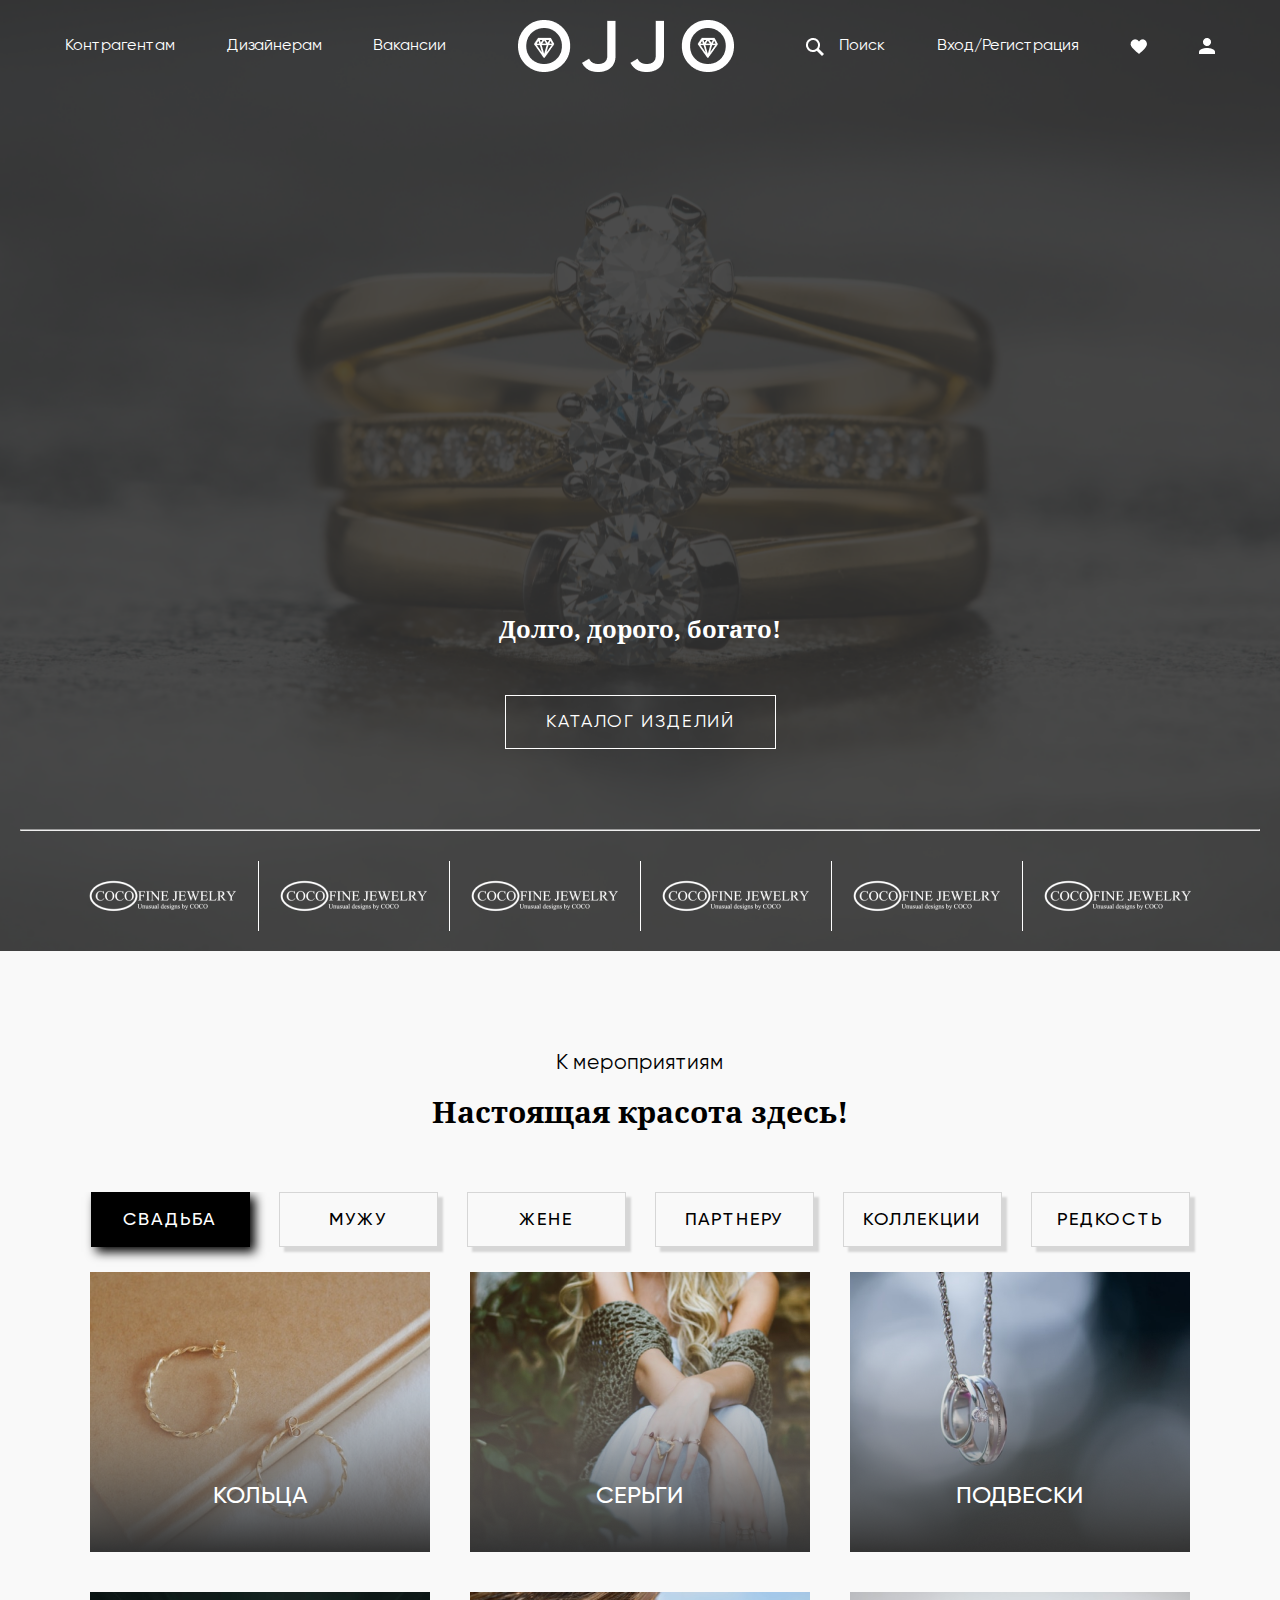
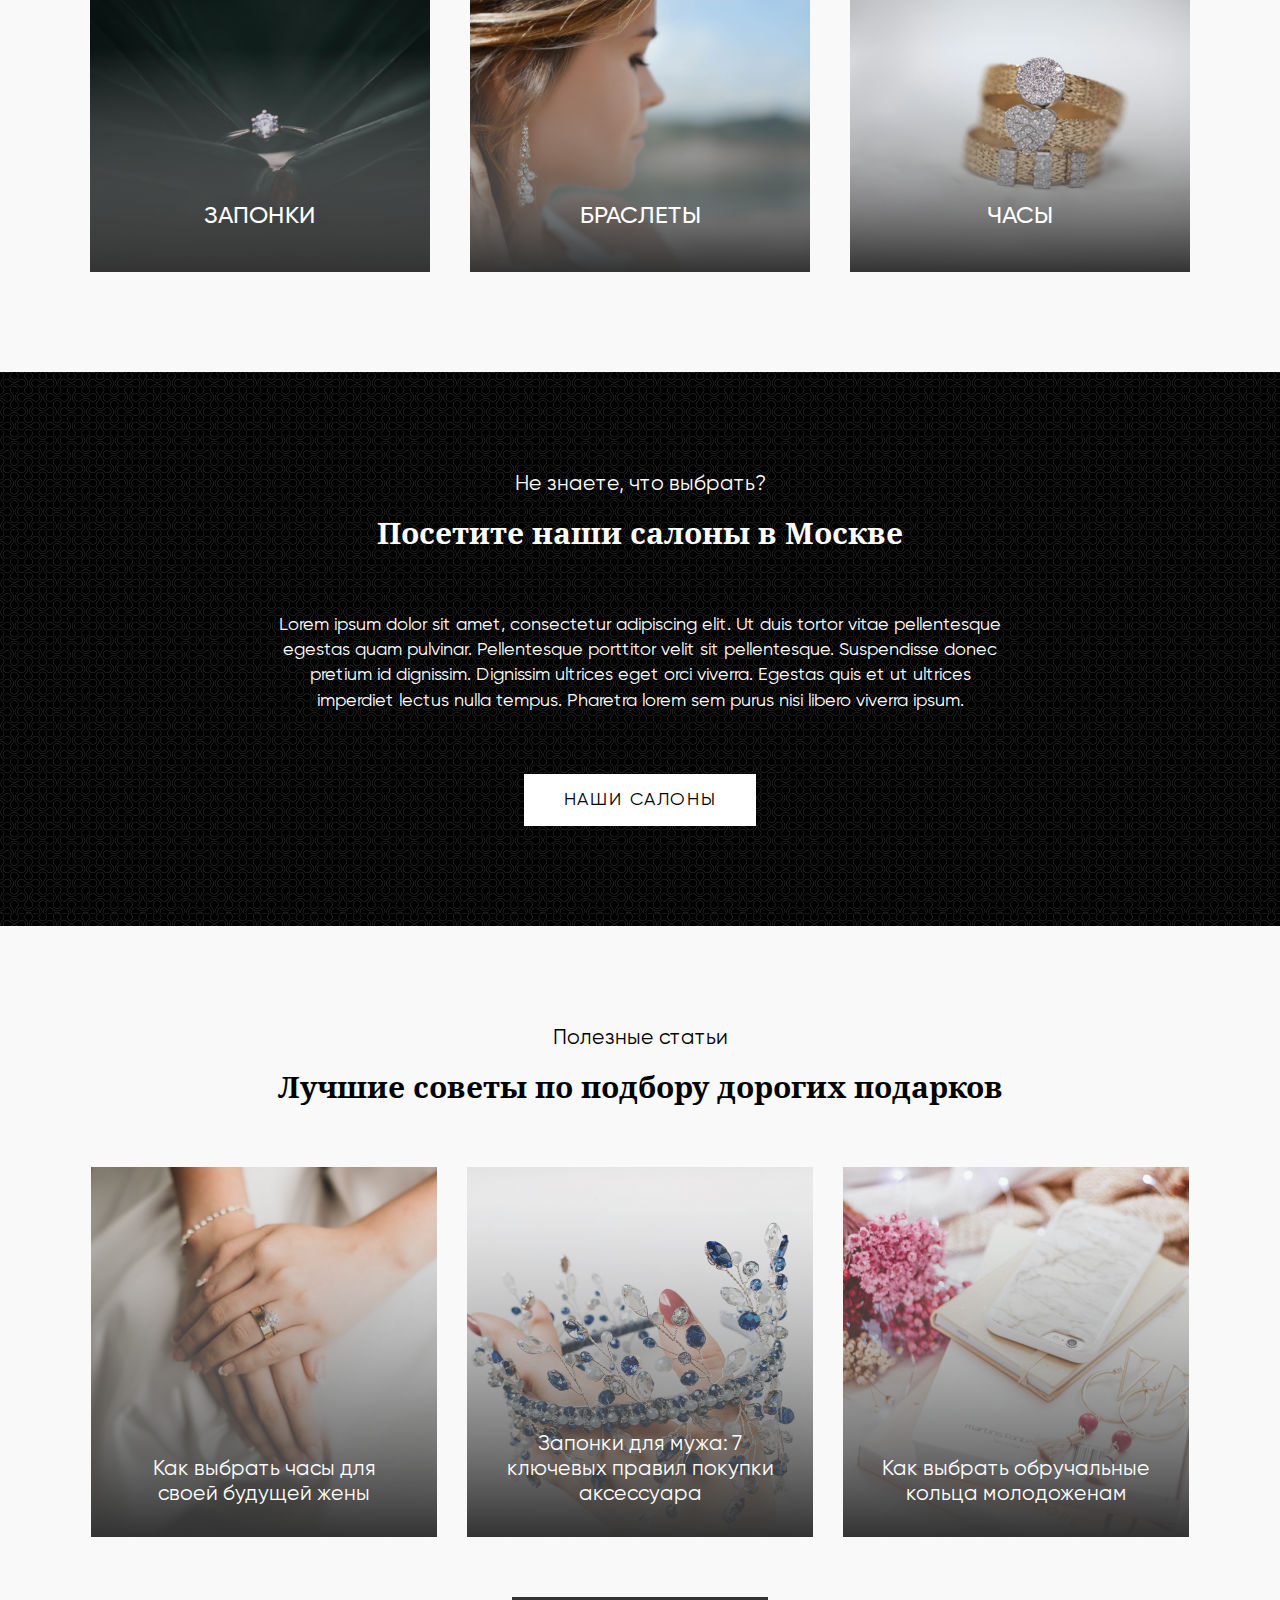
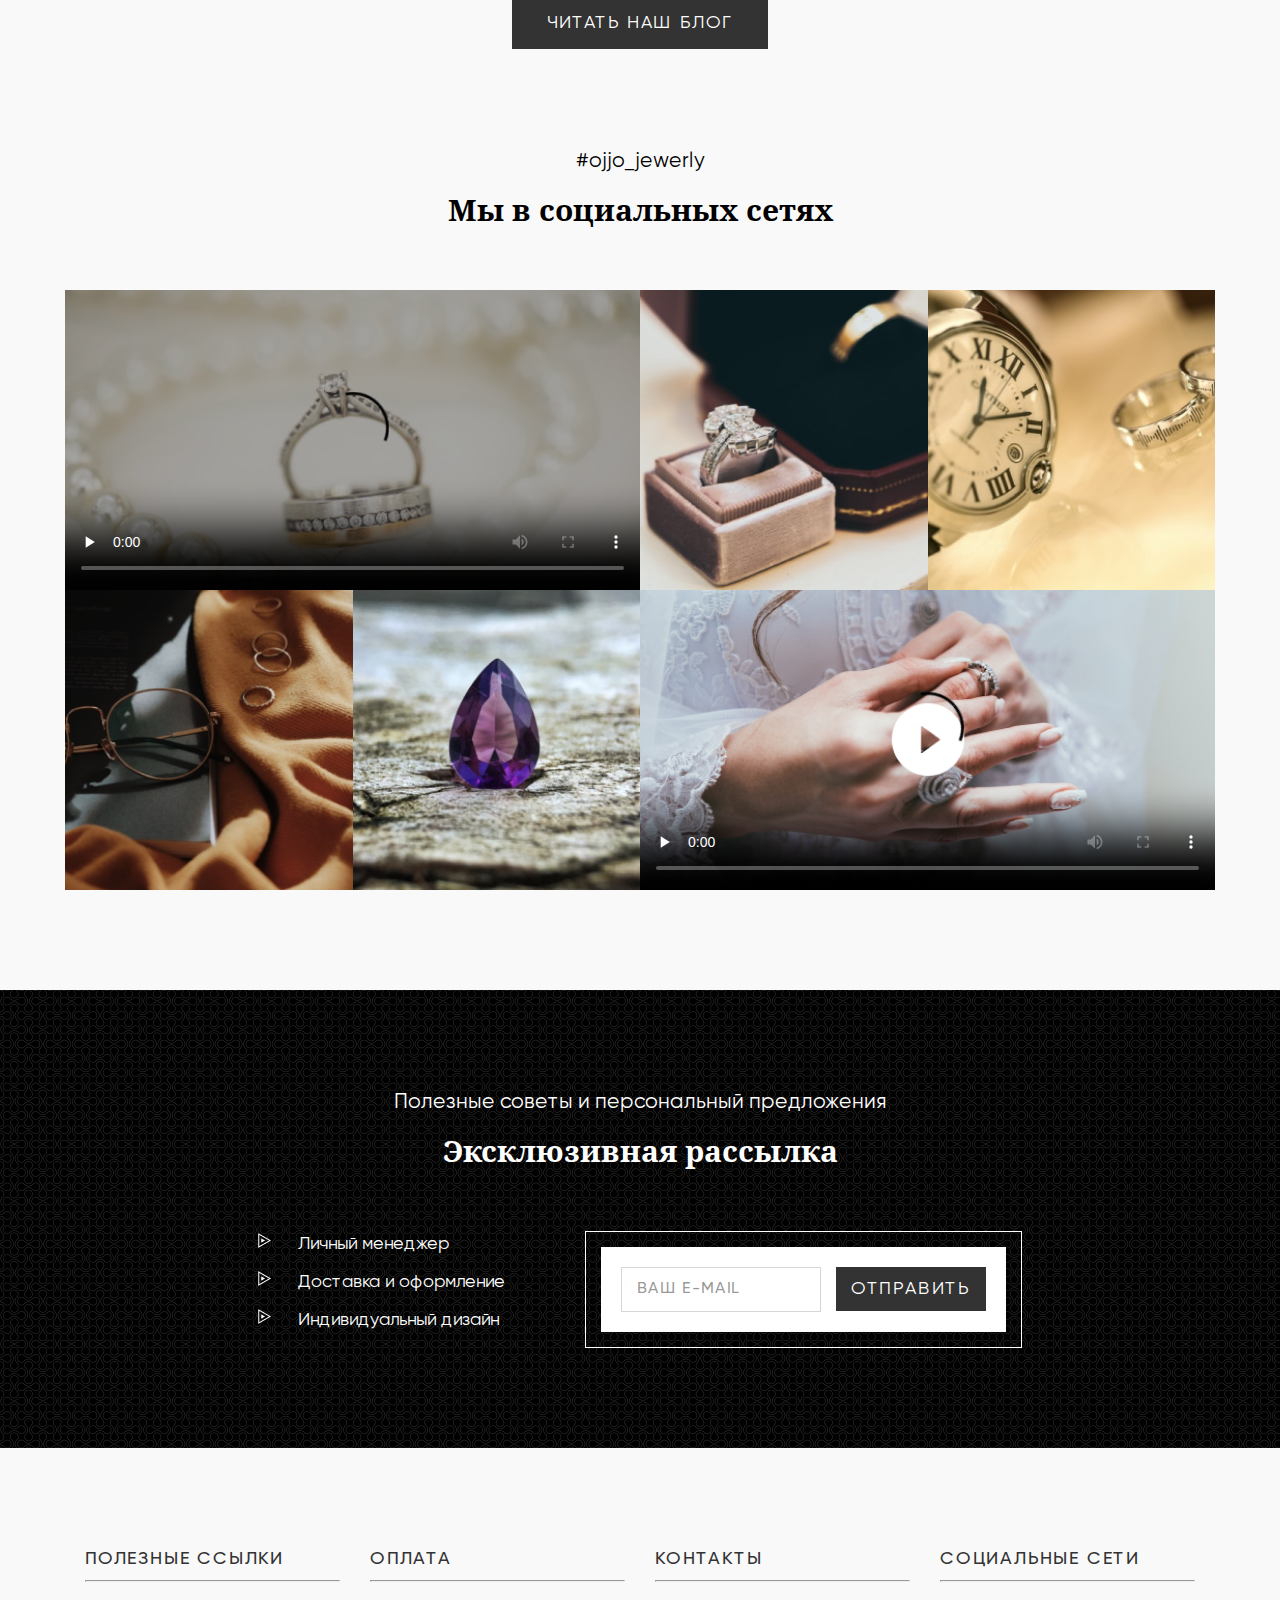
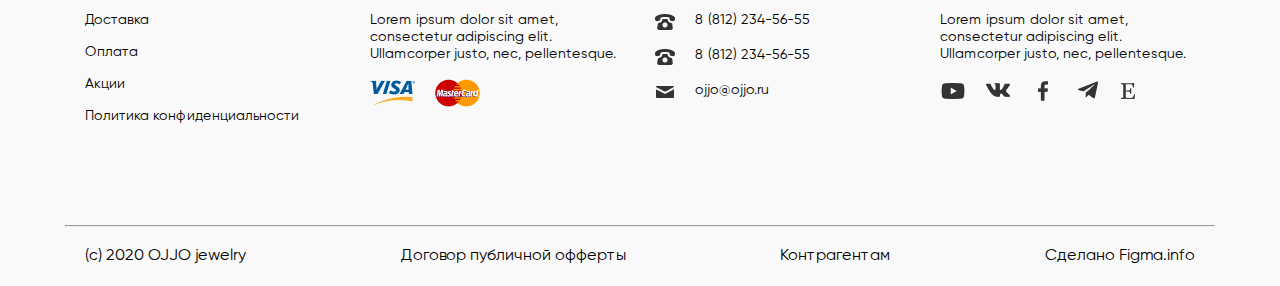
<file: index.html>
<!DOCTYPE html>
<html lang="ru">

<head>
   <meta charset="UTF-8">
   <meta name="viewport" content="width=device-width, initial-scale=1.0">
   <link rel="stylesheet" href="css/style.css">
   <title>OJJO</title>
</head>

<body>
   <div class="poster  poster-bgi">
      <nav>
         <div class="desktop-nav">
            <ul>
               <li><a href="" title="Контрагентам">Контрагентам</a></li>
               <li><a href="" title="Дизайнерам">Дизайнерам</a></li>
               <li><a href="" title="Вакансии">Вакансии</a></li>
               <li class="poster__logo"><a href="index.html" title="Главная страница"><img src="image/logo.png"
                        alt="Логотип"></a></li>
               <li class="poster__find-box"><img src="image/find-icon.png" alt="Лупа"><a href="" title="Поиск">Поиск</a>
               </li>
               <li><a href="" title="Вход/Регистрация">Вход/Регистрация</a></li>
               <li><a href="" title="Лайк"><img src="image/heart.png" alt="Лайк"></a></li>
               <li><a href="" title="Профиль"><img src="image/profile.png" alt="Профиль"></a></li>
            </ul>
         </div>
         <div class="mobile-nav">

            <div class="mobile-nav__logo">
               <a href="index.html" title="Главная страница"><img src="image/logo.png" alt="Логотип"></a>
            </div>
            <div class="mobile-nav__burger">
               <span></span>
            </div>
            <div class="mobile-nav__menu">
               <ul>
                  <li><a href="" title="Контрагентам">Контрагентам</a></li>
                  <li><a href="" title="Дизайнерам">Дизайнерам</a></li>
                  <li><a href="" title="Вакансии">Вакансии</a></li>
                  <li><a href="" title="Вход/Регистрация">Вход/Регистрация</a></li>
                  <hr>
                  <li><a href="" title="Лайк"><img src="image/heart.png" alt="Лайк"></a><a href="" title="Профиль"><img
                           src="image/profile.png" alt="Профиль"></a></li>
                  <hr>
                  <li><a href="" title="youtube"><img src="image\youtube-white.png" alt="youtube"></a>
                     <a href="" title="vk"><img src="image\vk-white.png" alt="vk"></a>
                     <a href="" title="facebook"><img src="image\facebook-white.png" alt="facebook"></a>
                     <a href="" title="telegram"><img src="image\telegram-white.png" alt="telegram"></a>
                     <a href="" title="etsy"><img src="image\etsy-white.png" alt="etsy"></a>
                  </li>
               </ul>
            </div>
         </div>
      </nav>
      <h2>Долго, дорого, богато!</h2>
      <div class="poster__button button"><a href="#catalog" title="Каталог изделий">каталог изделий</a></div>
      <hr>
      <div class="poster__brends-row">
         <div><img src="image/brend-image.png" alt="Лого бренда"></div>
         <div><img src="image/brend-image.png" alt="Лого бренда"></div>
         <div><img src="image/brend-image.png" alt="Лого бренда"></div>
         <div><img src="image/brend-image.png" alt="Лого бренда"></div>
         <div><img src="image/brend-image.png" alt="Лого бренда"></div>
         <div><img src="image/brend-image.png" alt="Лого бренда"></div>
      </div>
   </div>
   <section class="catalog" id="catalog">
      <div class="wrapper-content-width">
         <div class="catalog__title title">
            <div class="title__text">К мероприятиям</div>
            <h3 class="title__heeader">Настоящая красота здесь!</h3>
         </div>
         <div class="catalog__tabs tabs">
            <input id="tab-1" type="radio" name="tabs" checked>
            <label for="tab-1" title="Свадьба" class="tabs__item">Свадьба</label>

            <input id="tab-2" type="radio" name="tabs">
            <label for="tab-2" title="мужу" class="tabs__item">мужу</label>

            <input id="tab-3" type="radio" name="tabs">
            <label for="tab-3" title="жене" class="tabs__item">жене</label>

            <input id="tab-4" type="radio" name="tabs">
            <label for="tab-4" title="партнеру" class="tabs__item">партнеру</label>

            <input id="tab-5" type="radio" name="tabs">
            <label for="tab-5" title="коллекции" class="tabs__item">коллекции</label>

            <input id="tab-6" type="radio" name="tabs">
            <label for="tab-6" title="редкость" class="tabs__item">редкость</label>
            <div id="content-tab-1" class="tabs__cards">
               <div class="tabs__card card-1">
                  <a href="catalog.html" title="Кольца">КОЛЬЦА</a>
               </div>
               <div class="tabs__card card-2">
                  <a href="catalog.html" title="СЕРЬГИ">СЕРЬГИ</a>
               </div>
               <div class="tabs__card card-3">
                  <a href="catalog.html" title="ПОДВЕСКИ">ПОДВЕСКИ</a>
               </div>
               <div class="tabs__card card-4">
                  <a href="catalog.html" title="ЗАПОНКИ">ЗАПОНКИ</a>
               </div>
               <div class="tabs__card card-5">
                  <a href="catalog.html" title="БРАСЛЕТЫ">БРАСЛЕТЫ</a>
               </div>
               <div class="tabs__card card-6">
                  <a href="catalog.html" title="ЧАСЫ">ЧАСЫ</a>
               </div>
            </div>
            <div id="content-tab-2" class="tabs__cards">
               <div class="tabs__card card-1">
                  <a href="catalog.html" title="КОЛЬЦА">КОЛЬЦА</a>
               </div>
               <div class="tabs__card card-4">
                  <a href="catalog.html" title="ЗАПОНКИ">ЗАПОНКИ</a>
               </div>
               <div class="tabs__card card-6">
                  <a href="catalog.html" title="ЧАСЫ">ЧАСЫ</a>
               </div>
            </div>
            <div id="content-tab-3" class="tabs__cards">
               <div class="tabs__card card-1">
                  <a href="catalog.html" title="Кольца">КОЛЬЦА</a>
               </div>
               <div class="tabs__card card-2">
                  <a href="" title="СЕРЬГИ">СЕРЬГИ</a>
               </div>
               <div class="tabs__card card-3">
                  <a href="" title="ПОДВЕСКИ">ПОДВЕСКИ</a>
               </div>
               <div class="tabs__card card-5">
                  <a href="" title="БРАСЛЕТЫ">БРАСЛЕТЫ</a>
               </div>
               <div class="tabs__card card-6">
                  <a href="catalog.html" title="ЧАСЫ">ЧАСЫ</a>
               </div>
            </div>
            <div id="content-tab-4" class="tabs__cards">
               <div class="tabs__card card-1">
                  <a href="catalog.html" title="Кольца">КОЛЬЦА</a>
               </div>
               <div class="tabs__card card-2">
                  <a href="catalog.html" title="СЕРЬГИ">СЕРЬГИ</a>
               </div>
               <div class="tabs__card card-3">
                  <a href="catalog.html" title="ПОДВЕСКИ">ПОДВЕСКИ</a>
               </div>
               <div class="tabs__card card-4">
                  <a href="catalog.html" title="ЗАПОНКИ">ЗАПОНКИ</a>
               </div>
               <div class="tabs__card card-5">
                  <a href="catalog.html" title="БРАСЛЕТЫ">БРАСЛЕТЫ</a>
               </div>
               <div class="tabs__card card-6">
                  <a href="catalog.html" title="ЧАСЫ">ЧАСЫ</a>
               </div>
            </div>
            <div id="content-tab-5" class="tabs__cards">
               <div class="tabs__card card-4">
                  <a href="catalog.html" title="ЗАПОНКИ">ЗАПОНКИ</a>
               </div>
               <div class="tabs__card card-6">
                  <a href="catalog.html" title="ЧАСЫ">ЧАСЫ</a>
               </div>
            </div>
            <div id="content-tab-6" class="tabs__cards">
               <div class="tabs__card card-1">
                  <a href="catalog.html" title="Кольца">КОЛЬЦА</a>
               </div>
               <div class="tabs__card card-4">
                  <a href="catalog.html" title="ЗАПОНКИ">ЗАПОНКИ</a>
               </div>
            </div>
         </div>
      </div>
   </section>
   <section class="our-salon">
      <div class="wrapper-content-width">
         <div class="catalog__title title">
            <div class="title__text">Не знаете, что выбрать?</div>
            <h3 class="title__heeader">Посетите наши салоны в Москве</h3>
         </div>
         <div class="our-salon__text">
            Lorem ipsum dolor sit amet, consectetur adipiscing elit. Ut duis tortor vitae pellentesque egestas quam
            pulvinar. Pellentesque porttitor velit sit pellentesque. Suspendisse donec pretium id dignissim. Dignissim
            ultrices eget orci viverra. Egestas quis et ut ultrices imperdiet lectus nulla tempus. Pharetra lorem sem
            purus
            nisi libero viverra ipsum.
         </div>
         <div class="our-salon__button button"><a href="" title="Наши салоны">наши салоны</a></div>
      </div>
   </section>
   <section class="blog">
      <div class="wrapper-content-width">
         <div class="blog__title title">
            <div class="title__text">Полезные статьи</div>
            <h3 class="title__heeader">Лучшие советы по подбору дорогих подарков</h3>
         </div>
         <div class="blog__cards">
            <div class="blog__card card-1">
               <a href="" title="Как выбрать
               часы для своей
               будущей жены"><span>Как выбрать
                     часы для своей
                     будущей жены</span></a>
            </div>
            <div class="blog__card card-2">
               <a href="" title="Запонки для мужа:
               7 ключевых правил
               покупки аксессуара"><span>Запонки для мужа:
                     7 ключевых правил
                     покупки аксессуара</span></a>
            </div>
            <div class="blog__card card-3">
               <a href="" title="Как выбрать
               обручальные кольца
               молодоженам"><span>Как выбрать
                     обручальные кольца
                     молодоженам</span></a>
            </div>
         </div>
         <div class="blog__button button"><a href="" title="читать наш блог">читать наш блог</a></div>
      </div>
   </section>
   <section class="gallery">
      <div class="wrapper-content-width">
         <div class="gallery__title title">
            <div class="title__text">#ojjo_jewerly</div>
            <h3 class="title__heeader">Мы в социальных сетях</h3>
         </div>
         <div class="gallery__video-wrapper">
            <div><img src="image/gallery__image.png" alt="Кольцо"></div>
            <div><img src="image/gallery__image-2.png" alt="Часы"></div>
            <div><img src="image/gallery__image-3.png" alt="Очки"></div>
            <div><img src="image/gallery__image-4.png" alt="Бриллиант"></div>
            <div><video controls preload="none" poster="image/gallery-poster-video-1.png">
                  <source src="image/gallery-video.mp4" type="video/mp4">
                  <source src="" type="">
                  <img src="image/gallery-poster-video-1.png">
               </video></div>
            <div><video controls preload="none" poster="image/gallery-poster-video-2.png">
                  <source src="image/gallery-video.mp4" type="video/mp4">
                  <source src="" type="">
                  <img src="image/gallery-poster-video-2.png">
               </video></div>
         </div>
      </div>
   </section>
   <section class="subscribe">
      <div class="wrapper-content-width">
         <div class="subscribe__title title">
            <div class="title__text">Полезные советы и персональный предложения</div>
            <h3 class="title__heeader">Эксклюзивная рассылка</h3>
         </div>
         <div class="subscribe__body">
            <ul class="subscribe__list">
               <li>Личный менеджер</li>
               <li>Доставка и оформление</li>
               <li>Индивидуальный дизайн</li>
            </ul>
            <form action="get" class="subscribe__form">
               <div><input type="email" placeholder="Ваш e-mail">
                  <button type="submit" class="subscribe__button button" title="Отправить">Отправить</button>
               </div>
            </form>
         </div>
      </div>
   </section>
   <section class="contact">
      <div class="wrapper-content-width">
         <div class="contact__body">
            <div class="contact__item item">
               <div class="item__title">Полезные ссылки</div>
               <hr>
               <ul class="item__subtitle">
                  <li><a href="" title="Доставка">Доставка</a></li>
                  <li><a href="" title="Оплата">Оплата</a></li>
                  <li><a href="" title="Акции">Акции</a></li>
                  <li><a href="" title="Политика конфиденциальности">Политика конфиденциальности</a></li>
               </ul>
            </div>
            <div class="contact__item item">
               <div class="item__title">оплата</div>
               <hr>
               <ul class="item__subtitle">
                  <li>Lorem ipsum dolor sit amet, consectetur adipiscing elit. Ullamcorper justo, nec, pellentesque.
                  </li>
                  <li><img src="image/visa-icon.png" alt="иконка visa"><img src="image/masterCard-icon.png"
                        alt="иконка masterCard"></li>
               </ul>
            </div>
            <div class="contact__item item">
               <div class="item__title">контакты</div>
               <hr>
               <ul class="item__subtitle">
                  <li><img src="image/phone-icon.png" alt="иконка стационарного телефона">8 (812) 234-56-55</li>
                  <li><img src="image/phone-icon.png" alt="иконка стационарного телефона">8 (812) 234-56-55</li>
                  <li><img src="image\mail-icon.png" alt="иконка письма">ojjo@ojjo.ru</li>
               </ul>
            </div>
            <div class="contact__item item">
               <div class="item__title">социальные сети</div>
               <hr>
               <ul class="item__subtitle">
                  <li>Lorem ipsum dolor sit amet, consectetur adipiscing elit. Ullamcorper justo, nec, pellentesque.
                  </li>
                  <li>
                     <a href="" title="youtube"><img src="image\youtube-icon.png" alt="youtube"></a>
                     <a href="" title="vk"><img src="image\vk-icon.png" alt="vk"></a>
                     <a href="" title="facebook"><img src="image\facebook-icon.png" alt="facebook"></a>
                     <a href="" title="telegram"><img src="image\telegram-icon.png" alt="telegram"></a>
                     <a href="" title="etsy"><img src="image\etsy-icon.png" alt="etsy"></a>
                  </li>
               </ul>
            </div>

         </div>
      </div>
   </section>
   <footer class="footer">
      <div class="wrapper-content-width">
         <hr>
         <div class="footer__body">
            <div>(c) 2020 OJJO jewelry</div>
            <div><a href="" title="Договор публичной офферты">Договор публичной офферты</a></div>
            <div><a href="" title="Контрагентам">Контрагентам</a></div>
            <div>Сделано Figma.info</div>
         </div>
      </div>
   </footer>
   <script src="https://ajax.googleapis.com/ajax/libs/jquery/1.12.4/jquery.min.js"></script>
   <script src="./js/script.js"></script>
</body>

</html>
</file>
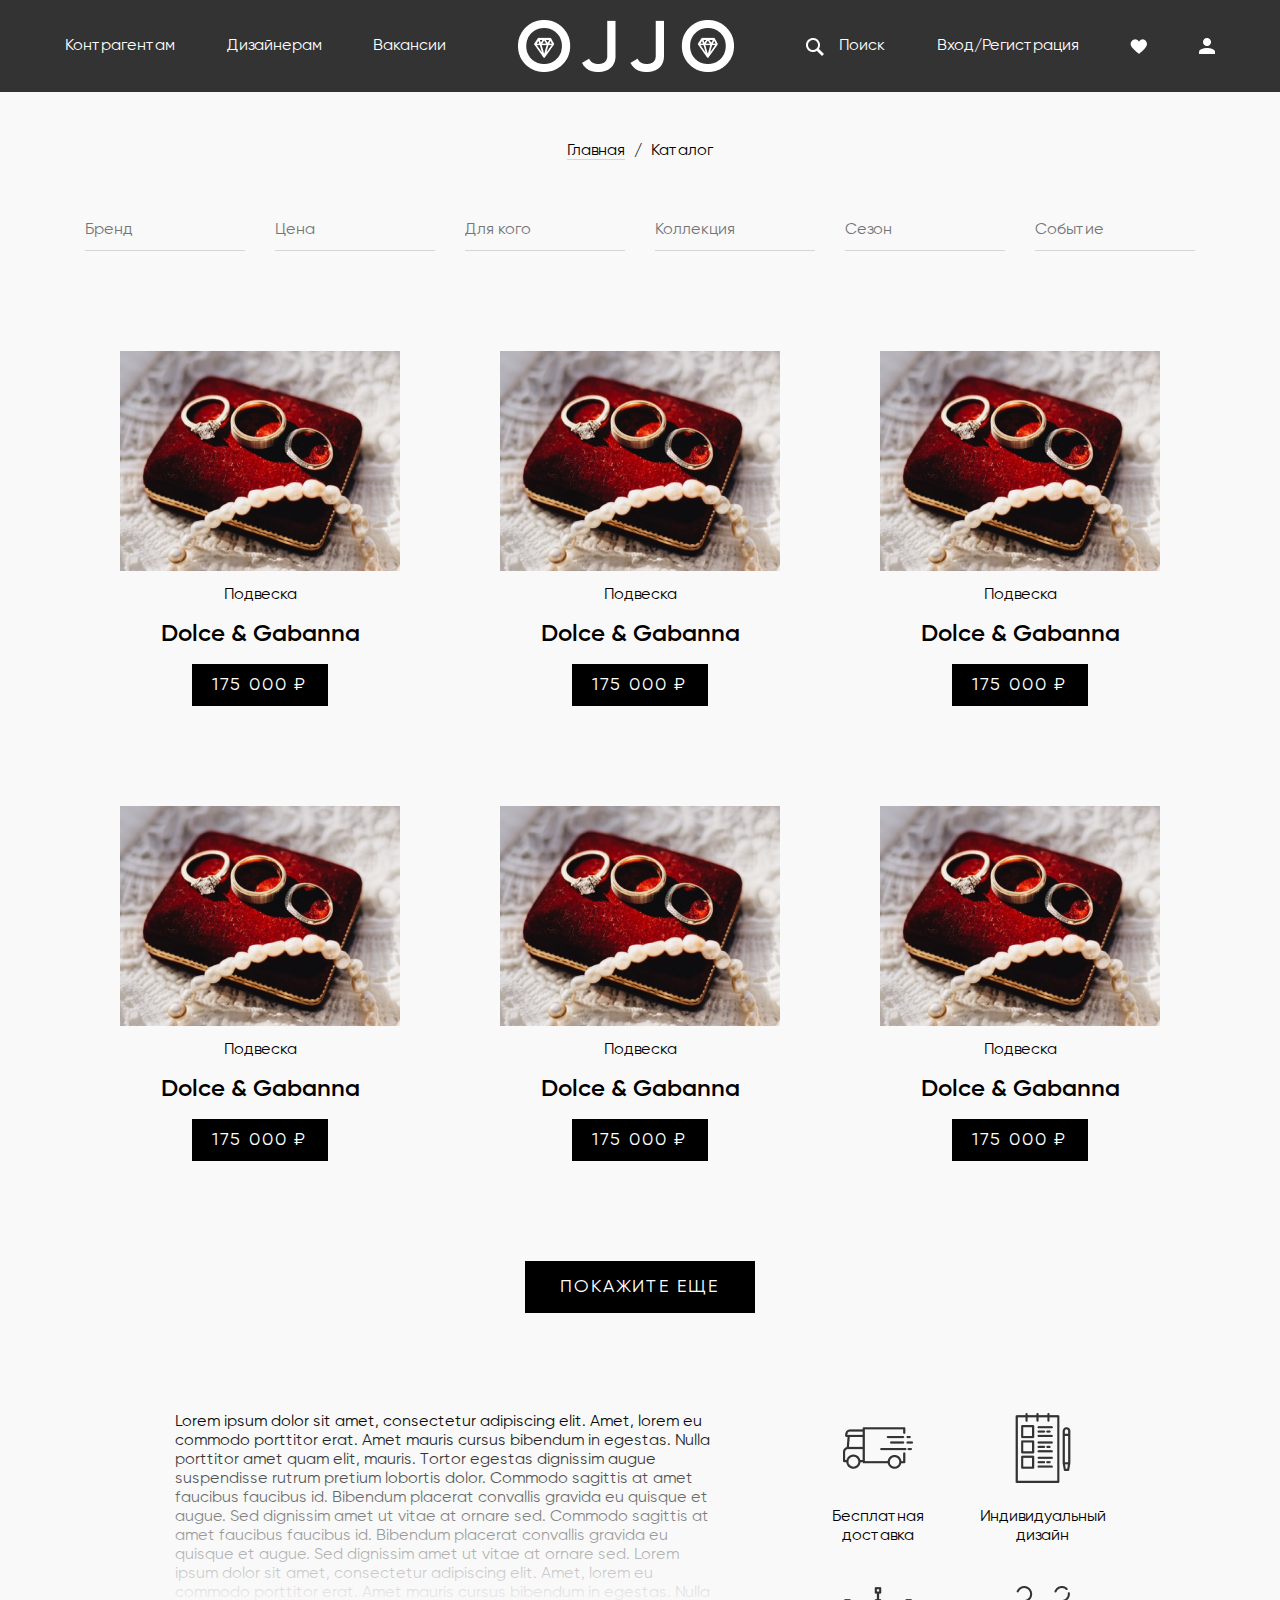
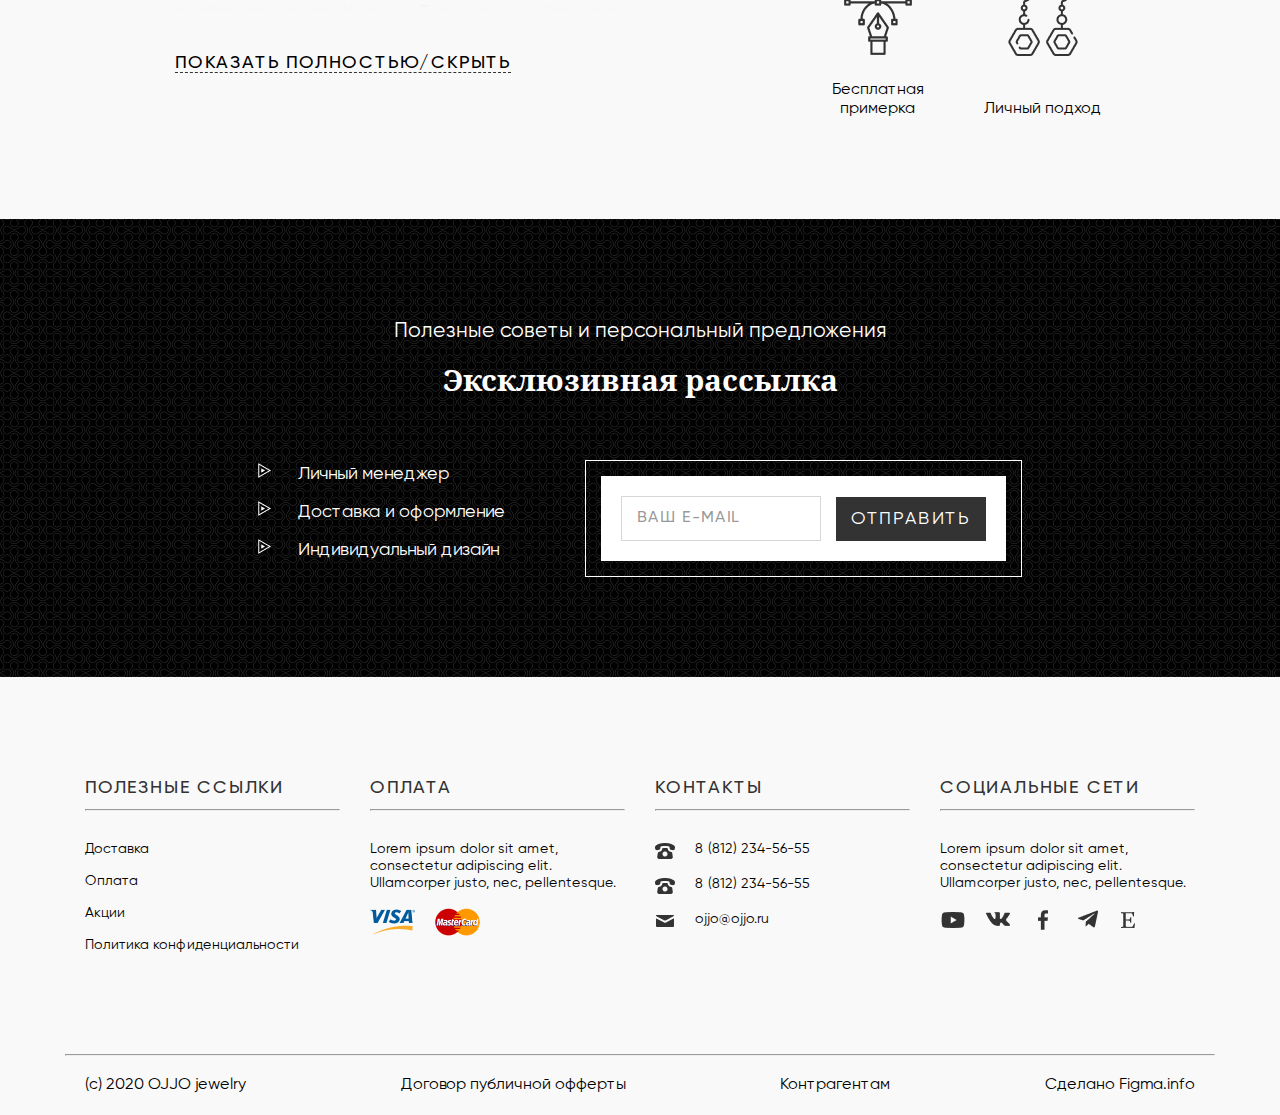
<file: catalog.html>
<!DOCTYPE html>
<html lang="ru">

<head>
   <meta charset="UTF-8">
   <meta name="viewport" content="width=device-width, initial-scale=1.0">
   <link rel="stylesheet" href="css/style.css">
   <title>OJJO</title>
</head>

<body>
   <section class="poster">
      <nav>
         <div class="desktop-nav">
            <ul>
               <li><a href="" title="Контрагентам">Контрагентам</a></li>
               <li><a href="" title="Дизайнерам">Дизайнерам</a></li>
               <li><a href="" title="Вакансии">Вакансии</a></li>
               <li class="poster__logo"><a href="index.html" title="Главная страница"><img src="image/logo.png"
                        alt="Логотип"></a></li>
               <li class="poster__find-box"><img src="image/find-icon.png" alt="Лупа"><a href="" title="Поиск">Поиск</a>
               </li>
               <li><a href="" title="Вход/Регистрация">Вход/Регистрация</a></li>
               <li><a href="" title="Лайк"><img src="image/heart.png" alt="Лайк"></a></li>
               <li><a href="" title="Профиль"><img src="image/profile.png" alt="Профиль"></a></li>
            </ul>
         </div>
         <div class="mobile-nav">
            <div class="mobile-nav__logo">
               <a href="index.html" title="Главная страница"><img src="image/logo.png" alt="Логотип"></a>
            </div>
            <div class="mobile-nav__burger">
               <span></span>
            </div>
            <div class="mobile-nav__menu">
               <ul>
                  <li><a href="" title="Контрагентам">Контрагентам</a></li>
                  <li><a href="" title="Дизайнерам">Дизайнерам</a></li>
                  <li><a href="" title="Вакансии">Вакансии</a></li>
                  <li><a href="" title="Вход/Регистрация">Вход/Регистрация</a></li>
                  <hr>
                  <li><a href="" title="Лайк"><img src="image/heart.png" alt="Лайк"></a><a href="" title="Профиль"><img
                           src="image/profile.png" alt="Профиль"></a></li>
                  <hr>
                  <li><a href="" title="youtube"><img src="image\youtube-white.png" alt="youtube"></a>
                     <a href="" title="vk"><img src="image\vk-white.png" alt="vk"></a>
                     <a href="" title="facebook"><img src="image\facebook-white.png" alt="facebook"></a>
                     <a href="" title="telegram"><img src="image\telegram-white.png" alt="telegram"></a>
                     <a href="" title="etsy"><img src="image\etsy-white.png" alt="etsy"></a>
                  </li>
               </ul>
            </div>
         </div>
      </nav>
   </section>
   <div class="breadcrumbs">
      <div class="wrapper-content-width">
         <ul class="breadcrumb">
            <li><a href="index.html" title="Перейти на главную старницу">Главная</a></li>
            <li>Каталог</li>
         </ul>
      </div>
   </div>
   <section class="catalog-page">
      <div class="wrapper-content-width">
         <div class="catalog-page__select-option">
            <input type="text" name="brend" list="brend-id" placeholder="Бренд">
            <datalist id="brend-id">
               <option value="Dolce&Gabanna">
               <option value="Harry Winston">
               <option value="Buccellati">
               <option value="Tiffany & Co.">
            </datalist>
            <input name="price" list="price-id" placeholder="Цена">
            <datalist id="price-id">
               <option value="&#60; 100">
               <option value="100-500">
               <option value="500-1000">
               <option value="&#62; 1000">
            </datalist>
            <input name="for-who" list="for-who-id" placeholder="Для кого">
            <datalist id="for-who-id">
               <option value="Для него">
               <option value="Для нее">
               <option value="Для отца">
               <option value="Для матери">
            </datalist>
            <input name="сollection" list="сollection-id" placeholder="Коллекция">
            <datalist id="сollection-id">
               <option value="Dolce&Gabanna">
               <option value="Harry Winston">
               <option value="Buccellati">
               <option value="Tiffany & Co.">
            </datalist>
            <input name="season" list="season-id" placeholder="Сезон">
            <datalist id="season-id">
               <option value="Зима">
               <option value="Лето">
               <option value="Осень">
               <option value="Весна">
            </datalist>
            <input name="event" list="event-id" placeholder="Событие">
            <datalist id="event-id">
               <option value="Свадьба">
               <option value="Похороны">
               <option value="День Рождение">
               <option value="8 марта">
               <option value="День влюбленных">
            </datalist>
         </div>
         <div class="catalog-page__cards-wrapper">
            <div class="catalog-page__card">
               <a href="product.html" title="Перейти в карточку данного товара"><img src="image/Image-product.png"
                     alt="Фотография товара"></a>
               <div class="catalog-page__category-name">Подвеска</div>
               <div class="catalog-page__product-name">Dolce & Gabanna</div>
               <div class="catalog-page__button-price button"><a href="" title="Перейти к покупке товара">175 000 ₽</a>
               </div>
            </div>
            <div class="catalog-page__card">
               <a href="product.html" title="Перейти в карточку данного товара"><img src="image/Image-product.png"
                     alt="Фотография товара"></a>
               <div class="catalog-page__category-name">Подвеска</div>
               <div class="catalog-page__product-name">Dolce & Gabanna</div>
               <div class="catalog-page__button-price button"><a href="" title="Перейти к покупке товара">175 000 ₽</a>
               </div>
            </div>
            <div class="catalog-page__card">
               <a href="product.html" title="Перейти в карточку данного товара"><img src="image/Image-product.png"
                     alt="Фотография товара"></a>
               <div class="catalog-page__category-name">Подвеска</div>
               <div class="catalog-page__product-name">Dolce & Gabanna</div>
               <div class="catalog-page__button-price button"><a href="" title="Перейти к покупке товара">175 000 ₽</a>
               </div>
            </div>
            <div class="catalog-page__card">
               <a href="product.html" title="Перейти в карточку данного товара"><img src="image/Image-product.png"
                     alt="Фотография товара"></a>
               <div class="catalog-page__category-name">Подвеска</div>
               <div class="catalog-page__product-name">Dolce & Gabanna</div>
               <div class="catalog-page__button-price button"><a href="" title="Перейти к покупке товара">175 000 ₽</a>
               </div>
            </div>
            <div class="catalog-page__card">
               <a href="product.html" title="Перейти в карточку данного товара"><img src="image/Image-product.png"
                     alt="Фотография товара"></a>
               <div class="catalog-page__category-name">Подвеска</div>
               <div class="catalog-page__product-name">Dolce & Gabanna</div>
               <div class="catalog-page__button-price button"><a href="" title="Перейти к покупке товара">175 000 ₽</a>
               </div>
            </div>
            <div class="catalog-page__card">
               <a href="product.html" title="Перейти в карточку данного товара"><img src="image/Image-product.png"
                     alt="Фотография товара"></a>
               <div class="catalog-page__category-name">Подвеска</div>
               <div class="catalog-page__product-name">Dolce & Gabanna</div>
               <div class="catalog-page__button-price button"><a href="" title="Перейти к покупке товара">175 000 ₽</a>
               </div>
            </div>
         </div>
         <div class="button"><a class="catalog-page__show-more" href="" title="Показать еще">Покажите
               еще</a></div>
      </div>
   </section>

   <section class="about-our-shop">
      <div>
         <div class="about-our-shop__text">Lorem ipsum dolor sit amet, consectetur adipiscing elit. Amet,
            lorem eu commodo porttitor erat. Amet mauris cursus bibendum in egestas. Nulla porttitor amet quam elit,
            mauris. Tortor egestas dignissim augue suspendisse rutrum pretium lobortis dolor. Commodo sagittis at
            amet faucibus faucibus id. Bibendum placerat convallis gravida eu quisque et augue. Sed dignissim amet ut
            vitae at ornare sed.
            Commodo sagittis at amet faucibus faucibus id. Bibendum placerat convallis gravida eu quisque et augue.
            Sed dignissim amet ut vitae at ornare sed.
            Lorem ipsum dolor sit amet, consectetur adipiscing elit. Amet,
            lorem eu commodo porttitor erat. Amet mauris cursus bibendum in egestas. Nulla porttitor amet quam elit,
            mauris. Tortor egestas dignissim augue suspendisse rutrum pretium lobortis dolor. Commodo sagittis at
            amet faucibus faucibus id. Bibendum placerat convallis gravida eu quisque et augue. Sed dignissim amet ut
            vitae at ornare sed.
            Commodo sagittis at amet faucibus faucibus id. Bibendum placerat convallis gravida eu quisque et augue.
            Sed dignissim amet ut vitae at ornare sed.
            <div></div>

         </div>
         <div class="about-our-shop__read-more">Показать полностью/Скрыть</div>
      </div>
      <div class="about-our-shop__advantages">
         <div class="about-our-shop__advantage">
            <img src="image/delivery-icon.png" alt="Иконка машины">
            <p>Бесплатная
               доставка</p>
         </div>
         <div class="about-our-shop__advantage">
            <img src="image\design-icon.png" alt="Иконка блокнота">
            <p>Индивидуальный
               дизайн</p>
         </div>
         <div class="about-our-shop__advantage">
            <img src="image\ribbon-icon.png" alt="Иконка примерочной">
            <p>Бесплатная
               примерка</p>
         </div>
         <div class="about-our-shop__advantage">
            <img src="image\jewelry-icon.png" alt="Икнока серьги">
            <p>Личный
               подход</p>
         </div>
      </div>
   </section>
   </div>
   </section>
   <section class="subscribe">
      <div class="wrapper-content-width">
         <div class="subscribe__title title">
            <div class="title__text">Полезные советы и персональный предложения</div>
            <h3 class="title__heeader">Эксклюзивная рассылка</h3>
         </div>
         <div class="subscribe__body">
            <ul class="subscribe__list">
               <li>Личный менеджер</li>
               <li>Доставка и оформление</li>
               <li>Индивидуальный дизайн</li>
            </ul>
            <form action="get" class="subscribe__form">
               <div><input type="email" placeholder="Ваш e-mail">
                  <button type="submit" class="subscribe__button button" title="Отправить">Отправить</button>
               </div>
            </form>
         </div>
      </div>
   </section>
   <section class="contact">
      <div class="wrapper-content-width">
         <div class="contact__body">
            <div class="contact__item item">
               <div class="item__title">Полезные ссылки</div>
               <hr>
               <ul class="item__subtitle">
                  <li><a href="" title="Доставка">Доставка</a></li>
                  <li><a href="" title="Оплата">Оплата</a></li>
                  <li><a href="" title="Акции">Акции</a></li>
                  <li><a href="" title="Политика конфиденциальности">Политика конфиденциальности</a></li>
               </ul>
            </div>
            <div class="contact__item item">
               <div class="item__title">оплата</div>
               <hr>
               <ul class="item__subtitle">
                  <li>Lorem ipsum dolor sit amet, consectetur adipiscing elit. Ullamcorper justo, nec, pellentesque.
                  </li>
                  <li><img src="image/visa-icon.png" alt="иконка visa"><img src="image/masterCard-icon.png"
                        alt="иконка masterCard"></li>
               </ul>
            </div>
            <div class="contact__item item">
               <div class="item__title">контакты</div>
               <hr>
               <ul class="item__subtitle">
                  <li><img src="image/phone-icon.png" alt="иконка стационарного телефона">8 (812) 234-56-55</li>
                  <li><img src="image/phone-icon.png" alt="иконка стационарного телефона">8 (812) 234-56-55</li>
                  <li><img src="image\mail-icon.png" alt="иконка письма">ojjo@ojjo.ru</li>
               </ul>
            </div>
            <div class="contact__item item">
               <div class="item__title">социальные сети</div>
               <hr>
               <ul class="item__subtitle">
                  <li>Lorem ipsum dolor sit amet, consectetur adipiscing elit. Ullamcorper justo, nec, pellentesque.
                  </li>
                  <li>
                     <a href="" title="youtube"><img src="image\youtube-icon.png" alt="youtube"></a>
                     <a href="" title="vk"><img src="image\vk-icon.png" alt="vk"></a>
                     <a href="" title="facebook"><img src="image\facebook-icon.png" alt="facebook"></a>
                     <a href="" title="telegram"><img src="image\telegram-icon.png" alt="telegram"></a>
                     <a href="" title="etsy"><img src="image\etsy-icon.png" alt="etsy"></a>
                  </li>
               </ul>
            </div>

         </div>
      </div>
   </section>
   <footer class="footer">
      <div class="wrapper-content-width">
         <hr>
         <div class="footer__body">
            <div>(c) 2020 OJJO jewelry</div>
            <div><a href="" title="Договор публичной офферты">Договор публичной офферты</a></div>
            <div><a href="" title="Контрагентам">Контрагентам</a></div>
            <div>Сделано Figma.info</div>
         </div>
      </div>
   </footer>
   <script src="https://ajax.googleapis.com/ajax/libs/jquery/1.12.4/jquery.min.js"></script>
   <script src="./js/script.js"></script>
</body>

</html>
</file>
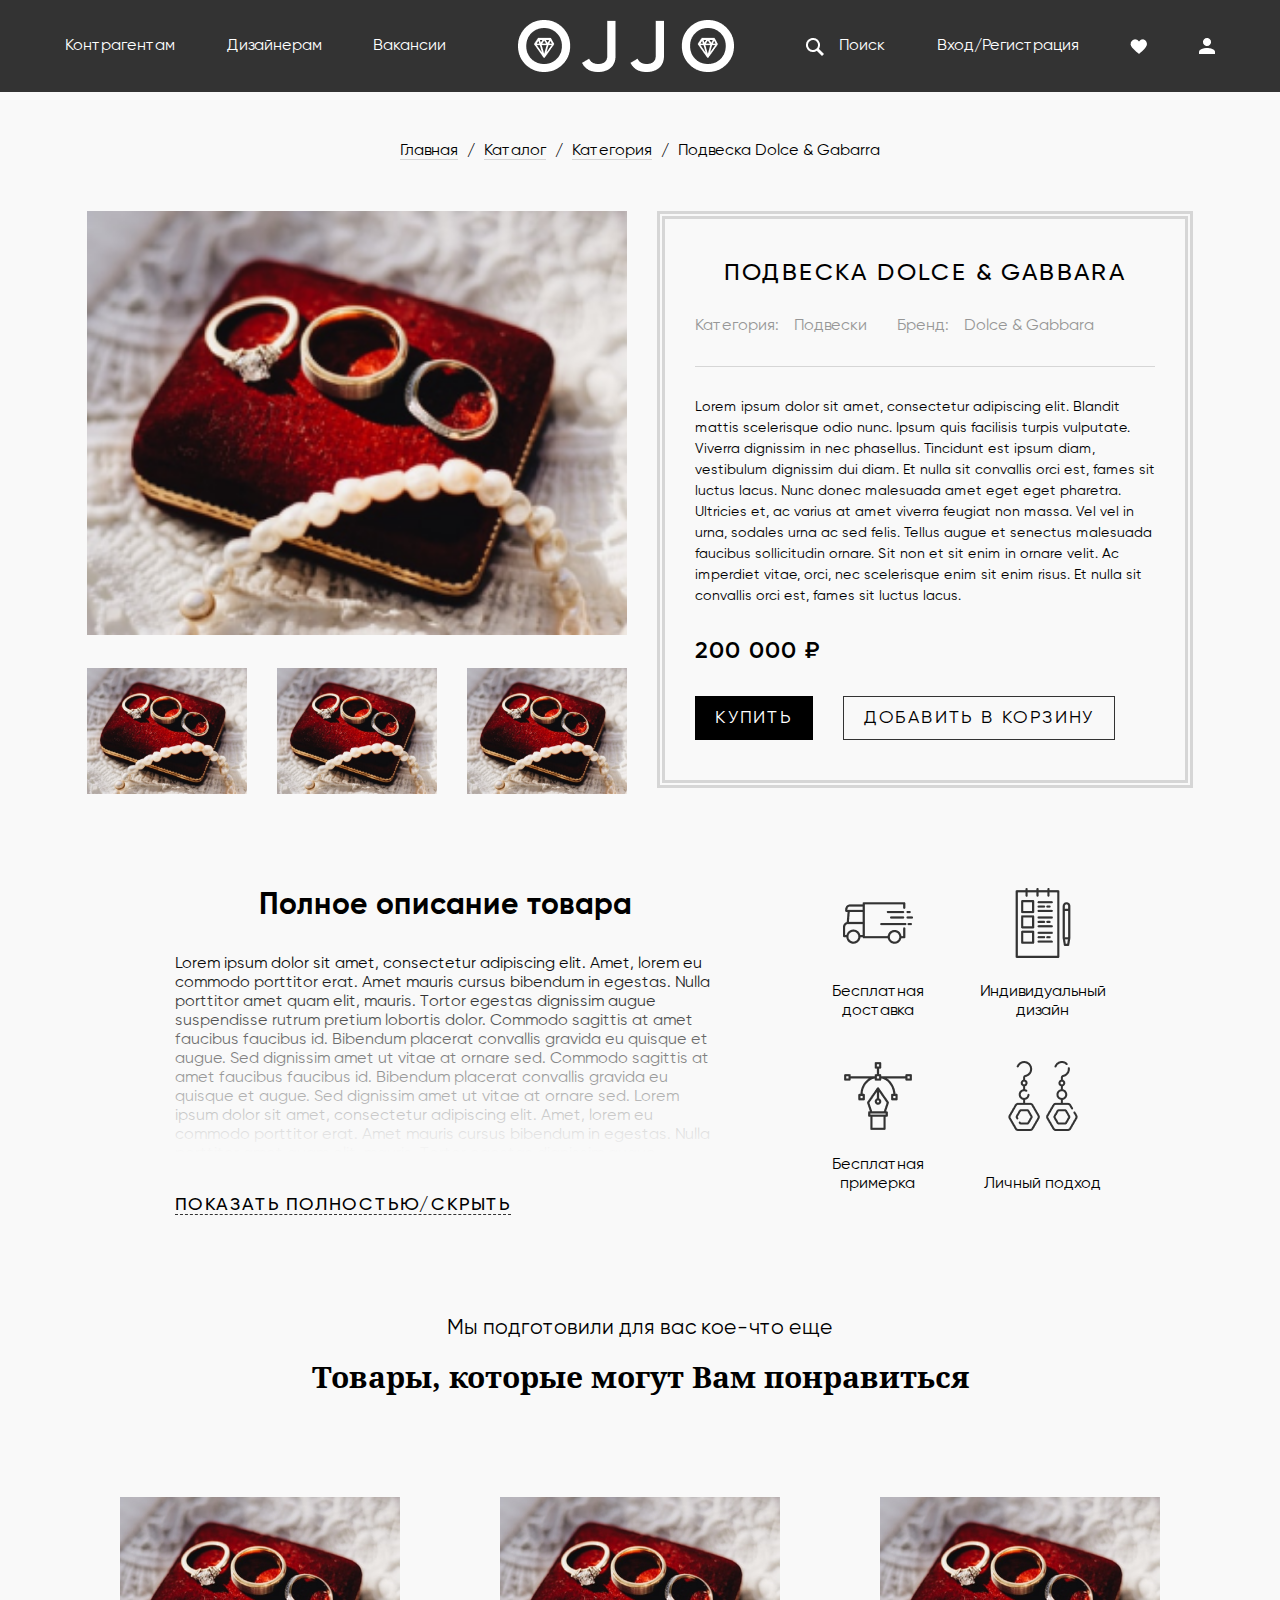
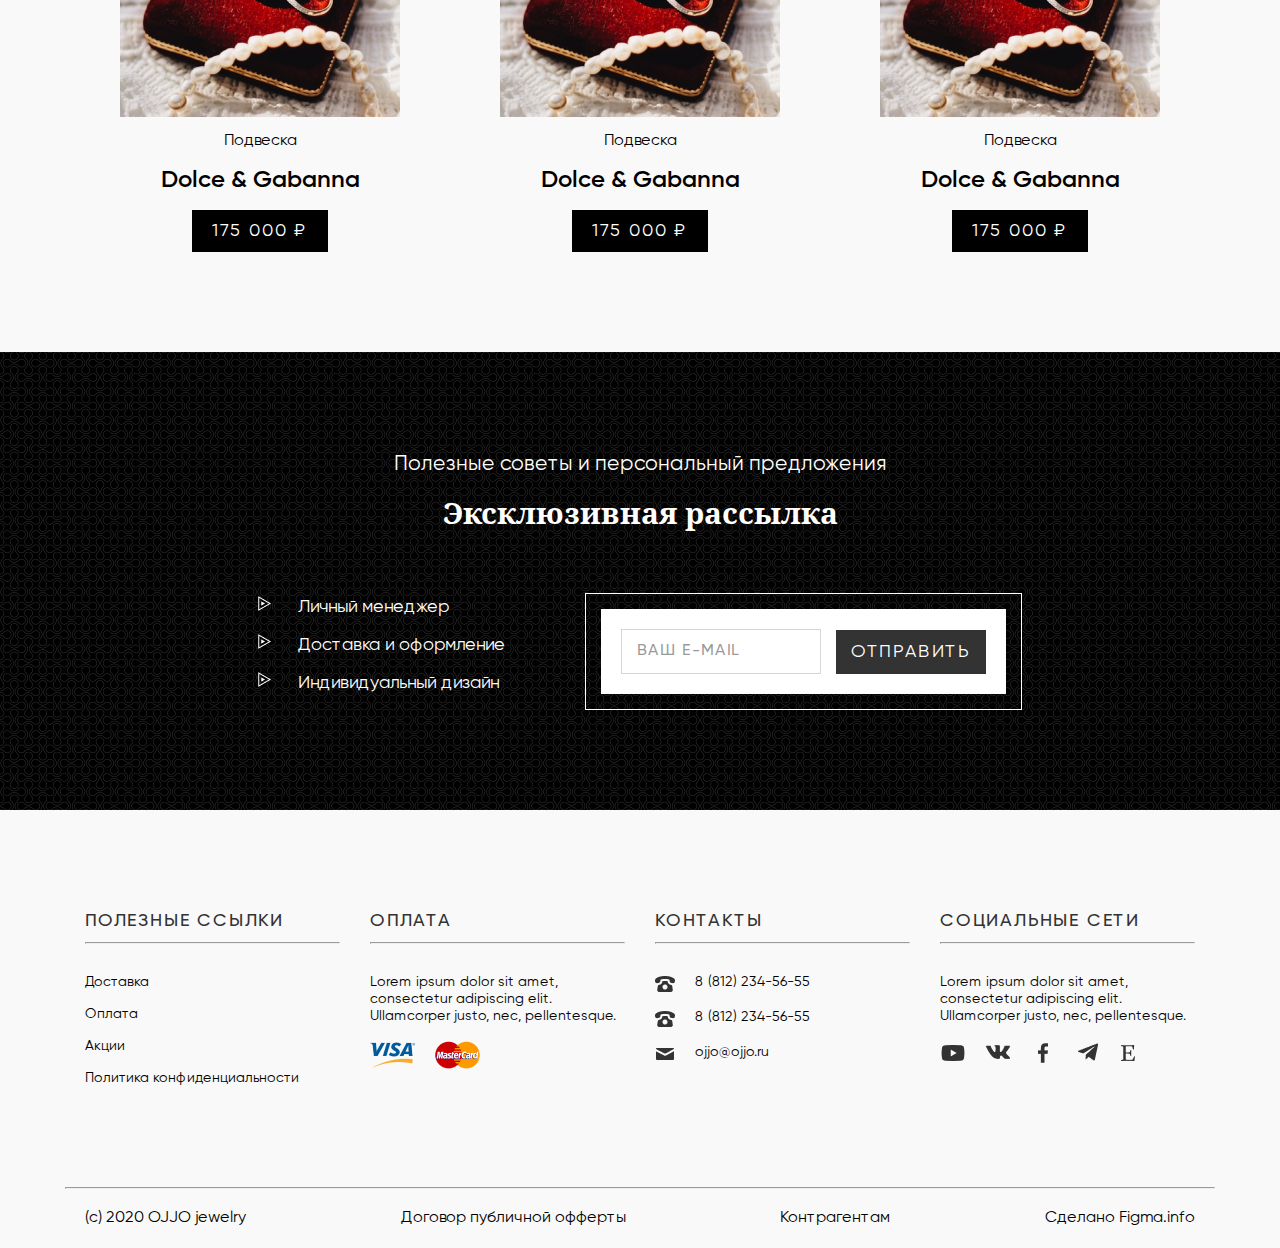
<file: product.html>
<!DOCTYPE html>
<html lang="ru">

<head>
   <meta charset="UTF-8">
   <meta name="viewport" content="width=device-width, initial-scale=1.0">
   <link rel="stylesheet" href="css/style.css">
   <title>OJJO</title>
</head>

<body>
   <section class="poster">
      <nav>
         <div class="desktop-nav">
            <ul>
               <li><a href="" title="Контрагентам">Контрагентам</a></li>
               <li><a href="" title="Дизайнерам">Дизайнерам</a></li>
               <li><a href="" title="Вакансии">Вакансии</a></li>
               <li class="poster__logo"><a href="index.html" title="Главная страница"><img src="image/logo.png"
                        alt="Логотип"></a></li>
               <li class="poster__find-box"><img src="image/find-icon.png" alt="Лупа"><a href="" title="Поиск">Поиск</a>
               </li>
               <li><a href="" title="Вход/Регистрация">Вход/Регистрация</a></li>
               <li><a href="" title="Лайк"><img src="image/heart.png" alt="Лайк"></a></li>
               <li><a href="" title="Профиль"><img src="image/profile.png" alt="Профиль"></a></li>
            </ul>
         </div>
         <div class="mobile-nav">
            <div class="mobile-nav__logo">
               <a href="index.html" title="Главная страница"><img src="image/logo.png" alt="Логотип"></a>
            </div>
            <div class="mobile-nav__burger">
               <span></span>
            </div>
            <div class="mobile-nav__menu">
               <ul>
                  <li><a href="" title="Контрагентам">Контрагентам</a></li>
                  <li><a href="" title="Дизайнерам">Дизайнерам</a></li>
                  <li><a href="" title="Вакансии">Вакансии</a></li>
                  <li><a href="" title="Вход/Регистрация">Вход/Регистрация</a></li>
                  <hr>
                  <li><a href="" title="Лайк"><img src="image/heart.png" alt="Лайк"></a><a href="" title="Профиль"><img
                           src="image/profile.png" alt="Профиль"></a></li>
                  <hr>
                  <li><a href="" title="youtube"><img src="image\youtube-white.png" alt="youtube"></a>
                     <a href="" title="vk"><img src="image\vk-white.png" alt="vk"></a>
                     <a href="" title="facebook"><img src="image\facebook-white.png" alt="facebook"></a>
                     <a href="" title="telegram"><img src="image\telegram-white.png" alt="telegram"></a>
                     <a href="" title="etsy"><img src="image\etsy-white.png" alt="etsy"></a>
                  </li>
               </ul>
            </div>
         </div>
      </nav>
   </section>
   <div class="breadcrumbs">
      <div class="wrapper-content-width">
         <ul class="breadcrumb">
            <li><a href="index.html" title="Перейти на главную старницу">Главная</a></li>
            <li><a href="catalog.html" title="Перейти в каталог">Каталог</a></li>
            <li><a href="#" title="Перейти в раздел категории">Категория</a></li>
            <li>Подвеска Dolce & Gabarra</li>
         </ul>
      </div>
   </div>
   <section class="product-wrapper">
      <div class="wrapper-content-width">
         <div class="product-wrapper__photos">
            <img src="image/Image-product.png" alt="Фотография товара">
            <img src="image/Image-product.png" alt="Фотография товара">
            <img src="image/Image-product.png" alt="Фотография товара">
            <img src="image/Image-product.png" alt="Фотография товара">
         </div>
         <div class="product-wrapper__about">
            <h3 class="product-wrapper__title">Подвеска Dolce & Gabbara</h3>
            <div class="product-wrapper__tags">
               <div class="product-wrapper__tag">
                  <p>Категория:</p>
                  <p>Подвески</p>
               </div>
               <div class="product-wrapper__tag">
                  <p>Бренд:</p>
                  <p>Dolce & Gabbara</p>
               </div>
            </div>
            <div class="product-wrapper__hr"></div>
            <div class="product-wrapper__about-text">Lorem ipsum dolor sit amet, consectetur adipiscing elit. Blandit
               mattis scelerisque odio nunc. Ipsum
               quis facilisis turpis vulputate. Viverra dignissim in nec phasellus. Tincidunt est ipsum diam, vestibulum
               dignissim dui diam. Et nulla sit convallis orci est, fames sit luctus lacus. Nunc donec malesuada amet
               eget eget pharetra. Ultricies et, ac varius at amet viverra feugiat non massa.
               Vel vel in urna, sodales urna ac sed felis. Tellus augue et senectus malesuada faucibus sollicitudin
               ornare. Sit non et sit enim in ornare velit. Ac imperdiet vitae, orci, nec scelerisque enim sit enim
               risus.
               Et nulla sit convallis orci est, fames sit luctus lacus.
            </div>
            <div class="product-wrapper__about-price">200 000 ₽ </div>
            <div class="product-wrapper__about-row-button">
               <div class="product-wrapper__button-buy button"><a href="" title="Купить товар">Купить</a></div>
               <div class="product-wrapper__button-add-to-bag button"><a href=""
                     title="Добавить в корзину товар">добавить в корзину</a></div>
            </div>
         </div>
      </div>
   </section>
   <section class="about-our-shop">
      <div>
         <h3 class="about-our-shop__title">Полное описание товара
         </h3>
         <div class="about-our-shop__text">Lorem ipsum dolor sit amet, consectetur adipiscing elit. Amet,
            lorem eu commodo porttitor erat. Amet mauris cursus bibendum in egestas. Nulla porttitor amet quam elit,
            mauris. Tortor egestas dignissim augue suspendisse rutrum pretium lobortis dolor. Commodo sagittis at
            amet faucibus faucibus id. Bibendum placerat convallis gravida eu quisque et augue. Sed dignissim amet ut
            vitae at ornare sed.
            Commodo sagittis at amet faucibus faucibus id. Bibendum placerat convallis gravida eu quisque et augue.
            Sed dignissim amet ut vitae at ornare sed.
            Lorem ipsum dolor sit amet, consectetur adipiscing elit. Amet,
            lorem eu commodo porttitor erat. Amet mauris cursus bibendum in egestas. Nulla porttitor amet quam elit,
            mauris. Tortor egestas dignissim augue suspendisse rutrum pretium lobortis dolor. Commodo sagittis at
            amet faucibus faucibus id. Bibendum placerat convallis gravida eu quisque et augue. Sed dignissim amet ut
            vitae at ornare sed.
            Commodo sagittis at amet faucibus faucibus id. Bibendum placerat convallis gravida eu quisque et augue.
            Sed dignissim amet ut vitae at ornare sed.
            <div></div>

         </div>
         <div class="about-our-shop__read-more">Показать полностью/Скрыть</div>
      </div>
      <div class="about-our-shop__advantages">
         <div class="about-our-shop__advantage">
            <img src="image/delivery-icon.png" alt="Иконка машины">
            <p>Бесплатная
               доставка</p>
         </div>
         <div class="about-our-shop__advantage">
            <img src="image\design-icon.png" alt="Иконка блокнота">
            <p>Индивидуальный
               дизайн</p>
         </div>
         <div class="about-our-shop__advantage">
            <img src="image\ribbon-icon.png" alt="Икнока примерочной">
            <p>Бесплатная
               примерка</p>
         </div>
         <div class="about-our-shop__advantage">
            <img src="image\jewelry-icon.png" alt="Иконка серьги">
            <p>Личный
               подход</p>
         </div>
      </div>
   </section>

   <section class="more-good">
      <div class="wrapper-content-width">
         <div class="more-good__title title">
            <div class="title__text">Мы подготовили для вас кое-что еще</div>
            <h3 class="title__heeader">Товары, которые могут Вам понравиться</h3>
         </div>
         <div class="catalog-page__cards-wrapper">
            <div class="catalog-page__card">
               <a href="" title="Перейти в карточку данного товара"><img src="image/Image-product.png"
                     alt="Фотография товара"></a>
               <div class="catalog-page__category-name">Подвеска</div>
               <div class="catalog-page__product-name">Dolce & Gabanna</div>
               <div class="catalog-page__button-price button"><a href="" title="Перейти к покупке товара">175 000 ₽</a>
               </div>
            </div>
            <div class="catalog-page__card">
               <a href="" title="Перейти в карточку данного товара"><img src="image/Image-product.png"
                     alt="Фотография товара"></a>
               <div class="catalog-page__category-name">Подвеска</div>
               <div class="catalog-page__product-name">Dolce & Gabanna</div>
               <div class="catalog-page__button-price button"><a href="" title="Перейти к покупке товара">175 000 ₽</a>
               </div>
            </div>
            <div class="catalog-page__card">
               <a href="" title="Перейти в карточку данного товара"><img src="image/Image-product.png"
                     alt="Фотография товара"></a>
               <div class="catalog-page__category-name">Подвеска</div>
               <div class="catalog-page__product-name">Dolce & Gabanna</div>
               <div class="catalog-page__button-price button"><a href="" title="Перейти к покупке товара">175 000 ₽</a>
               </div>
            </div>
         </div>
   </section>
   <section class="subscribe">
      <div class="wrapper-content-width">
         <div class="subscribe__title title">
            <div class="title__text">Полезные советы и персональный предложения</div>
            <h3 class="title__heeader">Эксклюзивная рассылка</h3>
         </div>
         <div class="subscribe__body">
            <ul class="subscribe__list">
               <li>Личный менеджер</li>
               <li>Доставка и оформление</li>
               <li>Индивидуальный дизайн</li>
            </ul>
            <form action="get" class="subscribe__form">
               <div><input type="email" placeholder="Ваш e-mail">
                  <button type="submit" class="subscribe__button button" title="Отправить">Отправить</button>
               </div>
            </form>
         </div>
      </div>
   </section>



   <section class="contact">
      <div class="wrapper-content-width">
         <div class="contact__body">
            <div class="contact__item item">
               <div class="item__title">Полезные ссылки</div>
               <hr>
               <ul class="item__subtitle">
                  <li><a href="" title="Доставка">Доставка</a></li>
                  <li><a href="" title="Оплата">Оплата</a></li>
                  <li><a href="" title="Акции">Акции</a></li>
                  <li><a href="" title="Политика конфиденциальности">Политика конфиденциальности</a></li>
               </ul>
            </div>
            <div class="contact__item item">
               <div class="item__title">оплата</div>
               <hr>
               <ul class="item__subtitle">
                  <li>Lorem ipsum dolor sit amet, consectetur adipiscing elit. Ullamcorper justo, nec, pellentesque.
                  </li>
                  <li><img src="image/visa-icon.png" alt="иконка visa"><img src="image/masterCard-icon.png"
                        alt="иконка masterCard"></li>
               </ul>
            </div>
            <div class="contact__item item">
               <div class="item__title">контакты</div>
               <hr>
               <ul class="item__subtitle">
                  <li><img src="image/phone-icon.png" alt="иконка стационарного телефона">8 (812) 234-56-55</li>
                  <li><img src="image/phone-icon.png" alt="иконка стационарного телефона">8 (812) 234-56-55</li>
                  <li><img src="image\mail-icon.png" alt="иконка письма">ojjo@ojjo.ru</li>
               </ul>
            </div>
            <div class="contact__item item">
               <div class="item__title">социальные сети</div>
               <hr>
               <ul class="item__subtitle">
                  <li>Lorem ipsum dolor sit amet, consectetur adipiscing elit. Ullamcorper justo, nec, pellentesque.
                  </li>
                  <li>
                     <a href="" title="youtube"><img src="image\youtube-icon.png" alt="youtube"></a>
                     <a href="" title="vk"><img src="image\vk-icon.png" alt="vk"></a>
                     <a href="" title="facebook"><img src="image\facebook-icon.png" alt="facebook"></a>
                     <a href="" title="telegram"><img src="image\telegram-icon.png" alt="telegram"></a>
                     <a href="" title="etsy"><img src="image\etsy-icon.png" alt="etsy"></a>
                  </li>
               </ul>
            </div>

         </div>
      </div>
   </section>
   <footer class="footer">
      <div class="wrapper-content-width">
         <hr>
         <div class="footer__body">
            <div>(c) 2020 OJJO jewelry</div>
            <div><a href="" title="Договор публичной офферты">Договор публичной офферты</a></div>
            <div><a href="" title="Контрагентам">Контрагентам</a></div>
            <div>Сделано Figma.info</div>
         </div>
      </div>
   </footer>
   <script src="https://ajax.googleapis.com/ajax/libs/jquery/1.12.4/jquery.min.js"></script>
   <script src="./js/script.js"></script>
</body>

</html>
</file>
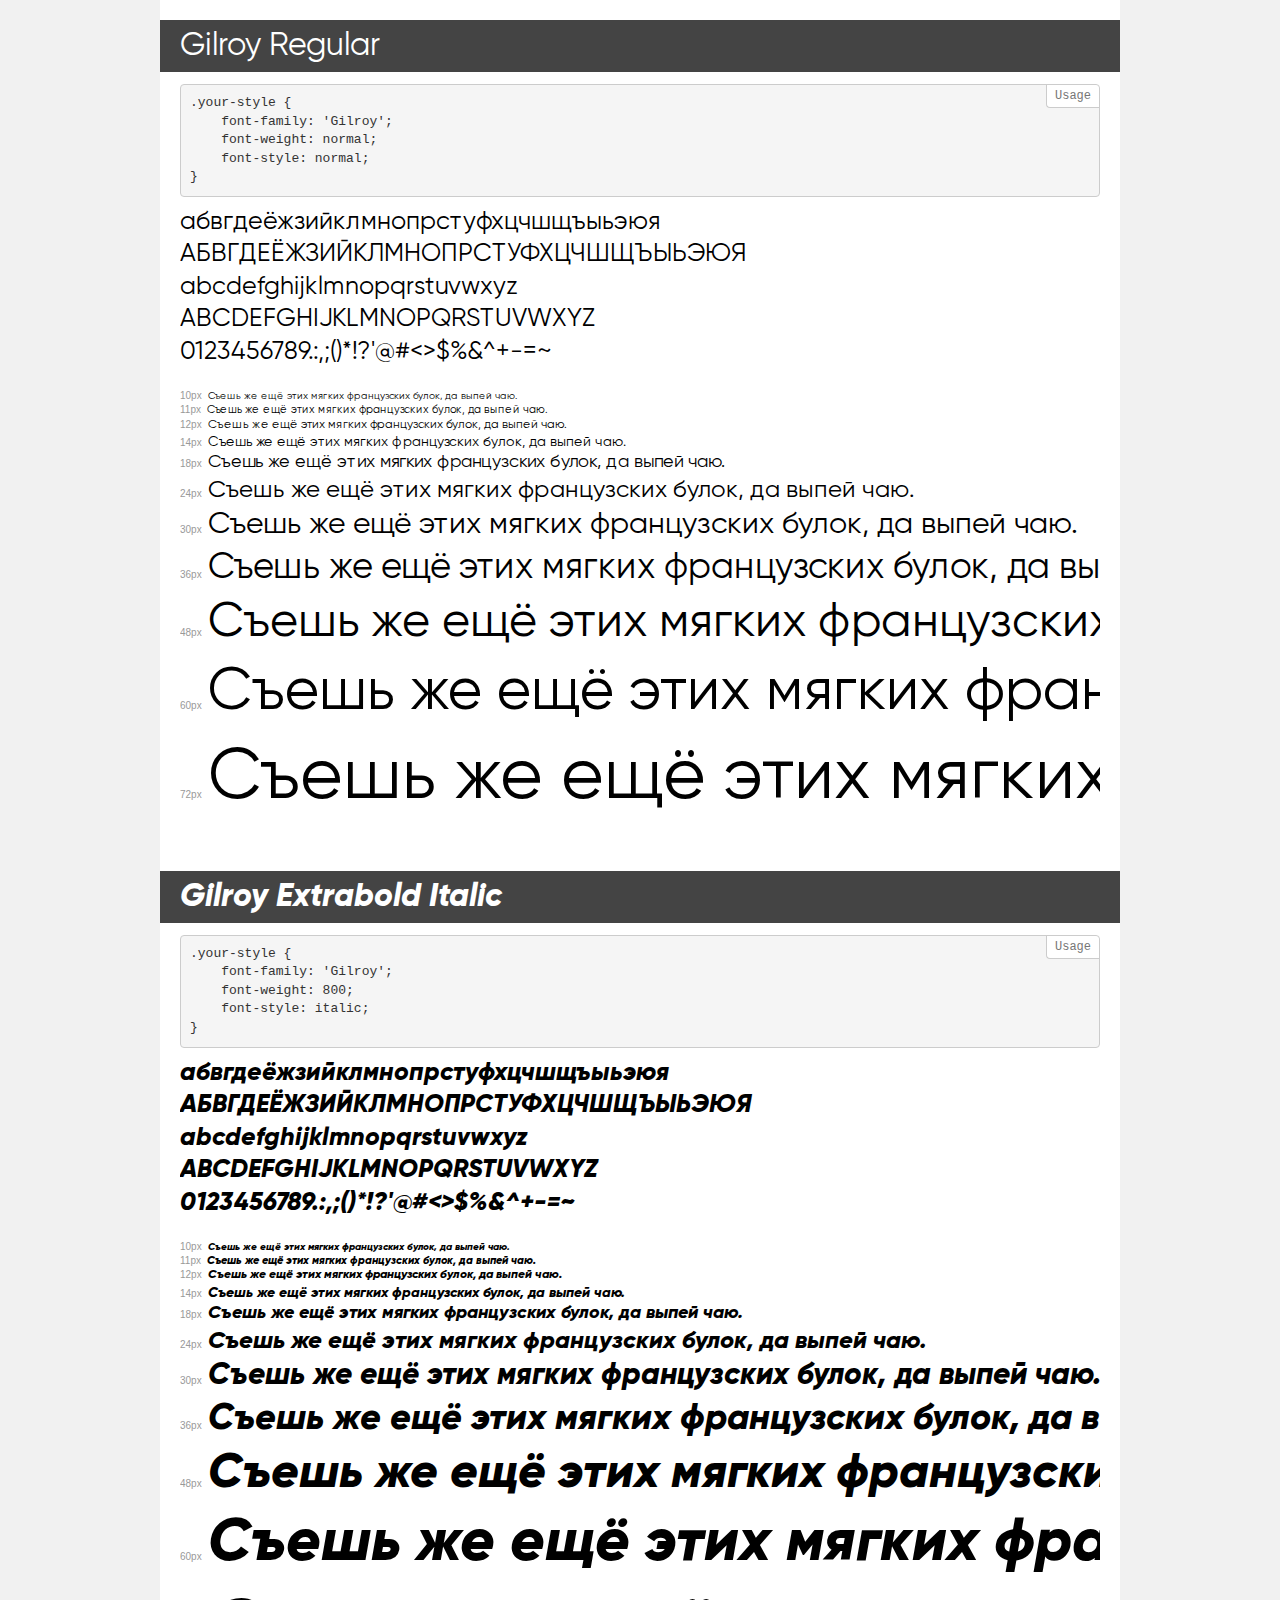
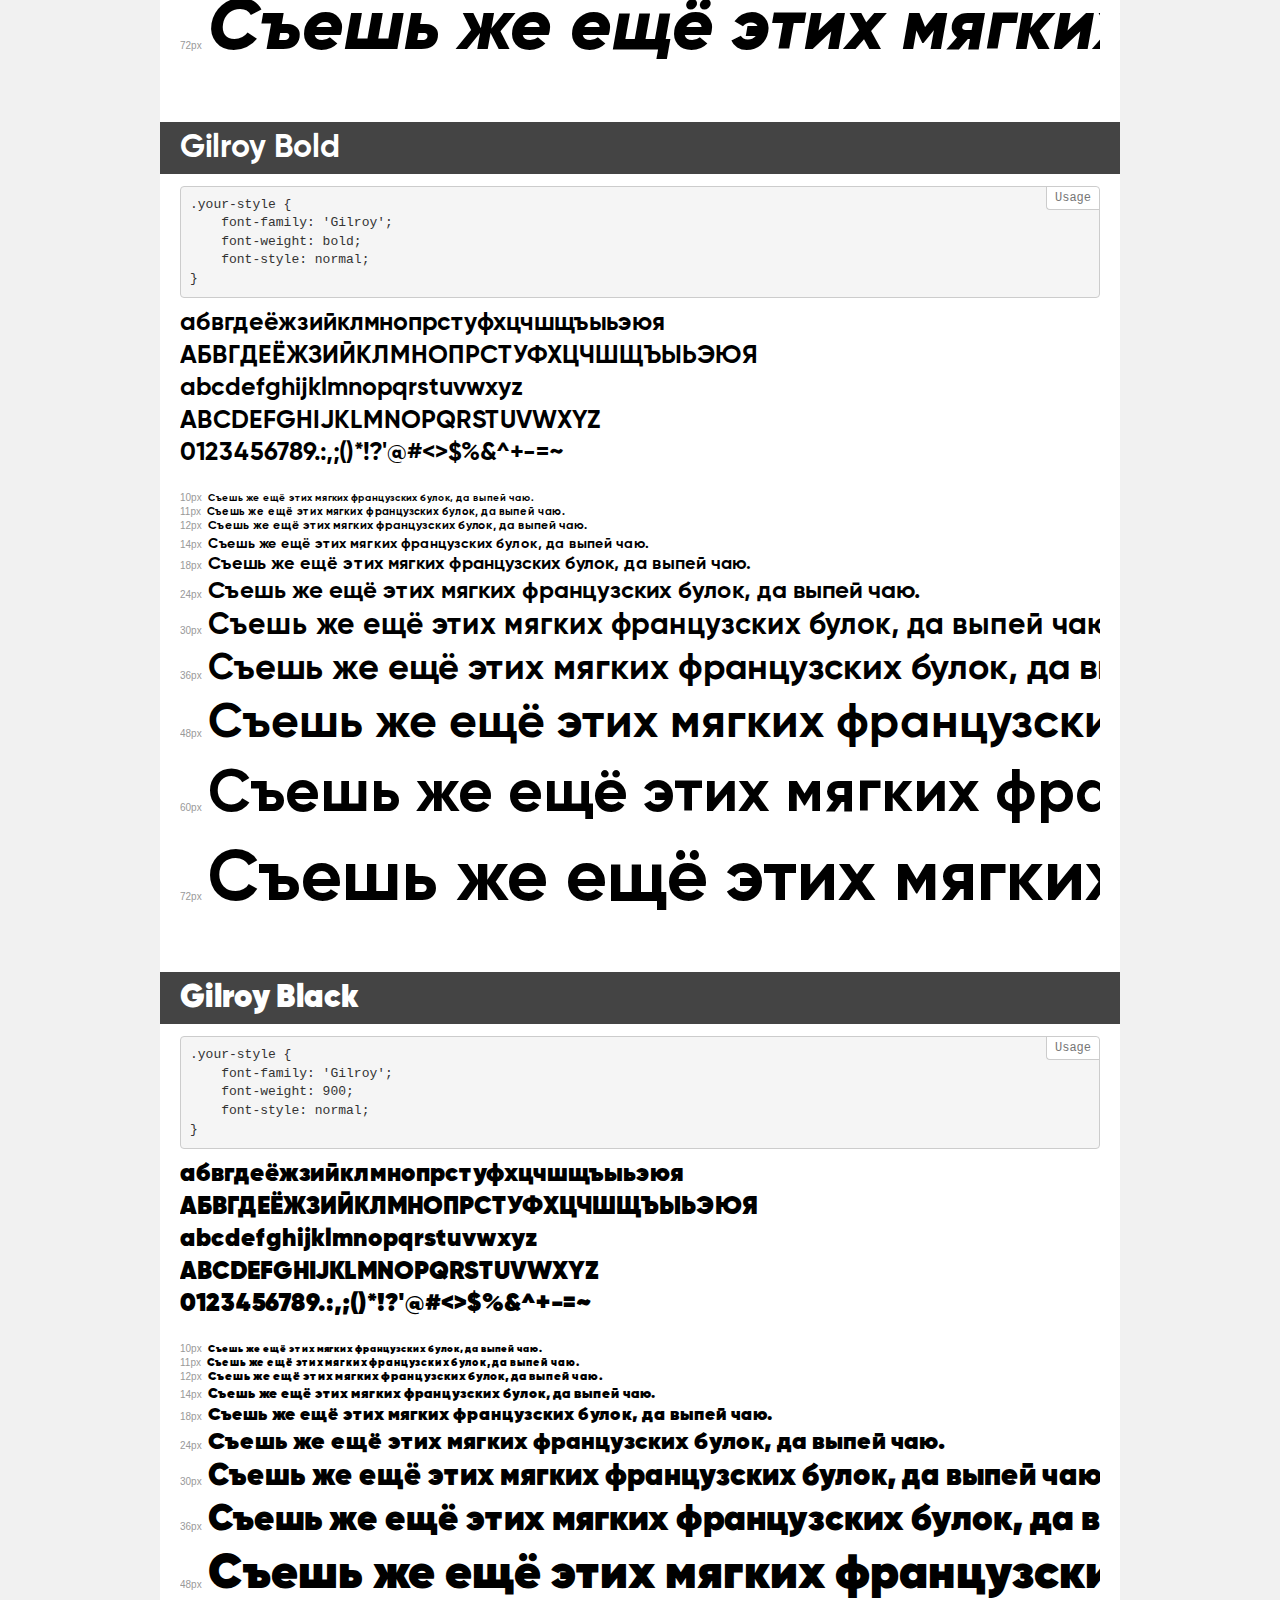
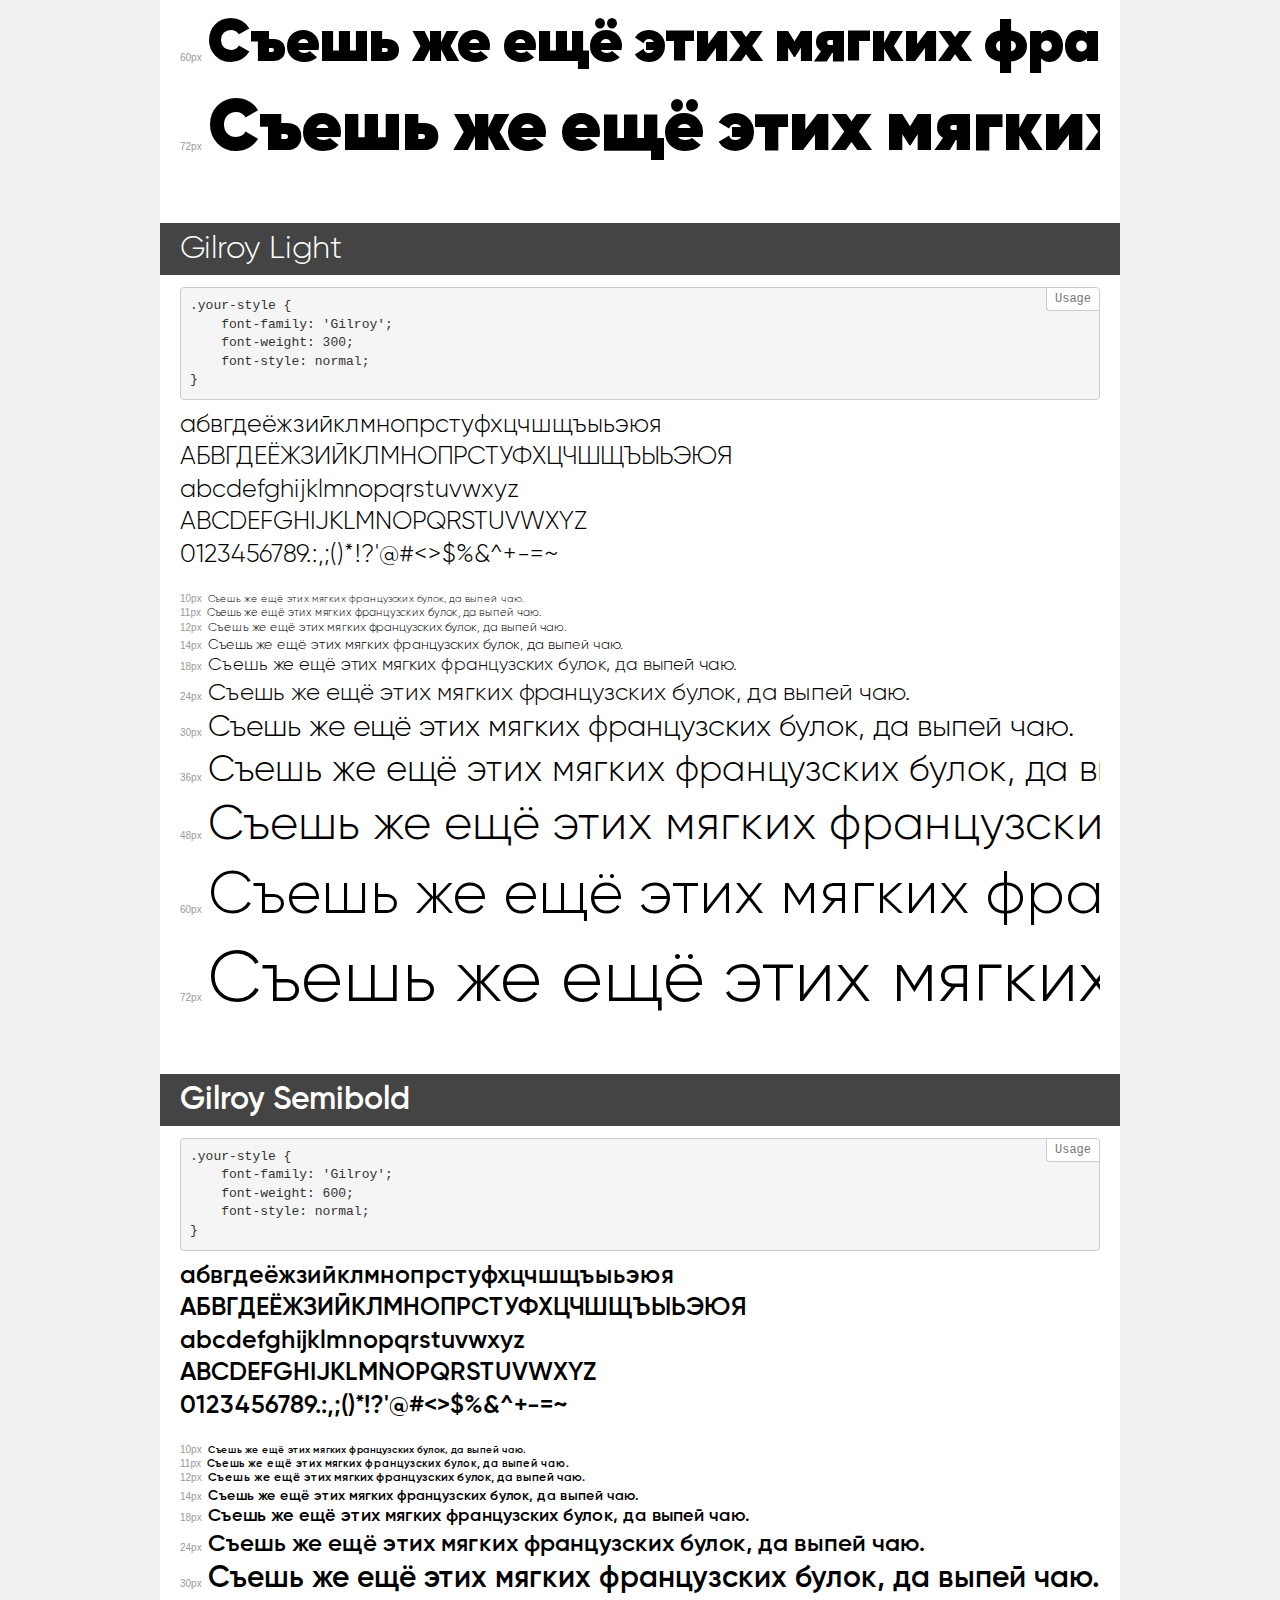
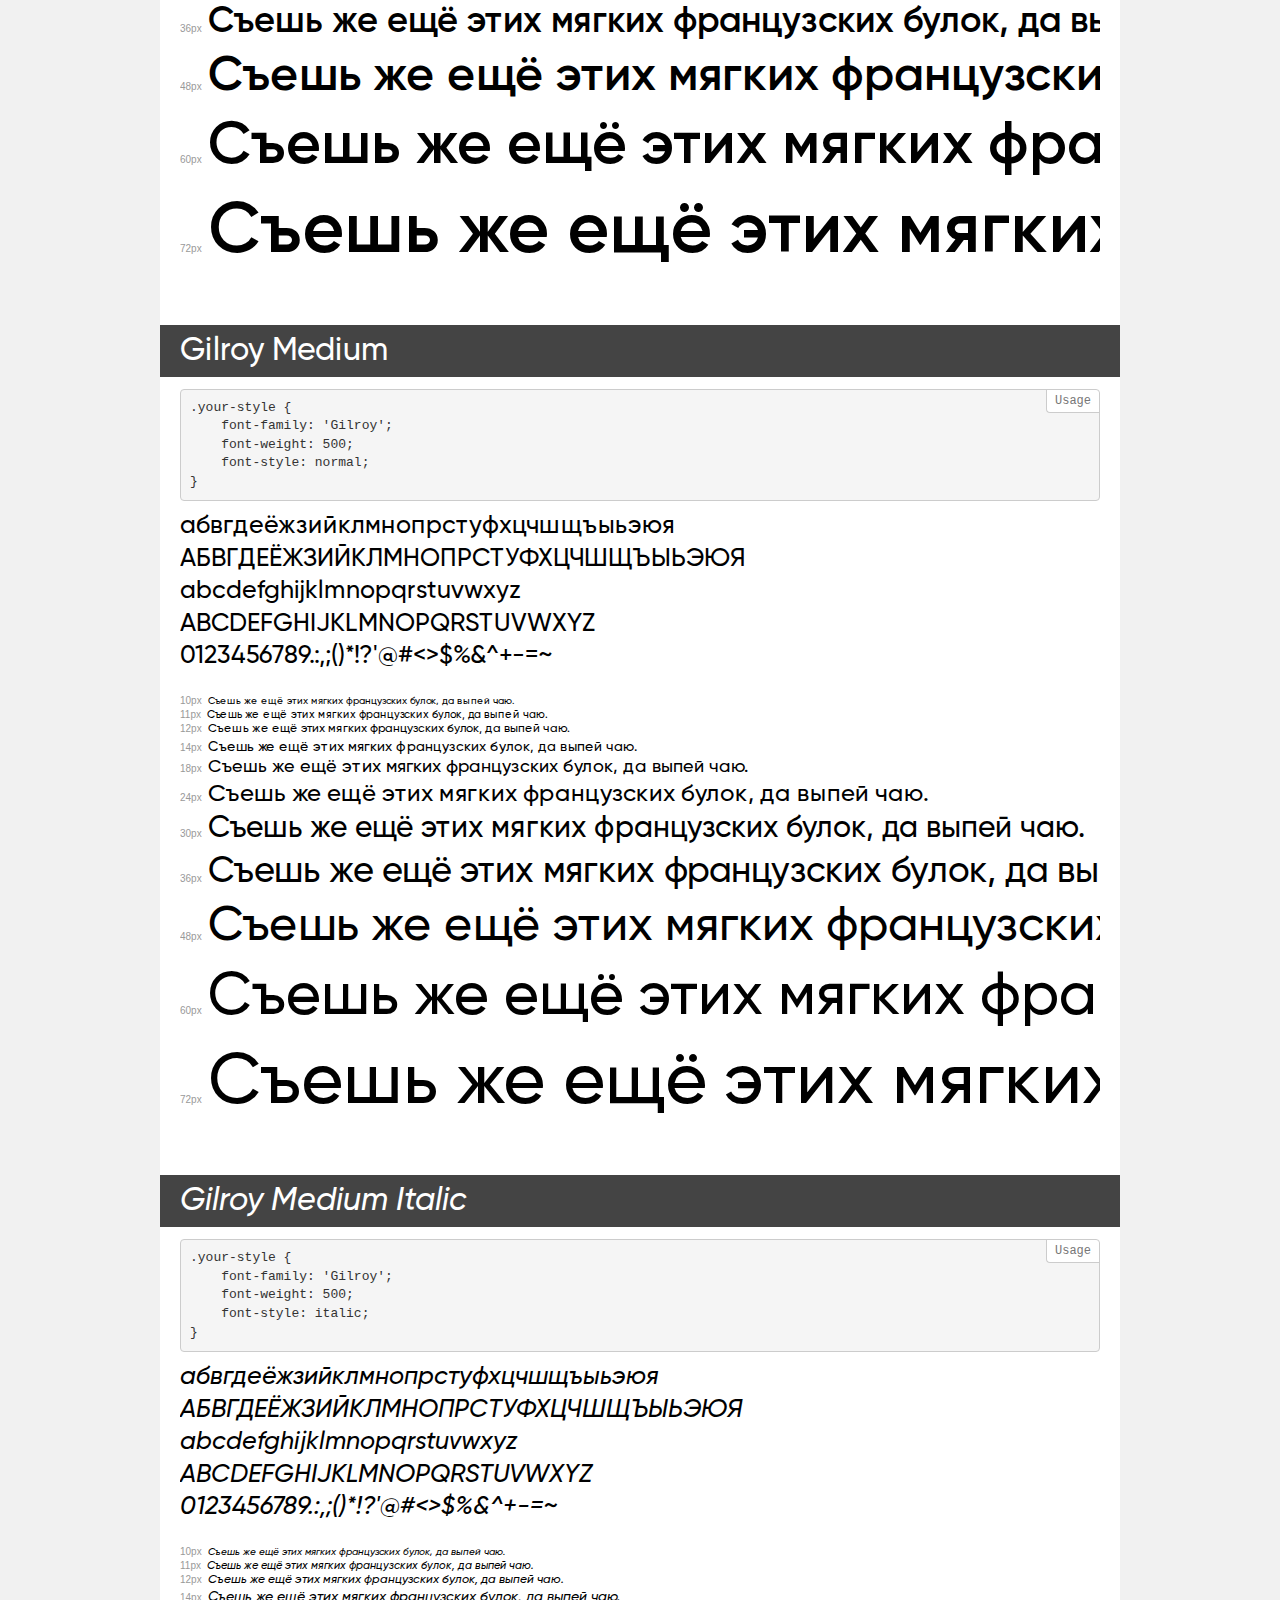
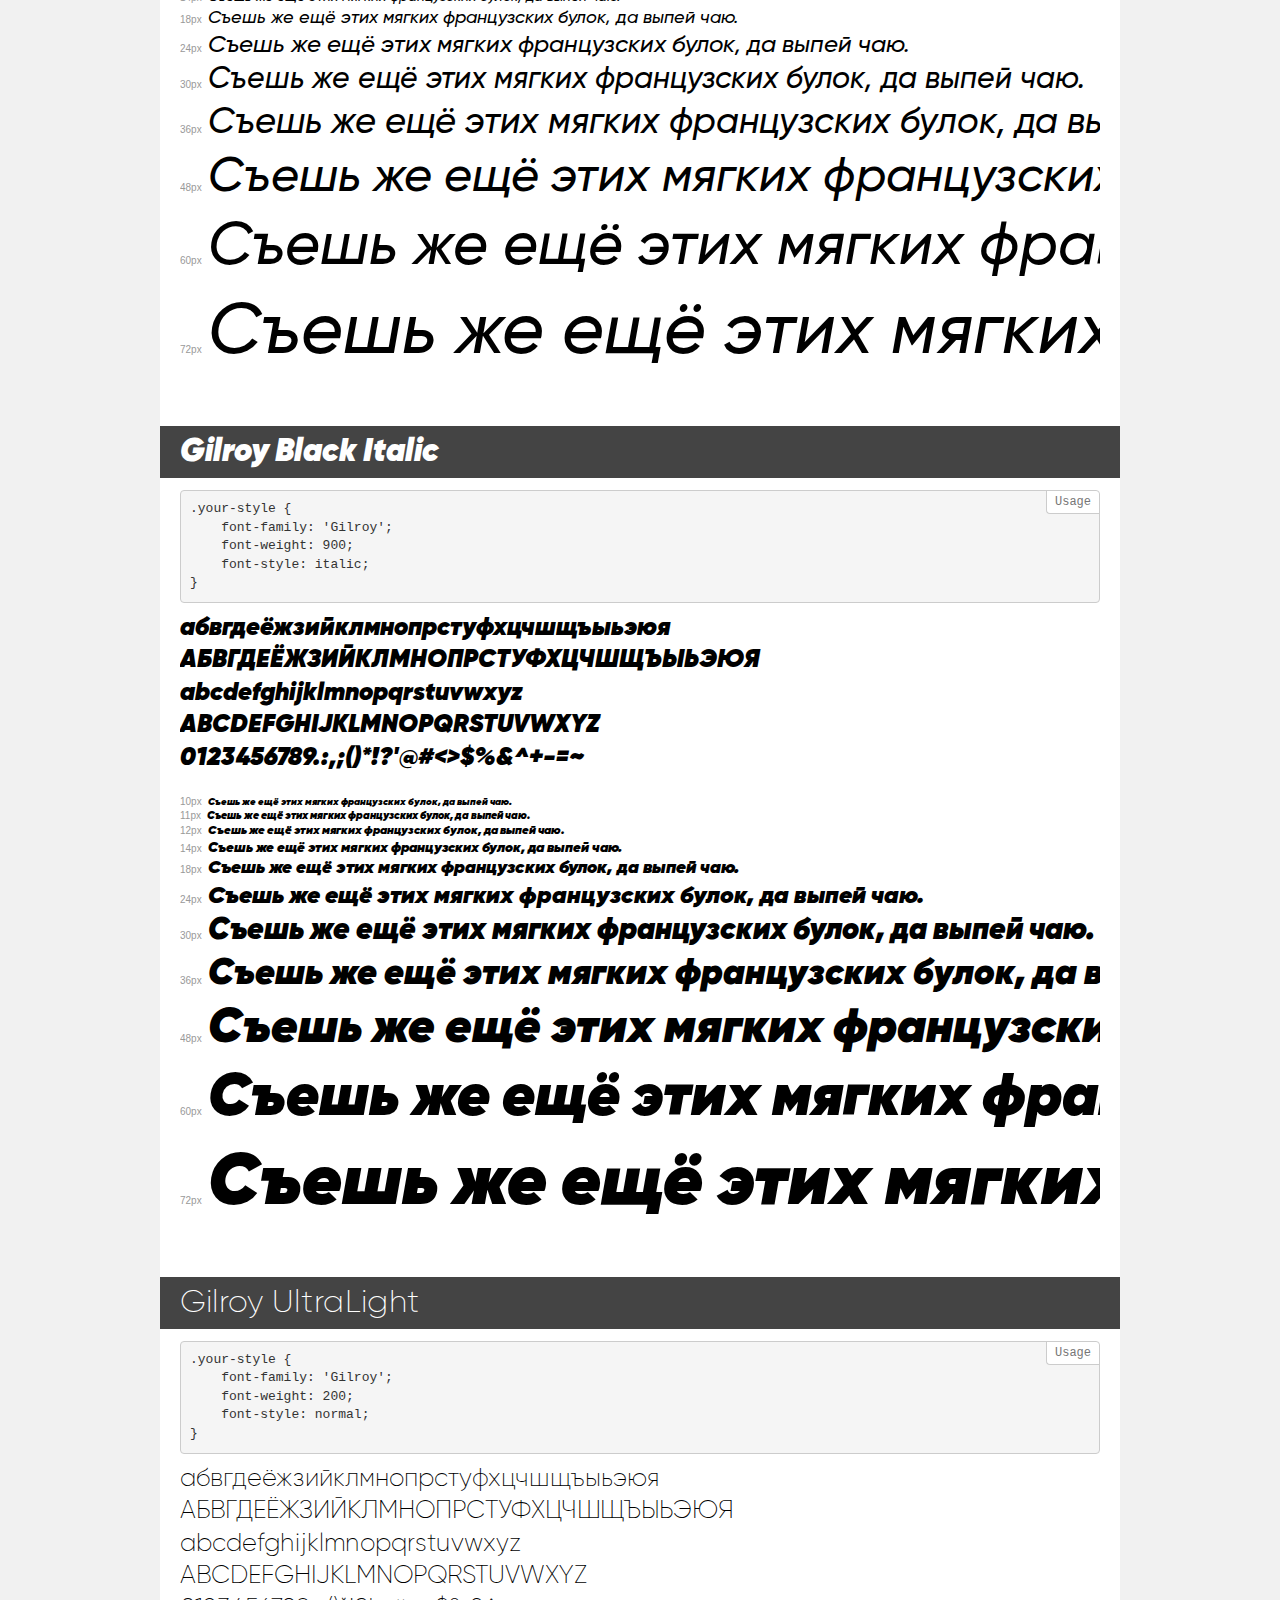
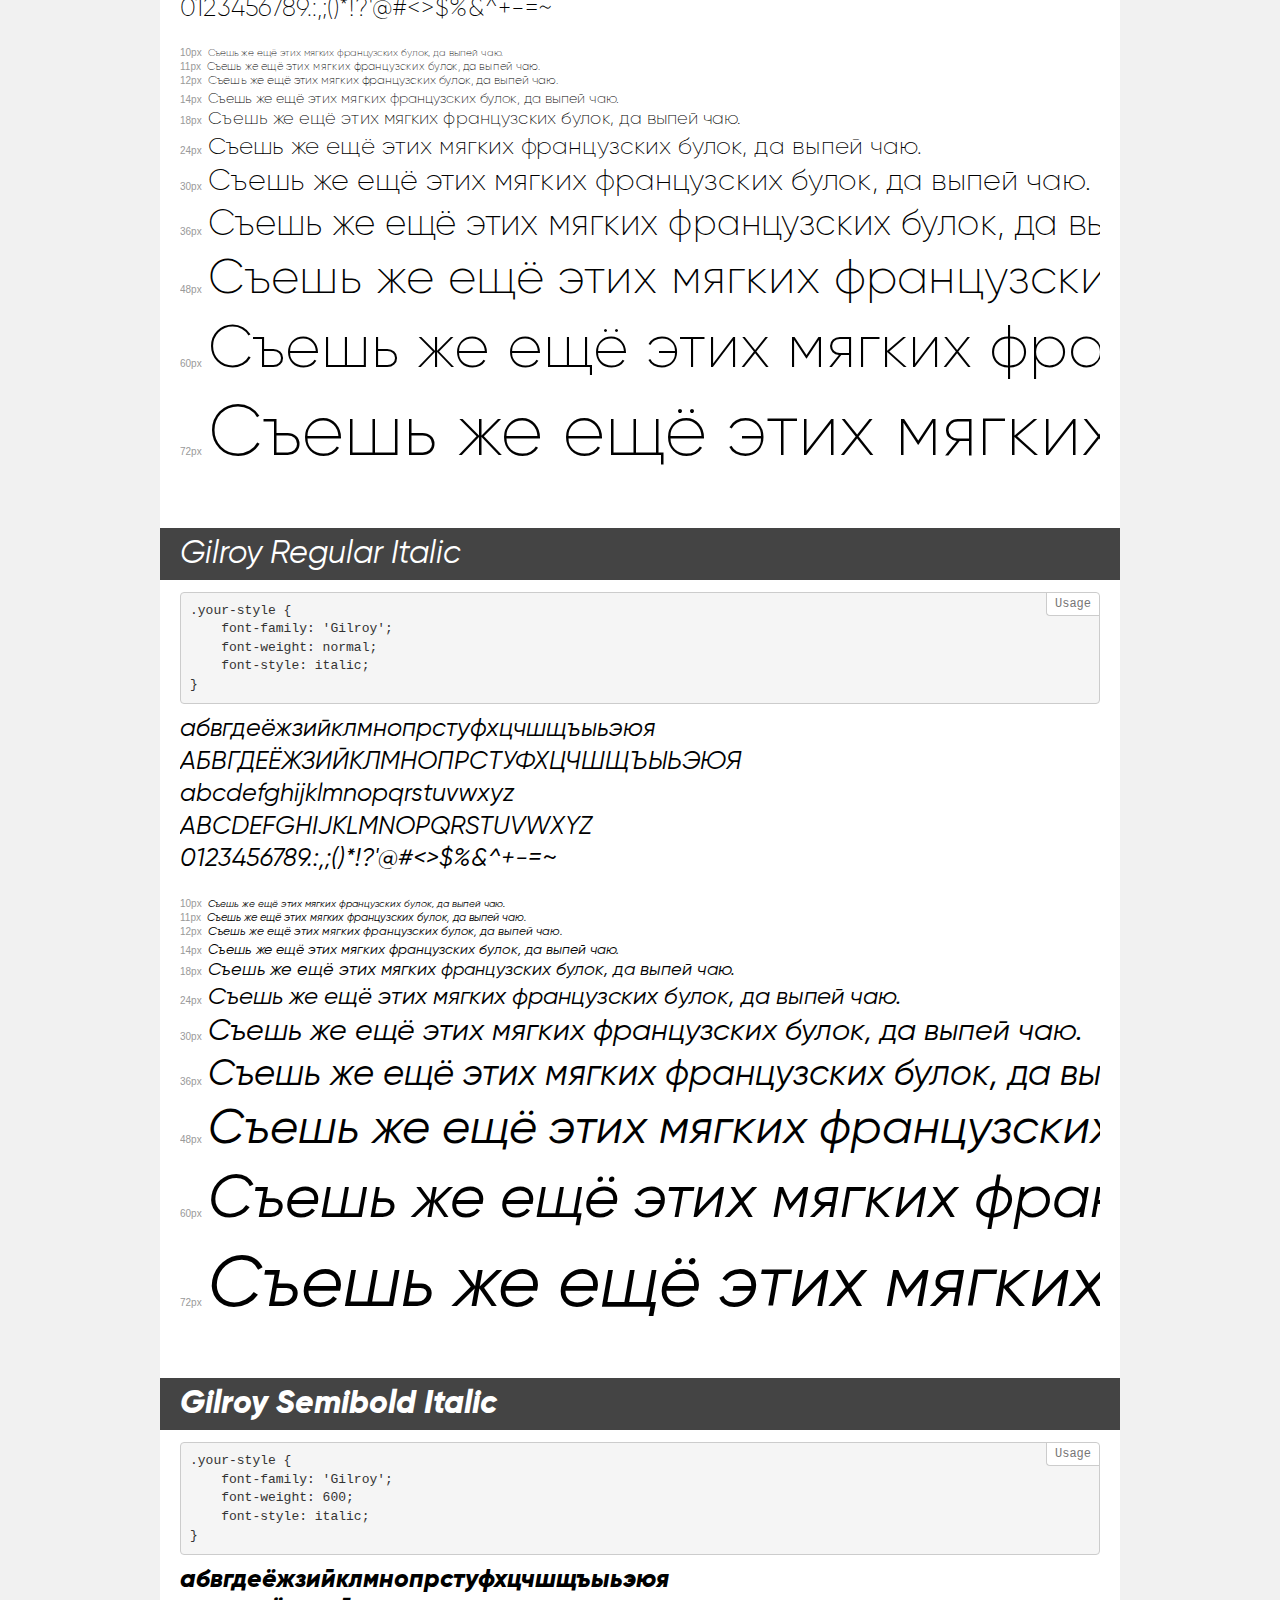
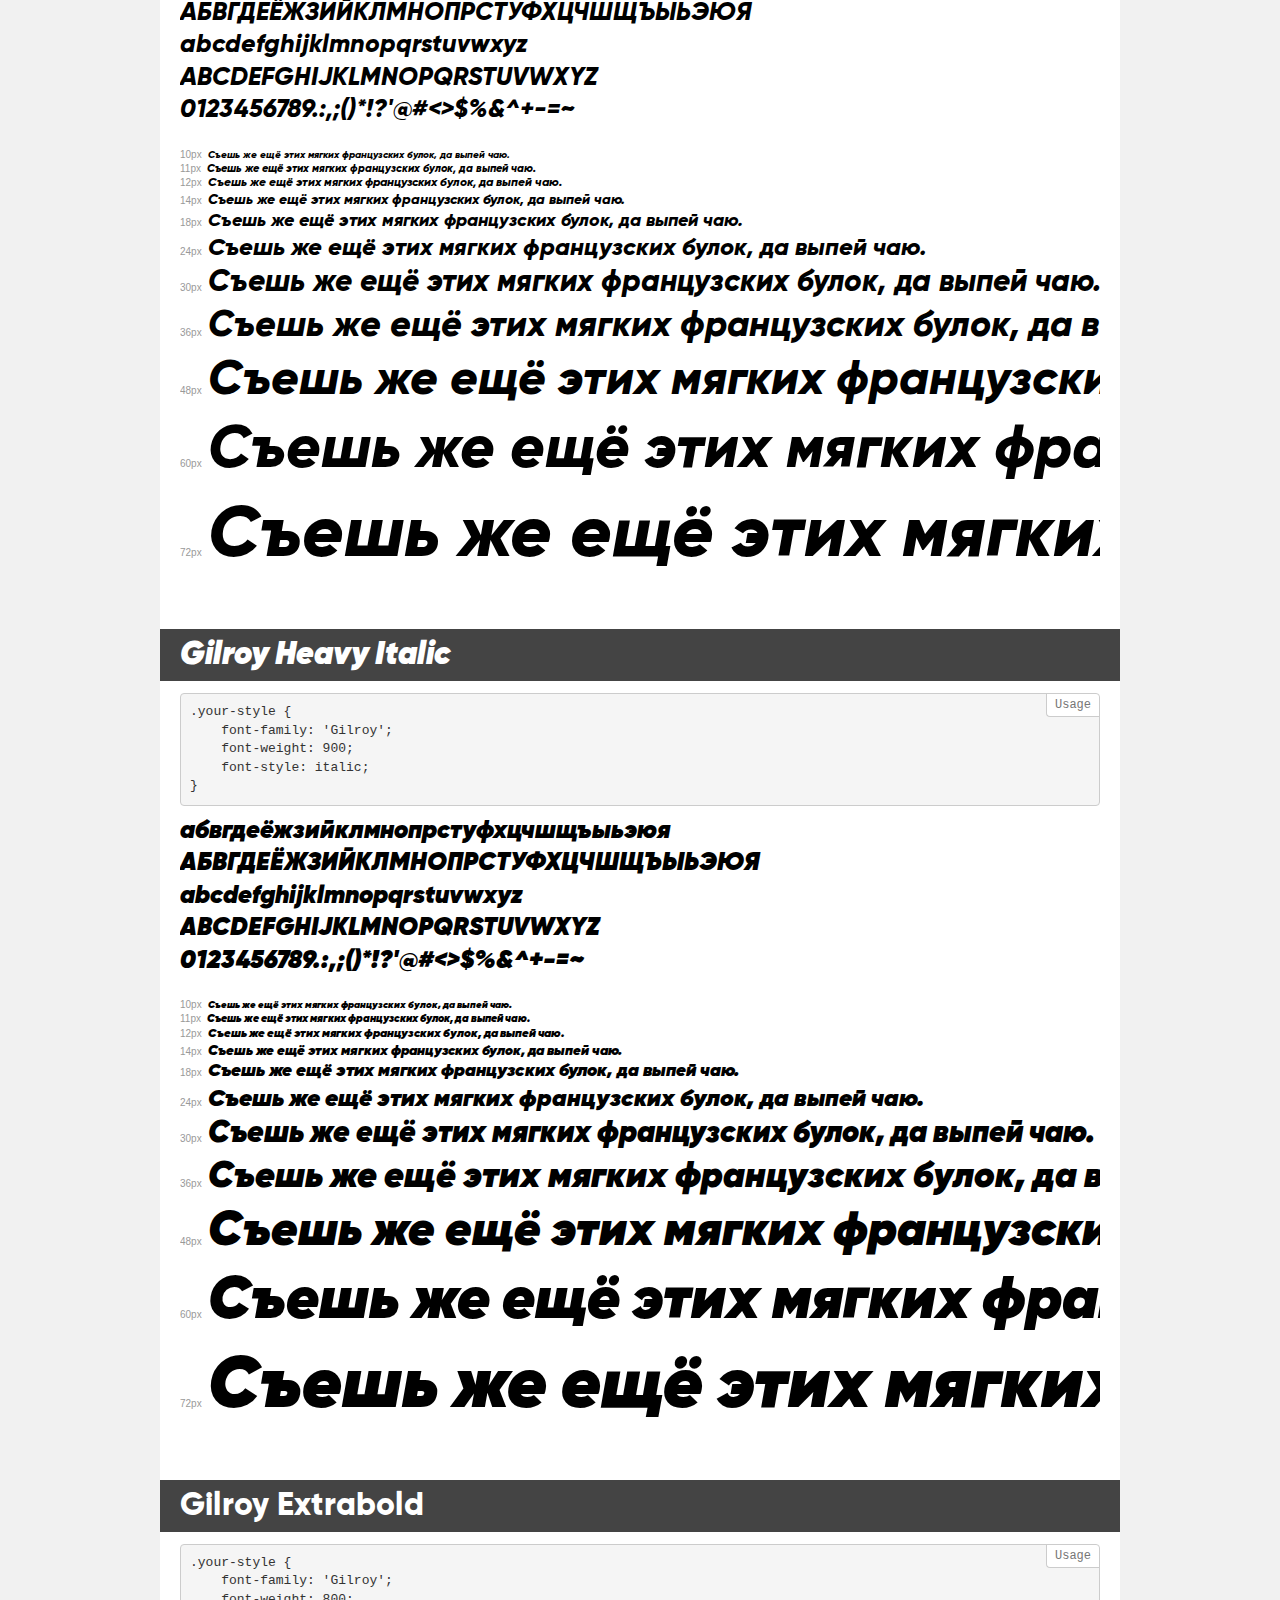
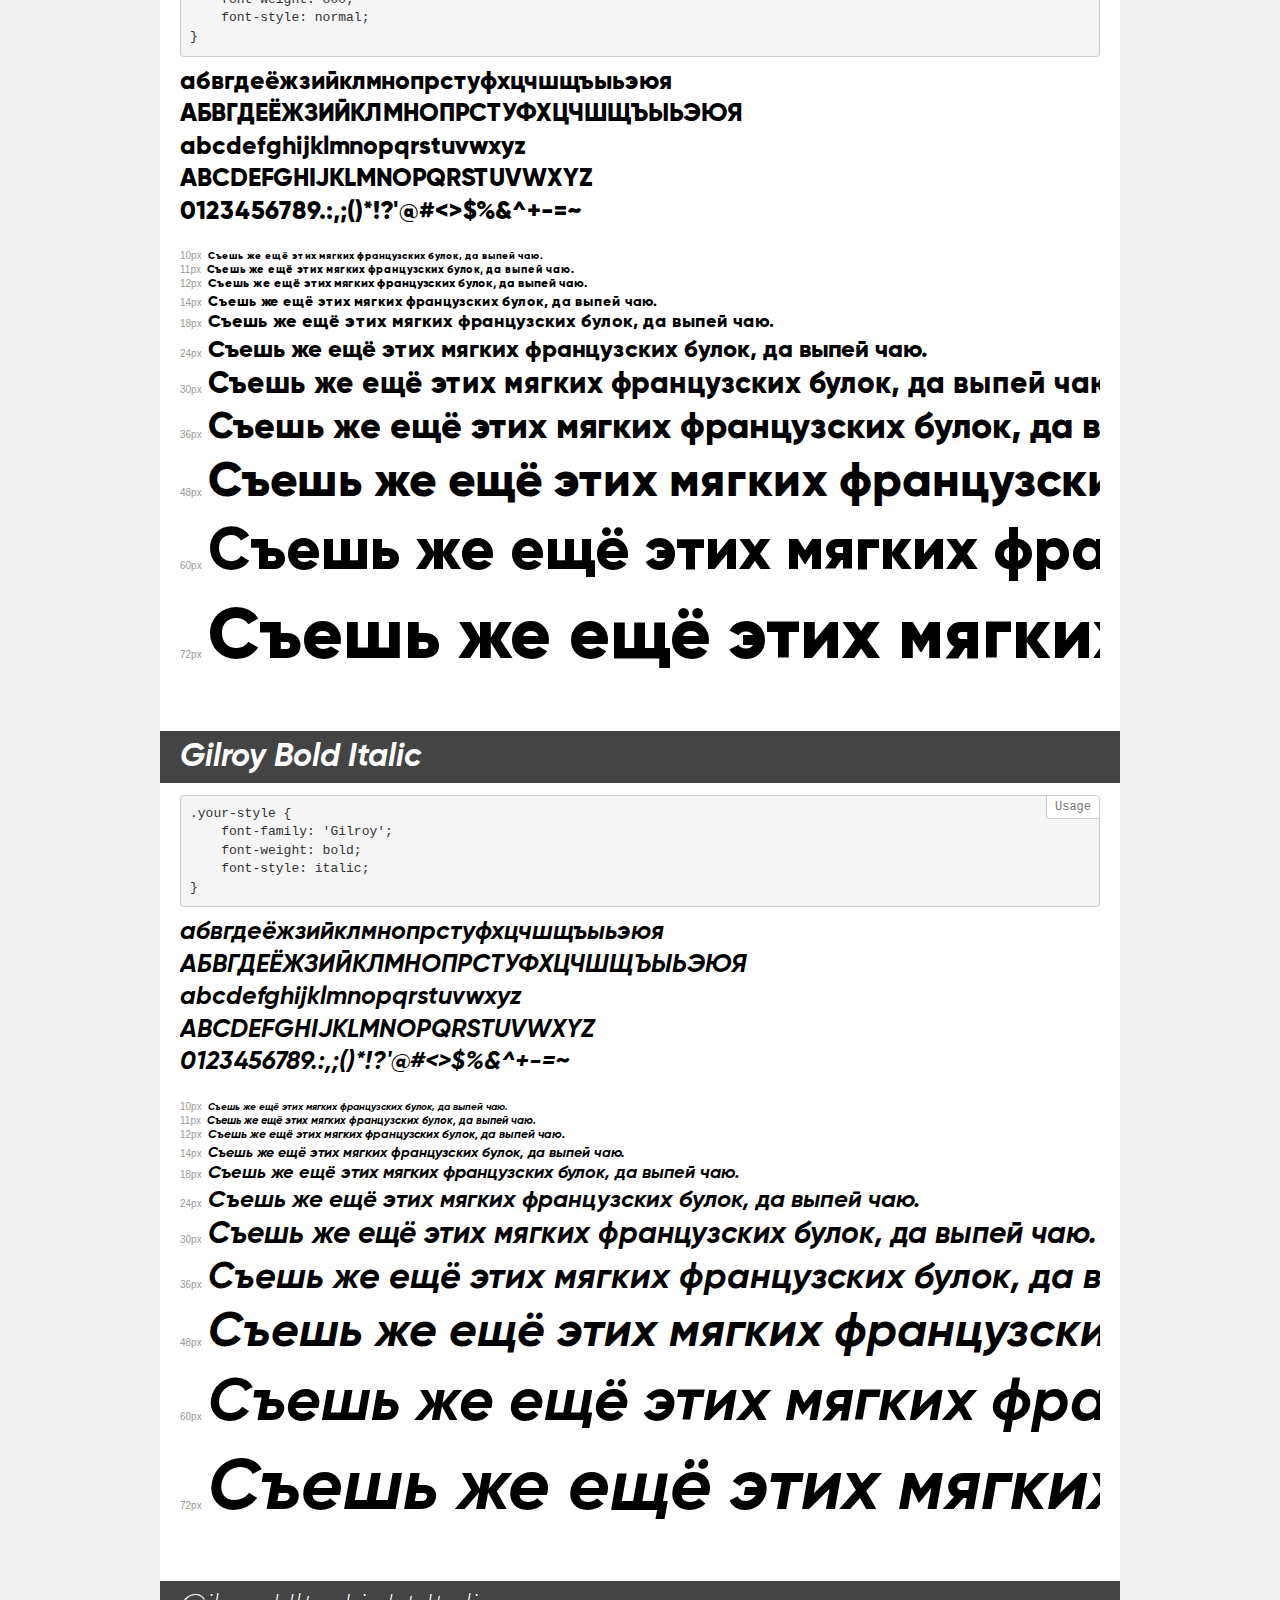
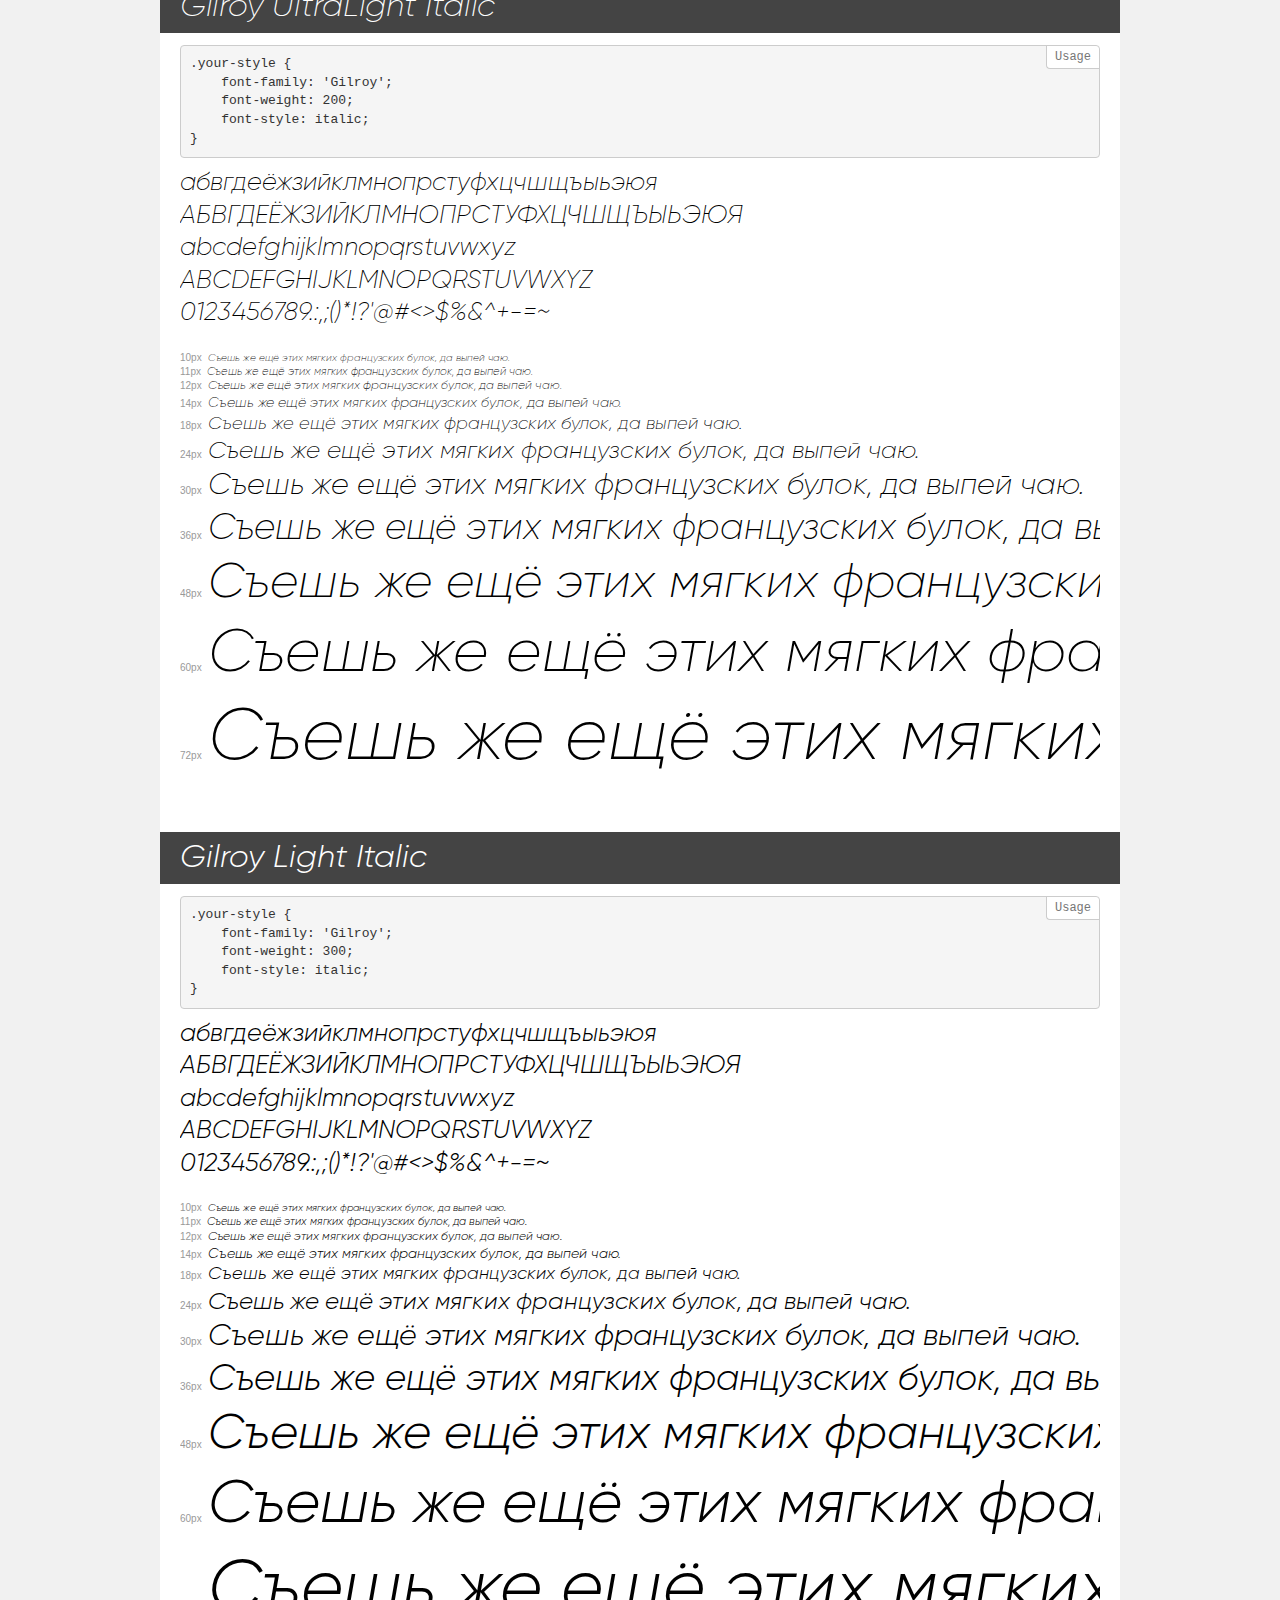
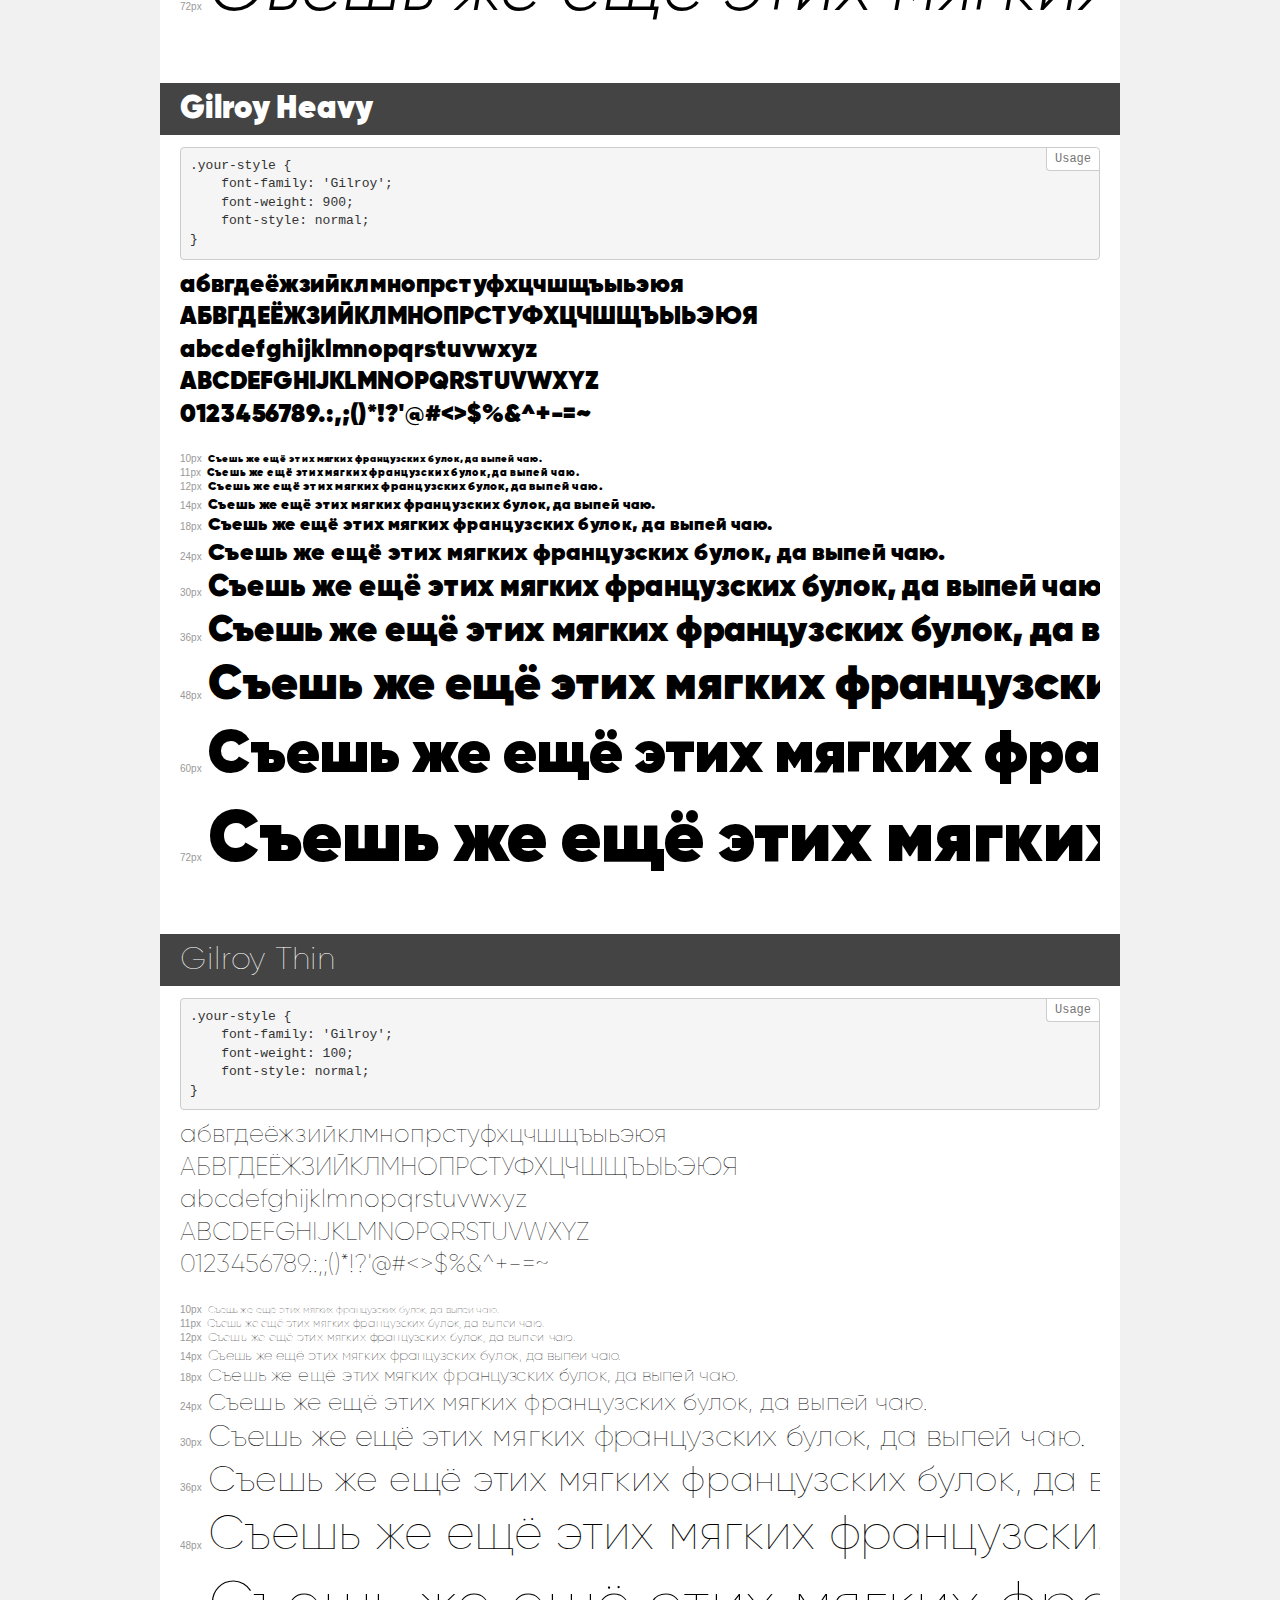
<file: fonts/Gilroy/demo.html>
<!DOCTYPE html>
<html>
<head>
    <meta charset="utf-8">
    <meta http-equiv="X-UA-Compatible" content="IE=edge">
    <meta name="viewport" content="width=device-width, initial-scale=1">
    <meta name="robots" content="noindex, noarchive">
    <meta name="format-detection" content="telephone=no">
    <title>Transfonter demo</title>
    <link href="stylesheet.css" rel="stylesheet">
    <style>
        /*
        http://meyerweb.com/eric/tools/css/reset/
        v2.0 | 20110126
        License: none (public domain)
        */
        html, body, div, span, applet, object, iframe,
        h1, h2, h3, h4, h5, h6, p, blockquote, pre,
        a, abbr, acronym, address, big, cite, code,
        del, dfn, em, img, ins, kbd, q, s, samp,
        small, strike, strong, sub, sup, tt, var,
        b, u, i, center,
        dl, dt, dd, ol, ul, li,
        fieldset, form, label, legend,
        table, caption, tbody, tfoot, thead, tr, th, td,
        article, aside, canvas, details, embed,
        figure, figcaption, footer, header, hgroup,
        menu, nav, output, ruby, section, summary,
        time, mark, audio, video {
            margin: 0;
            padding: 0;
            border: 0;
            font-size: 100%;
            font: inherit;
            vertical-align: baseline;
        }
        /* HTML5 display-role reset for older browsers */
        article, aside, details, figcaption, figure,
        footer, header, hgroup, menu, nav, section {
            display: block;
        }
        body {
            line-height: 1;
        }
        ol, ul {
            list-style: none;
        }
        blockquote, q {
            quotes: none;
        }
        blockquote:before, blockquote:after,
        q:before, q:after {
            content: '';
            content: none;
        }
        table {
            border-collapse: collapse;
            border-spacing: 0;
        }
        /* common styles */
        body {
            background: #f1f1f1;
            color: #000;
        }
        .page {
            background: #fff;
            width: 920px;
            margin: 0 auto;
            padding: 20px 20px 0 20px;
            overflow: hidden;
        }
        .font-container {
            overflow-x: auto;
            overflow-y: hidden;
            margin-bottom: 40px;
            line-height: 1.3;
            white-space: nowrap;
            padding-bottom: 5px;
        }
        h1 {
            position: relative;
            background: #444;
            font-size: 32px;
            color: #fff;
            padding: 10px 20px;
            margin: 0 -20px 12px -20px;
        }
        .letters {
            font-size: 25px;
            margin-bottom: 20px;
        }
        .s10:before {
            content: '10px';
        }
        .s11:before {
            content: '11px';
        }
        .s12:before {
            content: '12px';
        }
        .s14:before {
            content: '14px';
        }
        .s18:before {
            content: '18px';
        }
        .s24:before {
            content: '24px';
        }
        .s30:before {
            content: '30px';
        }
        .s36:before {
            content: '36px';
        }
        .s48:before {
            content: '48px';
        }
        .s60:before {
            content: '60px';
        }
        .s72:before {
            content: '72px';
        }
        .s10:before, .s11:before, .s12:before, .s14:before,
        .s18:before, .s24:before, .s30:before, .s36:before,
        .s48:before, .s60:before, .s72:before {
            font-family: Arial, sans-serif;
            font-size: 10px;
            font-weight: normal;
            font-style: normal;
            color: #999;
            padding-right: 6px;
        }
        pre {
            display: block;
            position: relative;
            padding: 9px;
            margin: 0 0 10px;
            font-family: Monaco, Menlo, Consolas, "Courier New", monospace !important;
            font-size: 13px;
            line-height: 1.428571429;
            color: #333;
            font-weight: normal !important;
            font-style: normal !important;
            background-color: #f5f5f5;
            border: 1px solid #ccc;
            overflow-x: auto;
            border-radius: 4px;
        }
        pre:after {
            display: block;
            position: absolute;
            right: 0;
            top: 0;
            content: 'Usage';
            line-height: 1;
            padding: 5px 8px;
            font-size: 12px;
            color: #767676;
            background-color: #fff;
            border: 1px solid #ccc;
            border-right: none;
            border-top: none;
            border-radius: 0 4px 0 4px;
            z-index: 10;
        }
        /* responsive */
        @media (max-width: 959px) {
            .page {
                width: auto;
                margin: 0;
            }
        }
    </style>
</head>
<body>
<div class="page">
    <div class="demo" style="font-family: 'Gilroy'; font-weight: normal; font-style: normal;">
        <h1>Gilroy Regular</h1>
        <pre>.your-style {
    font-family: 'Gilroy';
    font-weight: normal;
    font-style: normal;
}</pre>
        <div class="font-container">
            <p class="letters">
                абвгдеёжзийклмнопрстуфхцчшщъыьэюя<br>
АБВГДЕЁЖЗИЙКЛМНОПРСТУФХЦЧШЩЪЫЬЭЮЯ<br>
abcdefghijklmnopqrstuvwxyz<br>
ABCDEFGHIJKLMNOPQRSTUVWXYZ<br>
                0123456789.:,;()*!?'@#<>$%&^+-=~
            </p>
            <p class="s10" style="font-size: 10px;">Съешь же ещё этих мягких французских булок, да выпей чаю.</p>
            <p class="s11" style="font-size: 11px;">Съешь же ещё этих мягких французских булок, да выпей чаю.</p>
            <p class="s12" style="font-size: 12px;">Съешь же ещё этих мягких французских булок, да выпей чаю.</p>
            <p class="s14" style="font-size: 14px;">Съешь же ещё этих мягких французских булок, да выпей чаю.</p>
            <p class="s18" style="font-size: 18px;">Съешь же ещё этих мягких французских булок, да выпей чаю.</p>
            <p class="s24" style="font-size: 24px;">Съешь же ещё этих мягких французских булок, да выпей чаю.</p>
            <p class="s30" style="font-size: 30px;">Съешь же ещё этих мягких французских булок, да выпей чаю.</p>
            <p class="s36" style="font-size: 36px;">Съешь же ещё этих мягких французских булок, да выпей чаю.</p>
            <p class="s48" style="font-size: 48px;">Съешь же ещё этих мягких французских булок, да выпей чаю.</p>
            <p class="s60" style="font-size: 60px;">Съешь же ещё этих мягких французских булок, да выпей чаю.</p>
            <p class="s72" style="font-size: 72px;">Съешь же ещё этих мягких французских булок, да выпей чаю.</p>
        </div>
    </div>
    <div class="demo" style="font-family: 'Gilroy'; font-weight: 800; font-style: italic;">
        <h1>Gilroy Extrabold Italic</h1>
        <pre>.your-style {
    font-family: 'Gilroy';
    font-weight: 800;
    font-style: italic;
}</pre>
        <div class="font-container">
            <p class="letters">
                абвгдеёжзийклмнопрстуфхцчшщъыьэюя<br>
АБВГДЕЁЖЗИЙКЛМНОПРСТУФХЦЧШЩЪЫЬЭЮЯ<br>
abcdefghijklmnopqrstuvwxyz<br>
ABCDEFGHIJKLMNOPQRSTUVWXYZ<br>
                0123456789.:,;()*!?'@#<>$%&^+-=~
            </p>
            <p class="s10" style="font-size: 10px;">Съешь же ещё этих мягких французских булок, да выпей чаю.</p>
            <p class="s11" style="font-size: 11px;">Съешь же ещё этих мягких французских булок, да выпей чаю.</p>
            <p class="s12" style="font-size: 12px;">Съешь же ещё этих мягких французских булок, да выпей чаю.</p>
            <p class="s14" style="font-size: 14px;">Съешь же ещё этих мягких французских булок, да выпей чаю.</p>
            <p class="s18" style="font-size: 18px;">Съешь же ещё этих мягких французских булок, да выпей чаю.</p>
            <p class="s24" style="font-size: 24px;">Съешь же ещё этих мягких французских булок, да выпей чаю.</p>
            <p class="s30" style="font-size: 30px;">Съешь же ещё этих мягких французских булок, да выпей чаю.</p>
            <p class="s36" style="font-size: 36px;">Съешь же ещё этих мягких французских булок, да выпей чаю.</p>
            <p class="s48" style="font-size: 48px;">Съешь же ещё этих мягких французских булок, да выпей чаю.</p>
            <p class="s60" style="font-size: 60px;">Съешь же ещё этих мягких французских булок, да выпей чаю.</p>
            <p class="s72" style="font-size: 72px;">Съешь же ещё этих мягких французских булок, да выпей чаю.</p>
        </div>
    </div>
    <div class="demo" style="font-family: 'Gilroy'; font-weight: bold; font-style: normal;">
        <h1>Gilroy Bold</h1>
        <pre>.your-style {
    font-family: 'Gilroy';
    font-weight: bold;
    font-style: normal;
}</pre>
        <div class="font-container">
            <p class="letters">
                абвгдеёжзийклмнопрстуфхцчшщъыьэюя<br>
АБВГДЕЁЖЗИЙКЛМНОПРСТУФХЦЧШЩЪЫЬЭЮЯ<br>
abcdefghijklmnopqrstuvwxyz<br>
ABCDEFGHIJKLMNOPQRSTUVWXYZ<br>
                0123456789.:,;()*!?'@#<>$%&^+-=~
            </p>
            <p class="s10" style="font-size: 10px;">Съешь же ещё этих мягких французских булок, да выпей чаю.</p>
            <p class="s11" style="font-size: 11px;">Съешь же ещё этих мягких французских булок, да выпей чаю.</p>
            <p class="s12" style="font-size: 12px;">Съешь же ещё этих мягких французских булок, да выпей чаю.</p>
            <p class="s14" style="font-size: 14px;">Съешь же ещё этих мягких французских булок, да выпей чаю.</p>
            <p class="s18" style="font-size: 18px;">Съешь же ещё этих мягких французских булок, да выпей чаю.</p>
            <p class="s24" style="font-size: 24px;">Съешь же ещё этих мягких французских булок, да выпей чаю.</p>
            <p class="s30" style="font-size: 30px;">Съешь же ещё этих мягких французских булок, да выпей чаю.</p>
            <p class="s36" style="font-size: 36px;">Съешь же ещё этих мягких французских булок, да выпей чаю.</p>
            <p class="s48" style="font-size: 48px;">Съешь же ещё этих мягких французских булок, да выпей чаю.</p>
            <p class="s60" style="font-size: 60px;">Съешь же ещё этих мягких французских булок, да выпей чаю.</p>
            <p class="s72" style="font-size: 72px;">Съешь же ещё этих мягких французских булок, да выпей чаю.</p>
        </div>
    </div>
    <div class="demo" style="font-family: 'Gilroy'; font-weight: 900; font-style: normal;">
        <h1>Gilroy Black</h1>
        <pre>.your-style {
    font-family: 'Gilroy';
    font-weight: 900;
    font-style: normal;
}</pre>
        <div class="font-container">
            <p class="letters">
                абвгдеёжзийклмнопрстуфхцчшщъыьэюя<br>
АБВГДЕЁЖЗИЙКЛМНОПРСТУФХЦЧШЩЪЫЬЭЮЯ<br>
abcdefghijklmnopqrstuvwxyz<br>
ABCDEFGHIJKLMNOPQRSTUVWXYZ<br>
                0123456789.:,;()*!?'@#<>$%&^+-=~
            </p>
            <p class="s10" style="font-size: 10px;">Съешь же ещё этих мягких французских булок, да выпей чаю.</p>
            <p class="s11" style="font-size: 11px;">Съешь же ещё этих мягких французских булок, да выпей чаю.</p>
            <p class="s12" style="font-size: 12px;">Съешь же ещё этих мягких французских булок, да выпей чаю.</p>
            <p class="s14" style="font-size: 14px;">Съешь же ещё этих мягких французских булок, да выпей чаю.</p>
            <p class="s18" style="font-size: 18px;">Съешь же ещё этих мягких французских булок, да выпей чаю.</p>
            <p class="s24" style="font-size: 24px;">Съешь же ещё этих мягких французских булок, да выпей чаю.</p>
            <p class="s30" style="font-size: 30px;">Съешь же ещё этих мягких французских булок, да выпей чаю.</p>
            <p class="s36" style="font-size: 36px;">Съешь же ещё этих мягких французских булок, да выпей чаю.</p>
            <p class="s48" style="font-size: 48px;">Съешь же ещё этих мягких французских булок, да выпей чаю.</p>
            <p class="s60" style="font-size: 60px;">Съешь же ещё этих мягких французских булок, да выпей чаю.</p>
            <p class="s72" style="font-size: 72px;">Съешь же ещё этих мягких французских булок, да выпей чаю.</p>
        </div>
    </div>
    <div class="demo" style="font-family: 'Gilroy'; font-weight: 300; font-style: normal;">
        <h1>Gilroy Light</h1>
        <pre>.your-style {
    font-family: 'Gilroy';
    font-weight: 300;
    font-style: normal;
}</pre>
        <div class="font-container">
            <p class="letters">
                абвгдеёжзийклмнопрстуфхцчшщъыьэюя<br>
АБВГДЕЁЖЗИЙКЛМНОПРСТУФХЦЧШЩЪЫЬЭЮЯ<br>
abcdefghijklmnopqrstuvwxyz<br>
ABCDEFGHIJKLMNOPQRSTUVWXYZ<br>
                0123456789.:,;()*!?'@#<>$%&^+-=~
            </p>
            <p class="s10" style="font-size: 10px;">Съешь же ещё этих мягких французских булок, да выпей чаю.</p>
            <p class="s11" style="font-size: 11px;">Съешь же ещё этих мягких французских булок, да выпей чаю.</p>
            <p class="s12" style="font-size: 12px;">Съешь же ещё этих мягких французских булок, да выпей чаю.</p>
            <p class="s14" style="font-size: 14px;">Съешь же ещё этих мягких французских булок, да выпей чаю.</p>
            <p class="s18" style="font-size: 18px;">Съешь же ещё этих мягких французских булок, да выпей чаю.</p>
            <p class="s24" style="font-size: 24px;">Съешь же ещё этих мягких французских булок, да выпей чаю.</p>
            <p class="s30" style="font-size: 30px;">Съешь же ещё этих мягких французских булок, да выпей чаю.</p>
            <p class="s36" style="font-size: 36px;">Съешь же ещё этих мягких французских булок, да выпей чаю.</p>
            <p class="s48" style="font-size: 48px;">Съешь же ещё этих мягких французских булок, да выпей чаю.</p>
            <p class="s60" style="font-size: 60px;">Съешь же ещё этих мягких французских булок, да выпей чаю.</p>
            <p class="s72" style="font-size: 72px;">Съешь же ещё этих мягких французских булок, да выпей чаю.</p>
        </div>
    </div>
    <div class="demo" style="font-family: 'Gilroy'; font-weight: 600; font-style: normal;">
        <h1>Gilroy Semibold</h1>
        <pre>.your-style {
    font-family: 'Gilroy';
    font-weight: 600;
    font-style: normal;
}</pre>
        <div class="font-container">
            <p class="letters">
                абвгдеёжзийклмнопрстуфхцчшщъыьэюя<br>
АБВГДЕЁЖЗИЙКЛМНОПРСТУФХЦЧШЩЪЫЬЭЮЯ<br>
abcdefghijklmnopqrstuvwxyz<br>
ABCDEFGHIJKLMNOPQRSTUVWXYZ<br>
                0123456789.:,;()*!?'@#<>$%&^+-=~
            </p>
            <p class="s10" style="font-size: 10px;">Съешь же ещё этих мягких французских булок, да выпей чаю.</p>
            <p class="s11" style="font-size: 11px;">Съешь же ещё этих мягких французских булок, да выпей чаю.</p>
            <p class="s12" style="font-size: 12px;">Съешь же ещё этих мягких французских булок, да выпей чаю.</p>
            <p class="s14" style="font-size: 14px;">Съешь же ещё этих мягких французских булок, да выпей чаю.</p>
            <p class="s18" style="font-size: 18px;">Съешь же ещё этих мягких французских булок, да выпей чаю.</p>
            <p class="s24" style="font-size: 24px;">Съешь же ещё этих мягких французских булок, да выпей чаю.</p>
            <p class="s30" style="font-size: 30px;">Съешь же ещё этих мягких французских булок, да выпей чаю.</p>
            <p class="s36" style="font-size: 36px;">Съешь же ещё этих мягких французских булок, да выпей чаю.</p>
            <p class="s48" style="font-size: 48px;">Съешь же ещё этих мягких французских булок, да выпей чаю.</p>
            <p class="s60" style="font-size: 60px;">Съешь же ещё этих мягких французских булок, да выпей чаю.</p>
            <p class="s72" style="font-size: 72px;">Съешь же ещё этих мягких французских булок, да выпей чаю.</p>
        </div>
    </div>
    <div class="demo" style="font-family: 'Gilroy'; font-weight: 500; font-style: normal;">
        <h1>Gilroy Medium</h1>
        <pre>.your-style {
    font-family: 'Gilroy';
    font-weight: 500;
    font-style: normal;
}</pre>
        <div class="font-container">
            <p class="letters">
                абвгдеёжзийклмнопрстуфхцчшщъыьэюя<br>
АБВГДЕЁЖЗИЙКЛМНОПРСТУФХЦЧШЩЪЫЬЭЮЯ<br>
abcdefghijklmnopqrstuvwxyz<br>
ABCDEFGHIJKLMNOPQRSTUVWXYZ<br>
                0123456789.:,;()*!?'@#<>$%&^+-=~
            </p>
            <p class="s10" style="font-size: 10px;">Съешь же ещё этих мягких французских булок, да выпей чаю.</p>
            <p class="s11" style="font-size: 11px;">Съешь же ещё этих мягких французских булок, да выпей чаю.</p>
            <p class="s12" style="font-size: 12px;">Съешь же ещё этих мягких французских булок, да выпей чаю.</p>
            <p class="s14" style="font-size: 14px;">Съешь же ещё этих мягких французских булок, да выпей чаю.</p>
            <p class="s18" style="font-size: 18px;">Съешь же ещё этих мягких французских булок, да выпей чаю.</p>
            <p class="s24" style="font-size: 24px;">Съешь же ещё этих мягких французских булок, да выпей чаю.</p>
            <p class="s30" style="font-size: 30px;">Съешь же ещё этих мягких французских булок, да выпей чаю.</p>
            <p class="s36" style="font-size: 36px;">Съешь же ещё этих мягких французских булок, да выпей чаю.</p>
            <p class="s48" style="font-size: 48px;">Съешь же ещё этих мягких французских булок, да выпей чаю.</p>
            <p class="s60" style="font-size: 60px;">Съешь же ещё этих мягких французских булок, да выпей чаю.</p>
            <p class="s72" style="font-size: 72px;">Съешь же ещё этих мягких французских булок, да выпей чаю.</p>
        </div>
    </div>
    <div class="demo" style="font-family: 'Gilroy'; font-weight: 500; font-style: italic;">
        <h1>Gilroy Medium Italic</h1>
        <pre>.your-style {
    font-family: 'Gilroy';
    font-weight: 500;
    font-style: italic;
}</pre>
        <div class="font-container">
            <p class="letters">
                абвгдеёжзийклмнопрстуфхцчшщъыьэюя<br>
АБВГДЕЁЖЗИЙКЛМНОПРСТУФХЦЧШЩЪЫЬЭЮЯ<br>
abcdefghijklmnopqrstuvwxyz<br>
ABCDEFGHIJKLMNOPQRSTUVWXYZ<br>
                0123456789.:,;()*!?'@#<>$%&^+-=~
            </p>
            <p class="s10" style="font-size: 10px;">Съешь же ещё этих мягких французских булок, да выпей чаю.</p>
            <p class="s11" style="font-size: 11px;">Съешь же ещё этих мягких французских булок, да выпей чаю.</p>
            <p class="s12" style="font-size: 12px;">Съешь же ещё этих мягких французских булок, да выпей чаю.</p>
            <p class="s14" style="font-size: 14px;">Съешь же ещё этих мягких французских булок, да выпей чаю.</p>
            <p class="s18" style="font-size: 18px;">Съешь же ещё этих мягких французских булок, да выпей чаю.</p>
            <p class="s24" style="font-size: 24px;">Съешь же ещё этих мягких французских булок, да выпей чаю.</p>
            <p class="s30" style="font-size: 30px;">Съешь же ещё этих мягких французских булок, да выпей чаю.</p>
            <p class="s36" style="font-size: 36px;">Съешь же ещё этих мягких французских булок, да выпей чаю.</p>
            <p class="s48" style="font-size: 48px;">Съешь же ещё этих мягких французских булок, да выпей чаю.</p>
            <p class="s60" style="font-size: 60px;">Съешь же ещё этих мягких французских булок, да выпей чаю.</p>
            <p class="s72" style="font-size: 72px;">Съешь же ещё этих мягких французских булок, да выпей чаю.</p>
        </div>
    </div>
    <div class="demo" style="font-family: 'Gilroy'; font-weight: 900; font-style: italic;">
        <h1>Gilroy Black Italic</h1>
        <pre>.your-style {
    font-family: 'Gilroy';
    font-weight: 900;
    font-style: italic;
}</pre>
        <div class="font-container">
            <p class="letters">
                абвгдеёжзийклмнопрстуфхцчшщъыьэюя<br>
АБВГДЕЁЖЗИЙКЛМНОПРСТУФХЦЧШЩЪЫЬЭЮЯ<br>
abcdefghijklmnopqrstuvwxyz<br>
ABCDEFGHIJKLMNOPQRSTUVWXYZ<br>
                0123456789.:,;()*!?'@#<>$%&^+-=~
            </p>
            <p class="s10" style="font-size: 10px;">Съешь же ещё этих мягких французских булок, да выпей чаю.</p>
            <p class="s11" style="font-size: 11px;">Съешь же ещё этих мягких французских булок, да выпей чаю.</p>
            <p class="s12" style="font-size: 12px;">Съешь же ещё этих мягких французских булок, да выпей чаю.</p>
            <p class="s14" style="font-size: 14px;">Съешь же ещё этих мягких французских булок, да выпей чаю.</p>
            <p class="s18" style="font-size: 18px;">Съешь же ещё этих мягких французских булок, да выпей чаю.</p>
            <p class="s24" style="font-size: 24px;">Съешь же ещё этих мягких французских булок, да выпей чаю.</p>
            <p class="s30" style="font-size: 30px;">Съешь же ещё этих мягких французских булок, да выпей чаю.</p>
            <p class="s36" style="font-size: 36px;">Съешь же ещё этих мягких французских булок, да выпей чаю.</p>
            <p class="s48" style="font-size: 48px;">Съешь же ещё этих мягких французских булок, да выпей чаю.</p>
            <p class="s60" style="font-size: 60px;">Съешь же ещё этих мягких французских булок, да выпей чаю.</p>
            <p class="s72" style="font-size: 72px;">Съешь же ещё этих мягких французских булок, да выпей чаю.</p>
        </div>
    </div>
    <div class="demo" style="font-family: 'Gilroy'; font-weight: 200; font-style: normal;">
        <h1>Gilroy UltraLight</h1>
        <pre>.your-style {
    font-family: 'Gilroy';
    font-weight: 200;
    font-style: normal;
}</pre>
        <div class="font-container">
            <p class="letters">
                абвгдеёжзийклмнопрстуфхцчшщъыьэюя<br>
АБВГДЕЁЖЗИЙКЛМНОПРСТУФХЦЧШЩЪЫЬЭЮЯ<br>
abcdefghijklmnopqrstuvwxyz<br>
ABCDEFGHIJKLMNOPQRSTUVWXYZ<br>
                0123456789.:,;()*!?'@#<>$%&^+-=~
            </p>
            <p class="s10" style="font-size: 10px;">Съешь же ещё этих мягких французских булок, да выпей чаю.</p>
            <p class="s11" style="font-size: 11px;">Съешь же ещё этих мягких французских булок, да выпей чаю.</p>
            <p class="s12" style="font-size: 12px;">Съешь же ещё этих мягких французских булок, да выпей чаю.</p>
            <p class="s14" style="font-size: 14px;">Съешь же ещё этих мягких французских булок, да выпей чаю.</p>
            <p class="s18" style="font-size: 18px;">Съешь же ещё этих мягких французских булок, да выпей чаю.</p>
            <p class="s24" style="font-size: 24px;">Съешь же ещё этих мягких французских булок, да выпей чаю.</p>
            <p class="s30" style="font-size: 30px;">Съешь же ещё этих мягких французских булок, да выпей чаю.</p>
            <p class="s36" style="font-size: 36px;">Съешь же ещё этих мягких французских булок, да выпей чаю.</p>
            <p class="s48" style="font-size: 48px;">Съешь же ещё этих мягких французских булок, да выпей чаю.</p>
            <p class="s60" style="font-size: 60px;">Съешь же ещё этих мягких французских булок, да выпей чаю.</p>
            <p class="s72" style="font-size: 72px;">Съешь же ещё этих мягких французских булок, да выпей чаю.</p>
        </div>
    </div>
    <div class="demo" style="font-family: 'Gilroy'; font-weight: normal; font-style: italic;">
        <h1>Gilroy Regular Italic</h1>
        <pre>.your-style {
    font-family: 'Gilroy';
    font-weight: normal;
    font-style: italic;
}</pre>
        <div class="font-container">
            <p class="letters">
                абвгдеёжзийклмнопрстуфхцчшщъыьэюя<br>
АБВГДЕЁЖЗИЙКЛМНОПРСТУФХЦЧШЩЪЫЬЭЮЯ<br>
abcdefghijklmnopqrstuvwxyz<br>
ABCDEFGHIJKLMNOPQRSTUVWXYZ<br>
                0123456789.:,;()*!?'@#<>$%&^+-=~
            </p>
            <p class="s10" style="font-size: 10px;">Съешь же ещё этих мягких французских булок, да выпей чаю.</p>
            <p class="s11" style="font-size: 11px;">Съешь же ещё этих мягких французских булок, да выпей чаю.</p>
            <p class="s12" style="font-size: 12px;">Съешь же ещё этих мягких французских булок, да выпей чаю.</p>
            <p class="s14" style="font-size: 14px;">Съешь же ещё этих мягких французских булок, да выпей чаю.</p>
            <p class="s18" style="font-size: 18px;">Съешь же ещё этих мягких французских булок, да выпей чаю.</p>
            <p class="s24" style="font-size: 24px;">Съешь же ещё этих мягких французских булок, да выпей чаю.</p>
            <p class="s30" style="font-size: 30px;">Съешь же ещё этих мягких французских булок, да выпей чаю.</p>
            <p class="s36" style="font-size: 36px;">Съешь же ещё этих мягких французских булок, да выпей чаю.</p>
            <p class="s48" style="font-size: 48px;">Съешь же ещё этих мягких французских булок, да выпей чаю.</p>
            <p class="s60" style="font-size: 60px;">Съешь же ещё этих мягких французских булок, да выпей чаю.</p>
            <p class="s72" style="font-size: 72px;">Съешь же ещё этих мягких французских булок, да выпей чаю.</p>
        </div>
    </div>
    <div class="demo" style="font-family: 'Gilroy'; font-weight: 600; font-style: italic;">
        <h1>Gilroy Semibold Italic</h1>
        <pre>.your-style {
    font-family: 'Gilroy';
    font-weight: 600;
    font-style: italic;
}</pre>
        <div class="font-container">
            <p class="letters">
                абвгдеёжзийклмнопрстуфхцчшщъыьэюя<br>
АБВГДЕЁЖЗИЙКЛМНОПРСТУФХЦЧШЩЪЫЬЭЮЯ<br>
abcdefghijklmnopqrstuvwxyz<br>
ABCDEFGHIJKLMNOPQRSTUVWXYZ<br>
                0123456789.:,;()*!?'@#<>$%&^+-=~
            </p>
            <p class="s10" style="font-size: 10px;">Съешь же ещё этих мягких французских булок, да выпей чаю.</p>
            <p class="s11" style="font-size: 11px;">Съешь же ещё этих мягких французских булок, да выпей чаю.</p>
            <p class="s12" style="font-size: 12px;">Съешь же ещё этих мягких французских булок, да выпей чаю.</p>
            <p class="s14" style="font-size: 14px;">Съешь же ещё этих мягких французских булок, да выпей чаю.</p>
            <p class="s18" style="font-size: 18px;">Съешь же ещё этих мягких французских булок, да выпей чаю.</p>
            <p class="s24" style="font-size: 24px;">Съешь же ещё этих мягких французских булок, да выпей чаю.</p>
            <p class="s30" style="font-size: 30px;">Съешь же ещё этих мягких французских булок, да выпей чаю.</p>
            <p class="s36" style="font-size: 36px;">Съешь же ещё этих мягких французских булок, да выпей чаю.</p>
            <p class="s48" style="font-size: 48px;">Съешь же ещё этих мягких французских булок, да выпей чаю.</p>
            <p class="s60" style="font-size: 60px;">Съешь же ещё этих мягких французских булок, да выпей чаю.</p>
            <p class="s72" style="font-size: 72px;">Съешь же ещё этих мягких французских булок, да выпей чаю.</p>
        </div>
    </div>
    <div class="demo" style="font-family: 'Gilroy'; font-weight: 900; font-style: italic;">
        <h1>Gilroy Heavy Italic</h1>
        <pre>.your-style {
    font-family: 'Gilroy';
    font-weight: 900;
    font-style: italic;
}</pre>
        <div class="font-container">
            <p class="letters">
                абвгдеёжзийклмнопрстуфхцчшщъыьэюя<br>
АБВГДЕЁЖЗИЙКЛМНОПРСТУФХЦЧШЩЪЫЬЭЮЯ<br>
abcdefghijklmnopqrstuvwxyz<br>
ABCDEFGHIJKLMNOPQRSTUVWXYZ<br>
                0123456789.:,;()*!?'@#<>$%&^+-=~
            </p>
            <p class="s10" style="font-size: 10px;">Съешь же ещё этих мягких французских булок, да выпей чаю.</p>
            <p class="s11" style="font-size: 11px;">Съешь же ещё этих мягких французских булок, да выпей чаю.</p>
            <p class="s12" style="font-size: 12px;">Съешь же ещё этих мягких французских булок, да выпей чаю.</p>
            <p class="s14" style="font-size: 14px;">Съешь же ещё этих мягких французских булок, да выпей чаю.</p>
            <p class="s18" style="font-size: 18px;">Съешь же ещё этих мягких французских булок, да выпей чаю.</p>
            <p class="s24" style="font-size: 24px;">Съешь же ещё этих мягких французских булок, да выпей чаю.</p>
            <p class="s30" style="font-size: 30px;">Съешь же ещё этих мягких французских булок, да выпей чаю.</p>
            <p class="s36" style="font-size: 36px;">Съешь же ещё этих мягких французских булок, да выпей чаю.</p>
            <p class="s48" style="font-size: 48px;">Съешь же ещё этих мягких французских булок, да выпей чаю.</p>
            <p class="s60" style="font-size: 60px;">Съешь же ещё этих мягких французских булок, да выпей чаю.</p>
            <p class="s72" style="font-size: 72px;">Съешь же ещё этих мягких французских булок, да выпей чаю.</p>
        </div>
    </div>
    <div class="demo" style="font-family: 'Gilroy'; font-weight: 800; font-style: normal;">
        <h1>Gilroy Extrabold</h1>
        <pre>.your-style {
    font-family: 'Gilroy';
    font-weight: 800;
    font-style: normal;
}</pre>
        <div class="font-container">
            <p class="letters">
                абвгдеёжзийклмнопрстуфхцчшщъыьэюя<br>
АБВГДЕЁЖЗИЙКЛМНОПРСТУФХЦЧШЩЪЫЬЭЮЯ<br>
abcdefghijklmnopqrstuvwxyz<br>
ABCDEFGHIJKLMNOPQRSTUVWXYZ<br>
                0123456789.:,;()*!?'@#<>$%&^+-=~
            </p>
            <p class="s10" style="font-size: 10px;">Съешь же ещё этих мягких французских булок, да выпей чаю.</p>
            <p class="s11" style="font-size: 11px;">Съешь же ещё этих мягких французских булок, да выпей чаю.</p>
            <p class="s12" style="font-size: 12px;">Съешь же ещё этих мягких французских булок, да выпей чаю.</p>
            <p class="s14" style="font-size: 14px;">Съешь же ещё этих мягких французских булок, да выпей чаю.</p>
            <p class="s18" style="font-size: 18px;">Съешь же ещё этих мягких французских булок, да выпей чаю.</p>
            <p class="s24" style="font-size: 24px;">Съешь же ещё этих мягких французских булок, да выпей чаю.</p>
            <p class="s30" style="font-size: 30px;">Съешь же ещё этих мягких французских булок, да выпей чаю.</p>
            <p class="s36" style="font-size: 36px;">Съешь же ещё этих мягких французских булок, да выпей чаю.</p>
            <p class="s48" style="font-size: 48px;">Съешь же ещё этих мягких французских булок, да выпей чаю.</p>
            <p class="s60" style="font-size: 60px;">Съешь же ещё этих мягких французских булок, да выпей чаю.</p>
            <p class="s72" style="font-size: 72px;">Съешь же ещё этих мягких французских булок, да выпей чаю.</p>
        </div>
    </div>
    <div class="demo" style="font-family: 'Gilroy'; font-weight: bold; font-style: italic;">
        <h1>Gilroy Bold Italic</h1>
        <pre>.your-style {
    font-family: 'Gilroy';
    font-weight: bold;
    font-style: italic;
}</pre>
        <div class="font-container">
            <p class="letters">
                абвгдеёжзийклмнопрстуфхцчшщъыьэюя<br>
АБВГДЕЁЖЗИЙКЛМНОПРСТУФХЦЧШЩЪЫЬЭЮЯ<br>
abcdefghijklmnopqrstuvwxyz<br>
ABCDEFGHIJKLMNOPQRSTUVWXYZ<br>
                0123456789.:,;()*!?'@#<>$%&^+-=~
            </p>
            <p class="s10" style="font-size: 10px;">Съешь же ещё этих мягких французских булок, да выпей чаю.</p>
            <p class="s11" style="font-size: 11px;">Съешь же ещё этих мягких французских булок, да выпей чаю.</p>
            <p class="s12" style="font-size: 12px;">Съешь же ещё этих мягких французских булок, да выпей чаю.</p>
            <p class="s14" style="font-size: 14px;">Съешь же ещё этих мягких французских булок, да выпей чаю.</p>
            <p class="s18" style="font-size: 18px;">Съешь же ещё этих мягких французских булок, да выпей чаю.</p>
            <p class="s24" style="font-size: 24px;">Съешь же ещё этих мягких французских булок, да выпей чаю.</p>
            <p class="s30" style="font-size: 30px;">Съешь же ещё этих мягких французских булок, да выпей чаю.</p>
            <p class="s36" style="font-size: 36px;">Съешь же ещё этих мягких французских булок, да выпей чаю.</p>
            <p class="s48" style="font-size: 48px;">Съешь же ещё этих мягких французских булок, да выпей чаю.</p>
            <p class="s60" style="font-size: 60px;">Съешь же ещё этих мягких французских булок, да выпей чаю.</p>
            <p class="s72" style="font-size: 72px;">Съешь же ещё этих мягких французских булок, да выпей чаю.</p>
        </div>
    </div>
    <div class="demo" style="font-family: 'Gilroy'; font-weight: 200; font-style: italic;">
        <h1>Gilroy UltraLight Italic</h1>
        <pre>.your-style {
    font-family: 'Gilroy';
    font-weight: 200;
    font-style: italic;
}</pre>
        <div class="font-container">
            <p class="letters">
                абвгдеёжзийклмнопрстуфхцчшщъыьэюя<br>
АБВГДЕЁЖЗИЙКЛМНОПРСТУФХЦЧШЩЪЫЬЭЮЯ<br>
abcdefghijklmnopqrstuvwxyz<br>
ABCDEFGHIJKLMNOPQRSTUVWXYZ<br>
                0123456789.:,;()*!?'@#<>$%&^+-=~
            </p>
            <p class="s10" style="font-size: 10px;">Съешь же ещё этих мягких французских булок, да выпей чаю.</p>
            <p class="s11" style="font-size: 11px;">Съешь же ещё этих мягких французских булок, да выпей чаю.</p>
            <p class="s12" style="font-size: 12px;">Съешь же ещё этих мягких французских булок, да выпей чаю.</p>
            <p class="s14" style="font-size: 14px;">Съешь же ещё этих мягких французских булок, да выпей чаю.</p>
            <p class="s18" style="font-size: 18px;">Съешь же ещё этих мягких французских булок, да выпей чаю.</p>
            <p class="s24" style="font-size: 24px;">Съешь же ещё этих мягких французских булок, да выпей чаю.</p>
            <p class="s30" style="font-size: 30px;">Съешь же ещё этих мягких французских булок, да выпей чаю.</p>
            <p class="s36" style="font-size: 36px;">Съешь же ещё этих мягких французских булок, да выпей чаю.</p>
            <p class="s48" style="font-size: 48px;">Съешь же ещё этих мягких французских булок, да выпей чаю.</p>
            <p class="s60" style="font-size: 60px;">Съешь же ещё этих мягких французских булок, да выпей чаю.</p>
            <p class="s72" style="font-size: 72px;">Съешь же ещё этих мягких французских булок, да выпей чаю.</p>
        </div>
    </div>
    <div class="demo" style="font-family: 'Gilroy'; font-weight: 300; font-style: italic;">
        <h1>Gilroy Light Italic</h1>
        <pre>.your-style {
    font-family: 'Gilroy';
    font-weight: 300;
    font-style: italic;
}</pre>
        <div class="font-container">
            <p class="letters">
                абвгдеёжзийклмнопрстуфхцчшщъыьэюя<br>
АБВГДЕЁЖЗИЙКЛМНОПРСТУФХЦЧШЩЪЫЬЭЮЯ<br>
abcdefghijklmnopqrstuvwxyz<br>
ABCDEFGHIJKLMNOPQRSTUVWXYZ<br>
                0123456789.:,;()*!?'@#<>$%&^+-=~
            </p>
            <p class="s10" style="font-size: 10px;">Съешь же ещё этих мягких французских булок, да выпей чаю.</p>
            <p class="s11" style="font-size: 11px;">Съешь же ещё этих мягких французских булок, да выпей чаю.</p>
            <p class="s12" style="font-size: 12px;">Съешь же ещё этих мягких французских булок, да выпей чаю.</p>
            <p class="s14" style="font-size: 14px;">Съешь же ещё этих мягких французских булок, да выпей чаю.</p>
            <p class="s18" style="font-size: 18px;">Съешь же ещё этих мягких французских булок, да выпей чаю.</p>
            <p class="s24" style="font-size: 24px;">Съешь же ещё этих мягких французских булок, да выпей чаю.</p>
            <p class="s30" style="font-size: 30px;">Съешь же ещё этих мягких французских булок, да выпей чаю.</p>
            <p class="s36" style="font-size: 36px;">Съешь же ещё этих мягких французских булок, да выпей чаю.</p>
            <p class="s48" style="font-size: 48px;">Съешь же ещё этих мягких французских булок, да выпей чаю.</p>
            <p class="s60" style="font-size: 60px;">Съешь же ещё этих мягких французских булок, да выпей чаю.</p>
            <p class="s72" style="font-size: 72px;">Съешь же ещё этих мягких французских булок, да выпей чаю.</p>
        </div>
    </div>
    <div class="demo" style="font-family: 'Gilroy'; font-weight: 900; font-style: normal;">
        <h1>Gilroy Heavy</h1>
        <pre>.your-style {
    font-family: 'Gilroy';
    font-weight: 900;
    font-style: normal;
}</pre>
        <div class="font-container">
            <p class="letters">
                абвгдеёжзийклмнопрстуфхцчшщъыьэюя<br>
АБВГДЕЁЖЗИЙКЛМНОПРСТУФХЦЧШЩЪЫЬЭЮЯ<br>
abcdefghijklmnopqrstuvwxyz<br>
ABCDEFGHIJKLMNOPQRSTUVWXYZ<br>
                0123456789.:,;()*!?'@#<>$%&^+-=~
            </p>
            <p class="s10" style="font-size: 10px;">Съешь же ещё этих мягких французских булок, да выпей чаю.</p>
            <p class="s11" style="font-size: 11px;">Съешь же ещё этих мягких французских булок, да выпей чаю.</p>
            <p class="s12" style="font-size: 12px;">Съешь же ещё этих мягких французских булок, да выпей чаю.</p>
            <p class="s14" style="font-size: 14px;">Съешь же ещё этих мягких французских булок, да выпей чаю.</p>
            <p class="s18" style="font-size: 18px;">Съешь же ещё этих мягких французских булок, да выпей чаю.</p>
            <p class="s24" style="font-size: 24px;">Съешь же ещё этих мягких французских булок, да выпей чаю.</p>
            <p class="s30" style="font-size: 30px;">Съешь же ещё этих мягких французских булок, да выпей чаю.</p>
            <p class="s36" style="font-size: 36px;">Съешь же ещё этих мягких французских булок, да выпей чаю.</p>
            <p class="s48" style="font-size: 48px;">Съешь же ещё этих мягких французских булок, да выпей чаю.</p>
            <p class="s60" style="font-size: 60px;">Съешь же ещё этих мягких французских булок, да выпей чаю.</p>
            <p class="s72" style="font-size: 72px;">Съешь же ещё этих мягких французских булок, да выпей чаю.</p>
        </div>
    </div>
    <div class="demo" style="font-family: 'Gilroy'; font-weight: 100; font-style: normal;">
        <h1>Gilroy Thin</h1>
        <pre>.your-style {
    font-family: 'Gilroy';
    font-weight: 100;
    font-style: normal;
}</pre>
        <div class="font-container">
            <p class="letters">
                абвгдеёжзийклмнопрстуфхцчшщъыьэюя<br>
АБВГДЕЁЖЗИЙКЛМНОПРСТУФХЦЧШЩЪЫЬЭЮЯ<br>
abcdefghijklmnopqrstuvwxyz<br>
ABCDEFGHIJKLMNOPQRSTUVWXYZ<br>
                0123456789.:,;()*!?'@#<>$%&^+-=~
            </p>
            <p class="s10" style="font-size: 10px;">Съешь же ещё этих мягких французских булок, да выпей чаю.</p>
            <p class="s11" style="font-size: 11px;">Съешь же ещё этих мягких французских булок, да выпей чаю.</p>
            <p class="s12" style="font-size: 12px;">Съешь же ещё этих мягких французских булок, да выпей чаю.</p>
            <p class="s14" style="font-size: 14px;">Съешь же ещё этих мягких французских булок, да выпей чаю.</p>
            <p class="s18" style="font-size: 18px;">Съешь же ещё этих мягких французских булок, да выпей чаю.</p>
            <p class="s24" style="font-size: 24px;">Съешь же ещё этих мягких французских булок, да выпей чаю.</p>
            <p class="s30" style="font-size: 30px;">Съешь же ещё этих мягких французских булок, да выпей чаю.</p>
            <p class="s36" style="font-size: 36px;">Съешь же ещё этих мягких французских булок, да выпей чаю.</p>
            <p class="s48" style="font-size: 48px;">Съешь же ещё этих мягких французских булок, да выпей чаю.</p>
            <p class="s60" style="font-size: 60px;">Съешь же ещё этих мягких французских булок, да выпей чаю.</p>
            <p class="s72" style="font-size: 72px;">Съешь же ещё этих мягких французских булок, да выпей чаю.</p>
        </div>
    </div>
    <div class="demo" style="font-family: 'Gilroy'; font-weight: 100; font-style: italic;">
        <h1>Gilroy Thin Italic</h1>
        <pre>.your-style {
    font-family: 'Gilroy';
    font-weight: 100;
    font-style: italic;
}</pre>
        <div class="font-container">
            <p class="letters">
                абвгдеёжзийклмнопрстуфхцчшщъыьэюя<br>
АБВГДЕЁЖЗИЙКЛМНОПРСТУФХЦЧШЩЪЫЬЭЮЯ<br>
abcdefghijklmnopqrstuvwxyz<br>
ABCDEFGHIJKLMNOPQRSTUVWXYZ<br>
                0123456789.:,;()*!?'@#<>$%&^+-=~
            </p>
            <p class="s10" style="font-size: 10px;">Съешь же ещё этих мягких французских булок, да выпей чаю.</p>
            <p class="s11" style="font-size: 11px;">Съешь же ещё этих мягких французских булок, да выпей чаю.</p>
            <p class="s12" style="font-size: 12px;">Съешь же ещё этих мягких французских булок, да выпей чаю.</p>
            <p class="s14" style="font-size: 14px;">Съешь же ещё этих мягких французских булок, да выпей чаю.</p>
            <p class="s18" style="font-size: 18px;">Съешь же ещё этих мягких французских булок, да выпей чаю.</p>
            <p class="s24" style="font-size: 24px;">Съешь же ещё этих мягких французских булок, да выпей чаю.</p>
            <p class="s30" style="font-size: 30px;">Съешь же ещё этих мягких французских булок, да выпей чаю.</p>
            <p class="s36" style="font-size: 36px;">Съешь же ещё этих мягких французских булок, да выпей чаю.</p>
            <p class="s48" style="font-size: 48px;">Съешь же ещё этих мягких французских булок, да выпей чаю.</p>
            <p class="s60" style="font-size: 60px;">Съешь же ещё этих мягких французских булок, да выпей чаю.</p>
            <p class="s72" style="font-size: 72px;">Съешь же ещё этих мягких французских булок, да выпей чаю.</p>
        </div>
    </div>
</div>
</body>
</html>
</file>
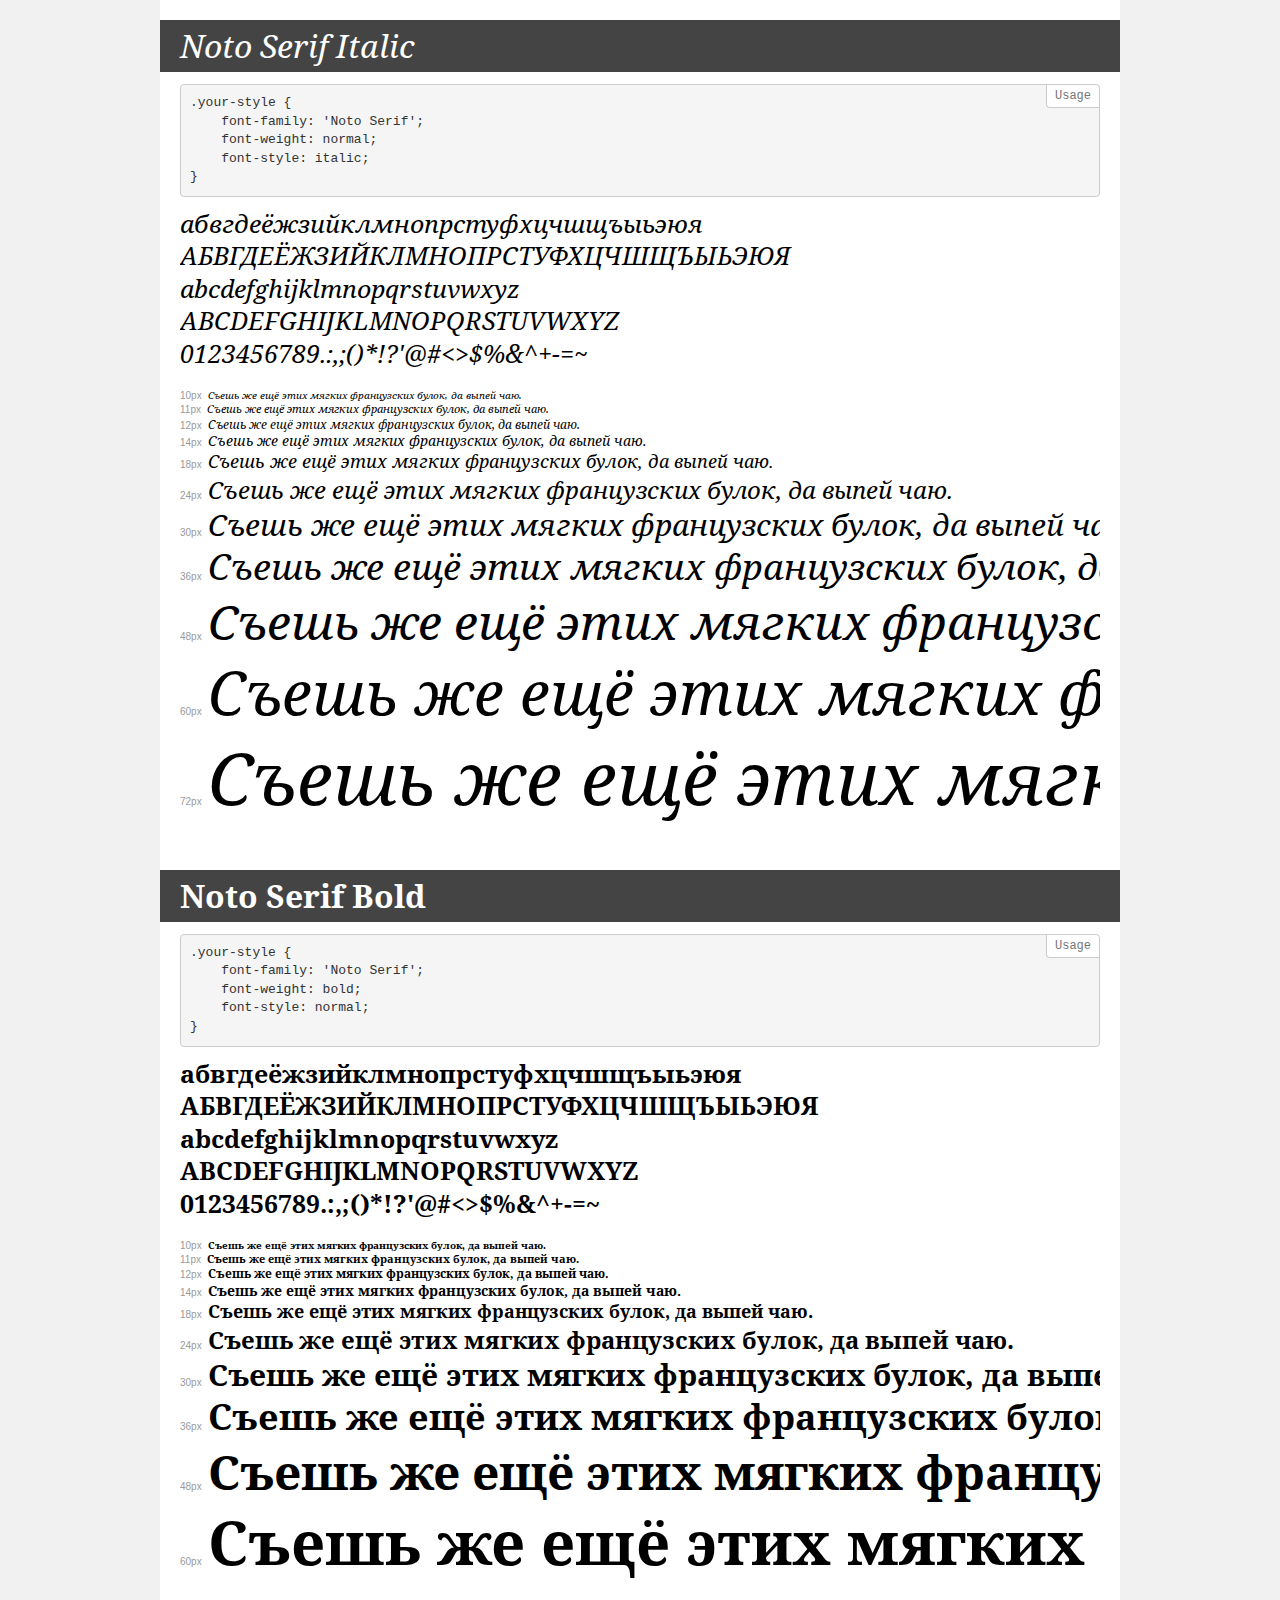
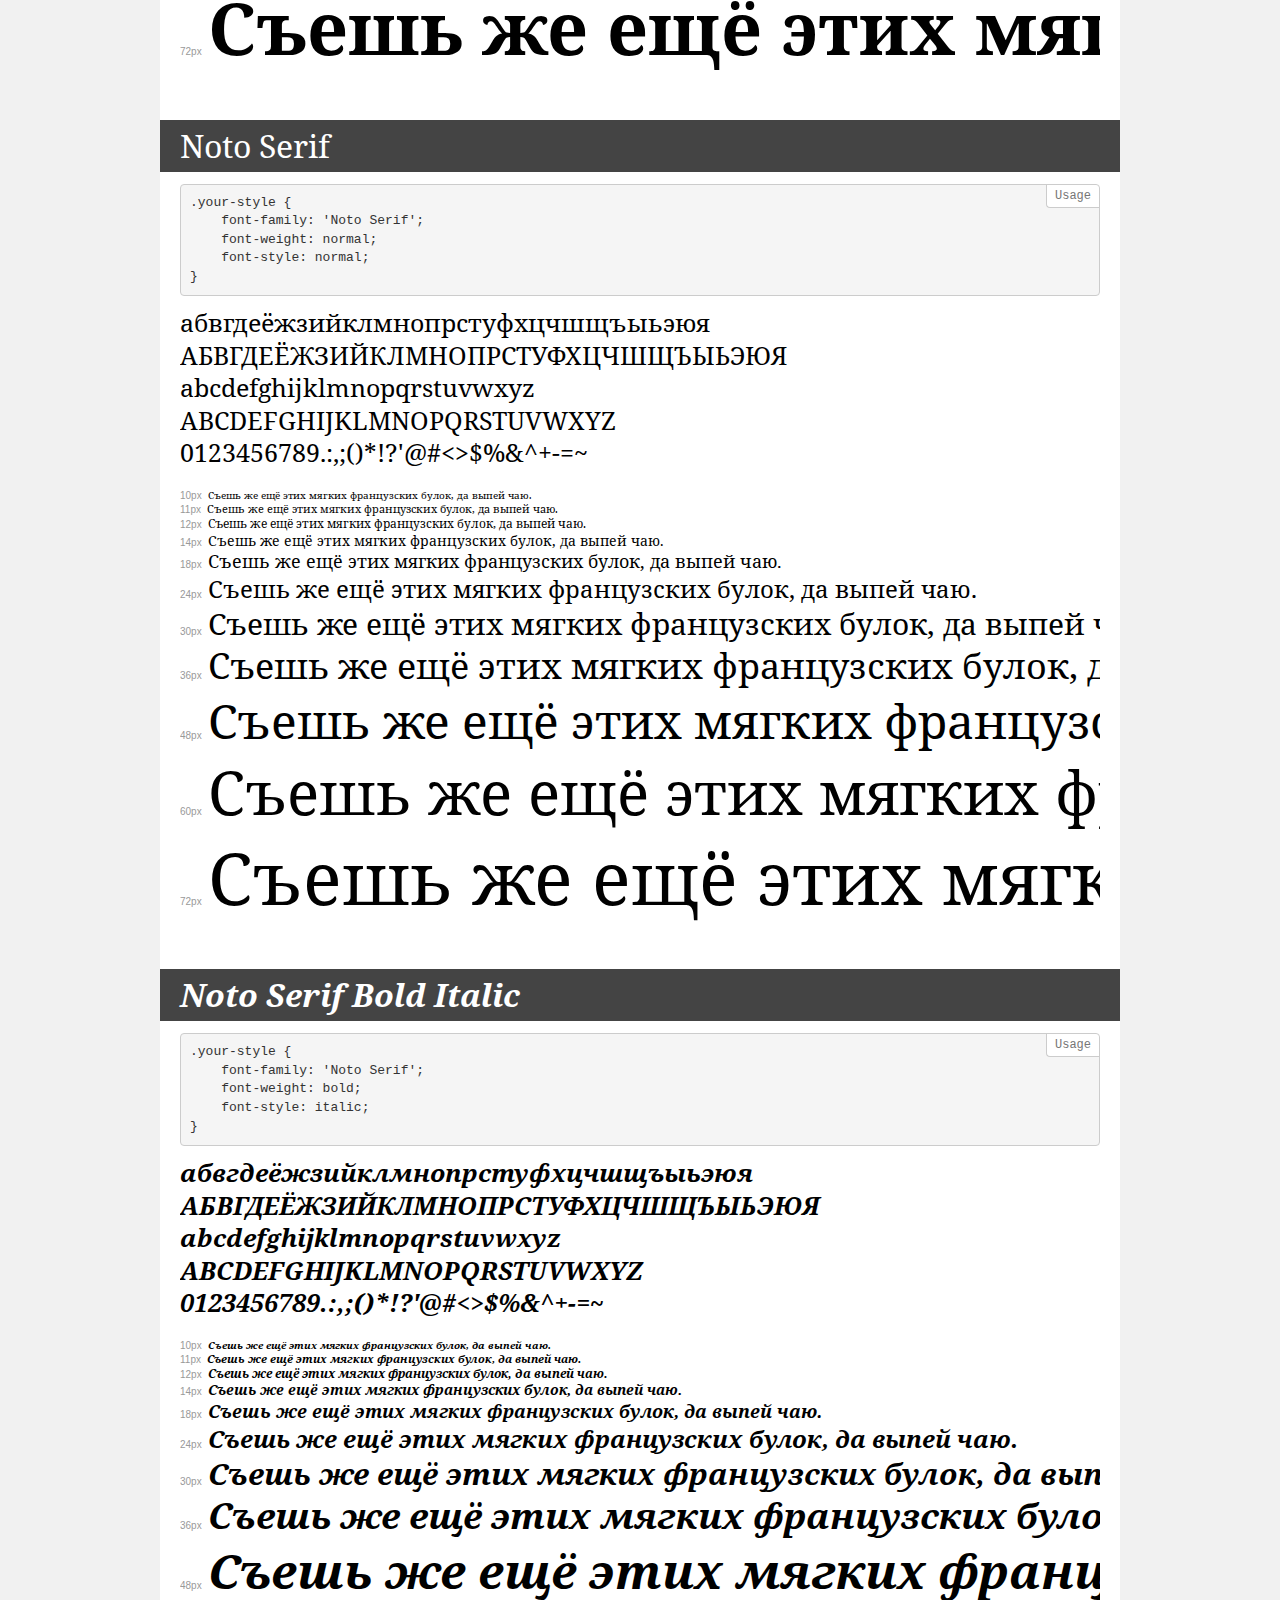
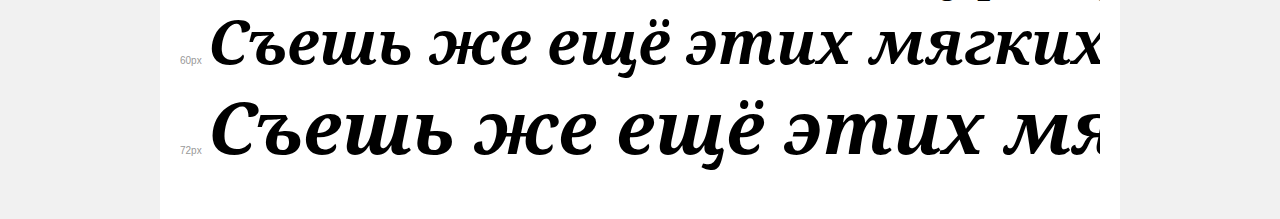
<file: fonts/NotoSerif/demo.html>
<!DOCTYPE html>
<html>
<head>
	<meta charset="utf-8">
	<meta http-equiv="X-UA-Compatible" content="IE=edge">
	<meta name="viewport" content="width=device-width, initial-scale=1">
	<meta name="robots" content="noindex, noarchive">
	<title>Transfonter demo</title>
	<link href="stylesheet.css" rel="stylesheet">
	<style>
		/*
		http://meyerweb.com/eric/tools/css/reset/
		v2.0 | 20110126
		License: none (public domain)
		*/
		html, body, div, span, applet, object, iframe,
		h1, h2, h3, h4, h5, h6, p, blockquote, pre,
		a, abbr, acronym, address, big, cite, code,
		del, dfn, em, img, ins, kbd, q, s, samp,
		small, strike, strong, sub, sup, tt, var,
		b, u, i, center,
		dl, dt, dd, ol, ul, li,
		fieldset, form, label, legend,
		table, caption, tbody, tfoot, thead, tr, th, td,
		article, aside, canvas, details, embed,
		figure, figcaption, footer, header, hgroup,
		menu, nav, output, ruby, section, summary,
		time, mark, audio, video {
			margin: 0;
			padding: 0;
			border: 0;
			font-size: 100%;
			font: inherit;
			vertical-align: baseline;
		}
		/* HTML5 display-role reset for older browsers */
		article, aside, details, figcaption, figure,
		footer, header, hgroup, menu, nav, section {
			display: block;
		}
		body {
			line-height: 1;
		}
		ol, ul {
			list-style: none;
		}
		blockquote, q {
			quotes: none;
		}
		blockquote:before, blockquote:after,
		q:before, q:after {
			content: '';
			content: none;
		}
		table {
			border-collapse: collapse;
			border-spacing: 0;
		}
		/* common styles */
		body {
			background: #f1f1f1;
			color: #000;
		}
		.page {
			background: #fff;
			width: 920px;
			margin: 0 auto;
			padding: 20px 20px 0 20px;
			overflow: hidden;
		}
		.font-container {
			overflow-x: auto;
			overflow-y: hidden;
			margin-bottom: 40px;
			line-height: 1.3;
			white-space: nowrap;
			padding-bottom: 5px;
		}
		h1 {
			position: relative;
			background: #444;
			font-size: 32px;
			color: #fff;
			padding: 10px 20px;
			margin: 0 -20px 12px -20px;
		}
		.letters {
			font-size: 25px;
			margin-bottom: 20px;
		}
		.s10:before {
			content: '10px';
		}
		.s11:before {
			content: '11px';
		}
		.s12:before {
			content: '12px';
		}
		.s14:before {
			content: '14px';
		}
		.s18:before {
			content: '18px';
		}
		.s24:before {
			content: '24px';
		}
		.s30:before {
			content: '30px';
		}
		.s36:before {
			content: '36px';
		}
		.s48:before {
			content: '48px';
		}
		.s60:before {
			content: '60px';
		}
		.s72:before {
			content: '72px';
		}
		.s10:before, .s11:before, .s12:before, .s14:before,
		.s18:before, .s24:before, .s30:before, .s36:before,
		.s48:before, .s60:before, .s72:before {
			font-family: Arial, sans-serif;
			font-size: 10px;
			font-weight: normal;
			font-style: normal;
			color: #999;
			padding-right: 6px;
		}
		pre {
			display: block;
			position: relative;
			padding: 9px;
			margin: 0 0 10px;
			font-family: Monaco, Menlo, Consolas, "Courier New", monospace !important;
			font-size: 13px;
			line-height: 1.428571429;
			color: #333;
			font-weight: normal !important;
			font-style: normal !important;
			background-color: #f5f5f5;
			border: 1px solid #ccc;
			overflow-x: auto;
			border-radius: 4px;
		}
		pre:after {
			display: block;
			position: absolute;
			right: 0;
			top: 0;
			content: 'Usage';
			line-height: 1;
			padding: 5px 8px;
			font-size: 12px;
			color: #767676;
			background-color: #fff;
			border: 1px solid #ccc;
			border-right: none;
			border-top: none;
			border-radius: 0 4px 0 4px;
			z-index: 10;
		}
		/* responsive */
		@media (max-width: 959px) {
			.page {
				width: auto;
				margin: 0;
			}
		}
	</style>
</head>
<body>
<div class="page">
	<div class="demo" style="font-family: 'Noto Serif'; font-weight: normal; font-style: italic;">
		<h1>Noto Serif Italic</h1>
		<pre>.your-style {
    font-family: 'Noto Serif';
    font-weight: normal;
    font-style: italic;
}</pre>
		<div class="font-container">
			<p class="letters">
				абвгдеёжзийклмнопрстуфхцчшщъыьэюя <br />
				АБВГДЕЁЖЗИЙКЛМНОПРСТУФХЦЧШЩЪЫЬЭЮЯ <br />
				abcdefghijklmnopqrstuvwxyz <br />
				ABCDEFGHIJKLMNOPQRSTUVWXYZ <br />				0123456789.:,;()*!?'@#<>$%&^+-=~
			</p>
			<p class="s10" style="font-size: 10px;">Съешь же ещё этих мягких французских булок, да выпей чаю.</p>
			<p class="s11" style="font-size: 11px;">Съешь же ещё этих мягких французских булок, да выпей чаю.</p>
			<p class="s12" style="font-size: 12px;">Съешь же ещё этих мягких французских булок, да выпей чаю.</p>
			<p class="s14" style="font-size: 14px;">Съешь же ещё этих мягких французских булок, да выпей чаю.</p>
			<p class="s18" style="font-size: 18px;">Съешь же ещё этих мягких французских булок, да выпей чаю.</p>
			<p class="s24" style="font-size: 24px;">Съешь же ещё этих мягких французских булок, да выпей чаю.</p>
			<p class="s30" style="font-size: 30px;">Съешь же ещё этих мягких французских булок, да выпей чаю.</p>
			<p class="s36" style="font-size: 36px;">Съешь же ещё этих мягких французских булок, да выпей чаю.</p>
			<p class="s48" style="font-size: 48px;">Съешь же ещё этих мягких французских булок, да выпей чаю.</p>
			<p class="s60" style="font-size: 60px;">Съешь же ещё этих мягких французских булок, да выпей чаю.</p>
			<p class="s72" style="font-size: 72px;">Съешь же ещё этих мягких французских булок, да выпей чаю.</p>
		</div>
	</div>
	<div class="demo" style="font-family: 'Noto Serif'; font-weight: bold; font-style: normal;">
		<h1>Noto Serif Bold</h1>
		<pre>.your-style {
    font-family: 'Noto Serif';
    font-weight: bold;
    font-style: normal;
}</pre>
		<div class="font-container">
			<p class="letters">
				абвгдеёжзийклмнопрстуфхцчшщъыьэюя <br />
				АБВГДЕЁЖЗИЙКЛМНОПРСТУФХЦЧШЩЪЫЬЭЮЯ <br />
				abcdefghijklmnopqrstuvwxyz <br />
				ABCDEFGHIJKLMNOPQRSTUVWXYZ <br />				0123456789.:,;()*!?'@#<>$%&^+-=~
			</p>
			<p class="s10" style="font-size: 10px;">Съешь же ещё этих мягких французских булок, да выпей чаю.</p>
			<p class="s11" style="font-size: 11px;">Съешь же ещё этих мягких французских булок, да выпей чаю.</p>
			<p class="s12" style="font-size: 12px;">Съешь же ещё этих мягких французских булок, да выпей чаю.</p>
			<p class="s14" style="font-size: 14px;">Съешь же ещё этих мягких французских булок, да выпей чаю.</p>
			<p class="s18" style="font-size: 18px;">Съешь же ещё этих мягких французских булок, да выпей чаю.</p>
			<p class="s24" style="font-size: 24px;">Съешь же ещё этих мягких французских булок, да выпей чаю.</p>
			<p class="s30" style="font-size: 30px;">Съешь же ещё этих мягких французских булок, да выпей чаю.</p>
			<p class="s36" style="font-size: 36px;">Съешь же ещё этих мягких французских булок, да выпей чаю.</p>
			<p class="s48" style="font-size: 48px;">Съешь же ещё этих мягких французских булок, да выпей чаю.</p>
			<p class="s60" style="font-size: 60px;">Съешь же ещё этих мягких французских булок, да выпей чаю.</p>
			<p class="s72" style="font-size: 72px;">Съешь же ещё этих мягких французских булок, да выпей чаю.</p>
		</div>
	</div>
	<div class="demo" style="font-family: 'Noto Serif'; font-weight: normal; font-style: normal;">
		<h1>Noto Serif</h1>
		<pre>.your-style {
    font-family: 'Noto Serif';
    font-weight: normal;
    font-style: normal;
}</pre>
		<div class="font-container">
			<p class="letters">
				абвгдеёжзийклмнопрстуфхцчшщъыьэюя <br />
				АБВГДЕЁЖЗИЙКЛМНОПРСТУФХЦЧШЩЪЫЬЭЮЯ <br />
				abcdefghijklmnopqrstuvwxyz <br />
				ABCDEFGHIJKLMNOPQRSTUVWXYZ <br />				0123456789.:,;()*!?'@#<>$%&^+-=~
			</p>
			<p class="s10" style="font-size: 10px;">Съешь же ещё этих мягких французских булок, да выпей чаю.</p>
			<p class="s11" style="font-size: 11px;">Съешь же ещё этих мягких французских булок, да выпей чаю.</p>
			<p class="s12" style="font-size: 12px;">Съешь же ещё этих мягких французских булок, да выпей чаю.</p>
			<p class="s14" style="font-size: 14px;">Съешь же ещё этих мягких французских булок, да выпей чаю.</p>
			<p class="s18" style="font-size: 18px;">Съешь же ещё этих мягких французских булок, да выпей чаю.</p>
			<p class="s24" style="font-size: 24px;">Съешь же ещё этих мягких французских булок, да выпей чаю.</p>
			<p class="s30" style="font-size: 30px;">Съешь же ещё этих мягких французских булок, да выпей чаю.</p>
			<p class="s36" style="font-size: 36px;">Съешь же ещё этих мягких французских булок, да выпей чаю.</p>
			<p class="s48" style="font-size: 48px;">Съешь же ещё этих мягких французских булок, да выпей чаю.</p>
			<p class="s60" style="font-size: 60px;">Съешь же ещё этих мягких французских булок, да выпей чаю.</p>
			<p class="s72" style="font-size: 72px;">Съешь же ещё этих мягких французских булок, да выпей чаю.</p>
		</div>
	</div>
	<div class="demo" style="font-family: 'Noto Serif'; font-weight: bold; font-style: italic;">
		<h1>Noto Serif Bold Italic</h1>
		<pre>.your-style {
    font-family: 'Noto Serif';
    font-weight: bold;
    font-style: italic;
}</pre>
		<div class="font-container">
			<p class="letters">
				абвгдеёжзийклмнопрстуфхцчшщъыьэюя <br />
				АБВГДЕЁЖЗИЙКЛМНОПРСТУФХЦЧШЩЪЫЬЭЮЯ <br />
				abcdefghijklmnopqrstuvwxyz <br />
				ABCDEFGHIJKLMNOPQRSTUVWXYZ <br />				0123456789.:,;()*!?'@#<>$%&^+-=~
			</p>
			<p class="s10" style="font-size: 10px;">Съешь же ещё этих мягких французских булок, да выпей чаю.</p>
			<p class="s11" style="font-size: 11px;">Съешь же ещё этих мягких французских булок, да выпей чаю.</p>
			<p class="s12" style="font-size: 12px;">Съешь же ещё этих мягких французских булок, да выпей чаю.</p>
			<p class="s14" style="font-size: 14px;">Съешь же ещё этих мягких французских булок, да выпей чаю.</p>
			<p class="s18" style="font-size: 18px;">Съешь же ещё этих мягких французских булок, да выпей чаю.</p>
			<p class="s24" style="font-size: 24px;">Съешь же ещё этих мягких французских булок, да выпей чаю.</p>
			<p class="s30" style="font-size: 30px;">Съешь же ещё этих мягких французских булок, да выпей чаю.</p>
			<p class="s36" style="font-size: 36px;">Съешь же ещё этих мягких французских булок, да выпей чаю.</p>
			<p class="s48" style="font-size: 48px;">Съешь же ещё этих мягких французских булок, да выпей чаю.</p>
			<p class="s60" style="font-size: 60px;">Съешь же ещё этих мягких французских булок, да выпей чаю.</p>
			<p class="s72" style="font-size: 72px;">Съешь же ещё этих мягких французских булок, да выпей чаю.</p>
		</div>
	</div>
</div>
</body>
</html>
</file>
<file: css/style.css>
@import url("../fonts/Gilroy/stylesheet.css");
@import url("../fonts/NotoSerif/stylesheet.css");
*,
*::before,
*::after {
  -webkit-box-sizing: border-box;
          box-sizing: border-box;
  margin: 0;
  padding: 0;
  scroll-behavior: smooth;
}

body {
  min-height: 100vh;
  text-rendering: optimizeSpeed;
}

img {
  display: block;
  max-width: 100%;
}

input,
button,
textarea,
select {
  font: inherit;
}

ol,
ul {
  list-style: none;
}

.wrapper-content-width {
  max-width: 1150px;
  margin: 0 auto;
}

.title {
  text-align: center;
  margin-bottom: 60px;
  display: -webkit-box;
  display: -ms-flexbox;
  display: flex;
  -webkit-box-orient: vertical;
  -webkit-box-direction: normal;
      -ms-flex-direction: column;
          flex-direction: column;
  -webkit-box-align: center;
      -ms-flex-align: center;
          align-items: center;
  gap: 15px;
}

.title__text {
  font-size: 21px;
}

.title__heeader {
  font-weight: 700;
  font-family: Noto Serif;
  font-size: 30px;
}

.button {
  display: -webkit-box;
  display: -ms-flexbox;
  display: flex;
  -webkit-box-pack: center;
      -ms-flex-pack: center;
          justify-content: center;
  -webkit-box-align: center;
      -ms-flex-align: center;
          align-items: center;
  text-transform: uppercase;
  letter-spacing: 0.1em;
}

body {
  background-color: #f9f9f9;
  font-family: "Gilroy";
  max-width: 1920px;
  margin: 0 auto;
}

a {
  display: block;
  text-decoration: none;
  color: inherit;
}

.catalog-page {
  padding: 100px 30px;
  padding-top: 0;
  margin: 0 auto;
}

.catalog-page__select-option {
  display: -webkit-box;
  display: -ms-flexbox;
  display: flex;
  -ms-flex-wrap: wrap;
      flex-wrap: wrap;
  gap: 30px;
  -webkit-box-align: center;
      -ms-flex-align: center;
          align-items: center;
  -webkit-box-pack: center;
      -ms-flex-pack: center;
          justify-content: center;
  margin: 0 20px 100px;
}

.catalog-page__select-option input {
  background-color: inherit;
  border: none;
  outline: none;
  padding: 10px 0;
  border-bottom: 1px solid #d6d6d6;
  width: 100%;
  max-width: 160px;
}

.catalog-page__cards-wrapper {
  display: -webkit-box;
  display: -ms-flexbox;
  display: flex;
  -ms-flex-wrap: wrap;
      flex-wrap: wrap;
  gap: 100px;
  -webkit-box-align: center;
      -ms-flex-align: center;
          align-items: center;
  -webkit-box-pack: center;
      -ms-flex-pack: center;
          justify-content: center;
  padding: 0 20px;
}

.catalog-page__card {
  display: -webkit-box;
  display: -ms-flexbox;
  display: flex;
  -webkit-box-orient: vertical;
  -webkit-box-direction: normal;
      -ms-flex-direction: column;
          flex-direction: column;
  gap: 15px;
  -webkit-box-align: center;
      -ms-flex-align: center;
          align-items: center;
  max-width: 280px;
}

.catalog-page__product-name {
  font-weight: 600;
  font-size: 24px;
  white-space: nowrap;
}

.catalog-page__button-price {
  padding: 10px 20px;
  color: white;
  background-color: black;
  border: 0px solid transparent;
  font-size: 18px;
  cursor: pointer;
  white-space: nowrap;
  -webkit-transition: color, background-color 0.8s;
  transition: color, background-color 0.8s;
}

.catalog-page__button-price:hover {
  color: white;
  background-color: #afafaf;
  border: 0px solid transparent;
}

.catalog-page__show-more {
  margin-top: 100px;
  padding: 15px 35px;
  color: white;
  background-color: black;
  border: 0px solid transparent;
  font-size: 18px;
  cursor: pointer;
  white-space: nowrap;
  -webkit-transition: color, background-color 0.8s;
  transition: color, background-color 0.8s;
}

.catalog-page__show-more:hover {
  color: white;
  background-color: #afafaf;
  border: 0px solid transparent;
}

.about-our-shop {
  display: -webkit-box;
  display: -ms-flexbox;
  display: flex;
  -webkit-box-align: start;
      -ms-flex-align: start;
          align-items: flex-start;
  -webkit-box-pack: center;
      -ms-flex-pack: center;
          justify-content: center;
  padding: 0 30px 0;
  gap: 100px;
  -ms-flex-wrap: wrap;
      flex-wrap: wrap;
  padding-bottom: 100px;
}

.about-our-shop__text {
  position: relative;
  overflow: hidden;
  max-width: 540px;
  height: 240px;
}

.about-our-shop__text.active {
  height: auto;
  margin-bottom: 20px;
}

.about-our-shop__text.active ::before {
  display: none;
}

.about-our-shop__text ::before {
  content: "";
  width: 100%;
  height: 100%;
  position: absolute;
  top: 0;
  left: 0;
  z-index: 5;
  background: -webkit-gradient(linear, left top, left bottom, from(rgba(249, 249, 249, 0)), color-stop(82.29%, #f9f9f9));
  background: linear-gradient(180deg, rgba(249, 249, 249, 0) 0%, #f9f9f9 82.29%);
}

.about-our-shop__read-more {
  cursor: pointer;
  display: inline;
  font-weight: 500;
  font-size: 18px;
  line-height: 21px;
  letter-spacing: 0.1em;
  text-transform: uppercase;
  border-bottom: 1px dashed #333333;
}

.about-our-shop__advantages {
  display: -webkit-box;
  display: -ms-flexbox;
  display: flex;
  -webkit-box-pack: center;
      -ms-flex-pack: center;
          justify-content: center;
  width: 290px;
  -ms-flex-wrap: wrap;
      flex-wrap: wrap;
  gap: 40px;
}

@media (max-width: 349px) {
  .about-our-shop__advantages {
    gap: 9px;
  }
}

.about-our-shop__advantage {
  width: 125px;
  height: 133px;
  display: -webkit-box;
  display: -ms-flexbox;
  display: flex;
  -webkit-box-align: center;
      -ms-flex-align: center;
          align-items: center;
  -webkit-box-pack: justify;
      -ms-flex-pack: justify;
          justify-content: space-between;
  -webkit-box-orient: vertical;
  -webkit-box-direction: normal;
      -ms-flex-direction: column;
          flex-direction: column;
  text-align: center;
}

.breadcrumb {
  text-align: center;
  margin: 50px 0;
}

.breadcrumb li,
.breadcrumb a {
  display: inline;
}

.breadcrumb a {
  border-bottom: 1px solid #d6d6d6;
  margin-bottom: 10px;
}

.breadcrumb li + li:before {
  padding: 5px;
  content: "/\00a0";
}

.about-our-shop__title {
  font-weight: bold;
  font-size: 30px;
  margin-bottom: 30px;
  text-align: center;
}

.more-good__title {
  margin-bottom: 100px;
}

.more-good__title ~ .catalog-page__cards-wrapper {
  margin-bottom: 100px;
}

.product-wrapper {
  padding: 0 30px 100px;
}

.product-wrapper > .wrapper-content-width {
  display: -webkit-box;
  display: -ms-flexbox;
  display: flex;
  gap: 30px;
  -webkit-box-pack: center;
      -ms-flex-pack: center;
          justify-content: center;
  -ms-flex-wrap: wrap;
      flex-wrap: wrap;
}

.product-wrapper__photos {
  display: -ms-grid;
  display: grid;
  gap: 30px;
  -ms-grid-rows: minmax(235px, 1fr) 120px;
  -ms-grid-columns: (minmax(80px, 160px))[3];
      grid-template: minmax(235px, 1fr) 120px/repeat(3, minmax(80px, 160px));
}

@media (max-width: 600px) {
  .product-wrapper__photos {
    -ms-grid-rows: minmax(235px, 1fr) auto;
        grid-template-rows: minmax(235px, 1fr) auto;
  }
}

.product-wrapper__photos :first-child {
  -ms-grid-row: 1;
  grid-area: 1 / span 3;
  width: 100%;
  -o-object-fit: cover;
     object-fit: cover;
}

.product-wrapper__about {
  border: 8px double #d6d6d6;
  padding: 40px 30px;
  display: -webkit-box;
  display: -ms-flexbox;
  display: flex;
  -webkit-box-orient: vertical;
  -webkit-box-direction: normal;
      -ms-flex-direction: column;
          flex-direction: column;
  gap: 30px;
}

@media (max-width: 530px) {
  .product-wrapper__about {
    padding: 30px 10px;
  }
}

.product-wrapper__title {
  font-weight: 500;
  font-size: 24px;
  line-height: 28px;
  letter-spacing: 0.1em;
  text-transform: uppercase;
  text-align: center;
}

.product-wrapper__tags {
  color: #979797;
  display: -webkit-box;
  display: -ms-flexbox;
  display: flex;
  gap: 30px;
  -ms-flex-wrap: wrap;
      flex-wrap: wrap;
}

@media (max-width: 530px) {
  .product-wrapper__tags {
    -webkit-box-pack: center;
        -ms-flex-pack: center;
            justify-content: center;
  }
}

.product-wrapper__tag {
  display: -webkit-box;
  display: -ms-flexbox;
  display: flex;
  gap: 15px;
}

.product-wrapper__hr {
  height: 1px;
  background-color: #d6d6d6;
  max-width: 460px;
}

.product-wrapper__about-text {
  font-size: 14px;
  line-height: 150%;
  max-width: 460px;
}

.product-wrapper__about-price {
  font-weight: 600;
  font-size: 24px;
  letter-spacing: 0.05em;
  text-transform: uppercase;
}

.product-wrapper__about-row-button {
  display: -webkit-box;
  display: -ms-flexbox;
  display: flex;
  gap: 30px;
  -ms-flex-wrap: wrap;
      flex-wrap: wrap;
}

.product-wrapper__button-buy {
  padding: 10px 20px;
  color: white;
  background-color: black;
  border: 0px solid transparent;
  font-size: 18px;
  cursor: pointer;
  white-space: nowrap;
  -webkit-transition: color, background-color 0.8s;
  transition: color, background-color 0.8s;
}

.product-wrapper__button-buy:hover {
  color: white;
  background-color: #afafaf;
  border: 0px solid transparent;
}

.product-wrapper__button-add-to-bag {
  padding: 10px 20px;
  color: black;
  background-color: inherit;
  border: 1px solid #333333;
  font-size: 18px;
  cursor: pointer;
  white-space: nowrap;
  -webkit-transition: color, background-color 0.8s;
  transition: color, background-color 0.8s;
}

.product-wrapper__button-add-to-bag:hover {
  color: white;
  background-color: black;
  border: 1px solid #333333;
}

@media (max-width: 950px) {
  body.lock {
    overflow: hidden;
  }
}

.poster-bgi {
  background-image: url(../image/poster-background.png);
  background-position: center;
  background-size: cover;
}

nav {
  max-width: 1150px;
}

.poster {
  background-color: #333333;
  color: white;
  padding: 20px;
}

.poster nav {
  margin: 0 auto;
  max-width: 1150px;
}

.poster nav + h2 {
  margin-top: 540px;
}

@media (max-width: 746px) {
  .poster nav + h2 {
    margin-top: 300px;
  }
}

.poster nav img {
  max-width: none;
}

@media (max-width: 950px) {
  .poster .desktop-nav {
    display: none;
  }
}

.poster .desktop-nav ul {
  display: -webkit-box;
  display: -ms-flexbox;
  display: flex;
  gap: 15px;
  -webkit-box-pack: justify;
      -ms-flex-pack: justify;
          justify-content: space-between;
  -webkit-box-align: center;
      -ms-flex-align: center;
          align-items: center;
}

.poster .desktop-nav ul li {
  white-space: nowrap;
}

.poster .desktop-nav ul .poster__logo {
  margin: 0 20px;
}

.poster__find-box {
  display: -webkit-box;
  display: -ms-flexbox;
  display: flex;
  gap: 15px;
}

.poster h2 {
  font-family: "Noto Serif";
  text-align: center;
}

@media (max-width: 950px) {
  .poster hr {
    display: none;
  }
}

.poster .mobile-nav {
  padding: 20px;
  display: none;
}

@media (max-width: 950px) {
  .poster .mobile-nav {
    display: -webkit-box;
    display: -ms-flexbox;
    display: flex;
    -webkit-box-pack: justify;
        -ms-flex-pack: justify;
            justify-content: space-between;
    -webkit-box-align: center;
        -ms-flex-align: center;
            align-items: center;
  }
  .poster .mobile-nav hr {
    display: block;
    width: 94%;
  }
  .poster .mobile-nav__logo {
    position: relative;
    padding-left: 10px;
    z-index: 2;
  }
  .poster .mobile-nav__burger {
    position: relative;
    width: 30px;
    height: 20px;
    z-index: 2;
    cursor: pointer;
  }
  .poster .mobile-nav__burger.active span {
    -webkit-transform: scale(0);
            transform: scale(0);
  }
  .poster .mobile-nav__burger.active::before {
    -webkit-transform: rotate(45deg);
            transform: rotate(45deg);
    top: 9px;
  }
  .poster .mobile-nav__burger.active::after {
    -webkit-transform: rotate(-45deg);
            transform: rotate(-45deg);
    bottom: 9px;
  }
  .poster .mobile-nav__burger span {
    position: absolute;
    top: 9px;
    width: 75%;
    height: 2px;
    background-color: #ffffff;
    -webkit-transition: all 0.3s;
    transition: all 0.3s;
  }
  .poster .mobile-nav__burger::after, .poster .mobile-nav__burger::before {
    content: "";
    position: absolute;
    width: 100%;
    height: 2px;
    background-color: #ffffff;
    -webkit-transition: all 0.3s;
    transition: all 0.3s;
  }
  .poster .mobile-nav__burger::after {
    bottom: 0;
  }
  .poster .mobile-nav__menu {
    width: 100%;
    height: 100%;
    position: absolute;
    left: -100%;
    top: 0;
    overflow: auto;
    padding: 120px 0 0 50px;
    font-size: 30px;
    -webkit-transition: all 0.3s;
    transition: all 0.3s;
    background-color: #333333;
  }
  .poster .mobile-nav__menu ul {
    display: -webkit-box;
    display: -ms-flexbox;
    display: flex;
    -webkit-box-orient: vertical;
    -webkit-box-direction: normal;
        -ms-flex-direction: column;
            flex-direction: column;
    gap: 25px;
  }
  .poster .mobile-nav__menu ul li {
    display: -webkit-box;
    display: -ms-flexbox;
    display: flex;
    gap: 25px;
    -webkit-box-align: center;
        -ms-flex-align: center;
            align-items: center;
  }
  .poster .mobile-nav__menu.active {
    left: 0;
  }
}

.poster__button {
  margin: 50px 0 80px;
}

@media (max-width: 950px) {
  .poster__button {
    margin: 50px 0;
  }
}

.poster__button a {
  padding: 15px 40px;
  color: white;
  background-color: inherit;
  border: 1px solid #ffffff;
  font-size: 18px;
  cursor: pointer;
  white-space: nowrap;
  -webkit-transition: color, background-color 0.8s;
  transition: color, background-color 0.8s;
}

.poster__button a:hover {
  color: black;
  background-color: white;
  border: 1px solid #ffffff;
}

.poster__brends-row {
  margin: 30px 0 0 0;
  display: -webkit-box;
  display: -ms-flexbox;
  display: flex;
  -webkit-box-pack: center;
      -ms-flex-pack: center;
          justify-content: center;
}

@media (max-width: 950px) {
  .poster__brends-row {
    display: none;
  }
}

.poster__brends-row div {
  padding: 5px 15px;
}

.poster__brends-row div:not(div:last-child) {
  border-right: 1px solid white;
}

.catalog {
  padding: 100px 30px;
}

.tabs {
  overflow: hidden;
  text-align: center;
}

.tabs input[type="radio"] {
  display: none;
}

.tabs__item {
  min-width: 159px;
  height: 55px;
  display: -webkit-inline-box;
  display: -ms-inline-flexbox;
  display: inline-flex;
  -webkit-box-pack: center;
      -ms-flex-pack: center;
          justify-content: center;
  -webkit-box-align: center;
      -ms-flex-align: center;
          align-items: center;
  margin: 0 25px 25px 0;
  background-color: #f9f9f9;
  border: 1px solid #d6d6d6;
  text-transform: uppercase;
  letter-spacing: 0.1em;
  font-weight: 500;
  font-size: 18px;
  -webkit-box-shadow: 5px 5px 2px #d6d6d6;
          box-shadow: 5px 5px 2px #d6d6d6;
}

.tabs__item:last-of-type {
  margin-right: 0;
}

.tabs__item:hover {
  background-color: black;
  color: white;
  border-color: black;
  -webkit-box-shadow: 5px 5px 10px black;
          box-shadow: 5px 5px 10px black;
  cursor: pointer;
}

.tabs #tab-1:checked + label,
.tabs #tab-2:checked + label,
.tabs #tab-3:checked + label,
.tabs #tab-4:checked + label,
.tabs #tab-5:checked + label,
.tabs #tab-6:checked + label {
  background-color: black;
  color: white;
  -webkit-box-shadow: 5px 5px 10px black;
          box-shadow: 5px 5px 10px black;
  border-color: black;
}

.tabs__cards {
  display: none;
}

.tabs #tab-1:checked ~ #content-tab-1,
.tabs #tab-2:checked ~ #content-tab-2,
.tabs #tab-3:checked ~ #content-tab-3,
.tabs #tab-4:checked ~ #content-tab-4,
.tabs #tab-5:checked ~ #content-tab-5,
.tabs #tab-6:checked ~ #content-tab-6 {
  display: -webkit-box;
  display: -ms-flexbox;
  display: flex;
  gap: 40px;
  -ms-flex-wrap: wrap;
      flex-wrap: wrap;
  -webkit-box-pack: center;
      -ms-flex-pack: center;
          justify-content: center;
  -webkit-animation-name: fadeIn;
          animation-name: fadeIn;
  -webkit-animation-fill-mode: both;
          animation-fill-mode: both;
  -webkit-animation-duration: 1.5s;
          animation-duration: 1.5s;
}

@-webkit-keyframes fadeIn {
  from {
    opacity: 0;
  }
  to {
    opacity: 1;
  }
}

@keyframes fadeIn {
  from {
    opacity: 0;
  }
  to {
    opacity: 1;
  }
}

.tabs__card {
  color: white;
  font-weight: 500;
  font-size: 24px;
}

.tabs__card a {
  text-align: center;
  width: 340px;
  height: 280px;
  padding-top: 210px;
}

.tabs .card-1 {
  background: url(../image/card-rings.png);
}

.tabs .card-2 {
  background: url(../image/card-2.png);
}

.tabs .card-3 {
  background: url(../image/card-3.png);
}

.tabs .card-4 {
  background: url(../image/card-4.png);
}

.tabs .card-5 {
  background: url(../image/card-5.png);
}

.tabs .card-6 {
  background: url(../image/card-6.png);
}

@media (max-width: 1180px) {
  .tabs__item {
    min-width: 318px;
  }
  .tabs__item:last-of-type {
    margin-right: 25px;
  }
}

@media (max-width: 750px) {
  .tabs__item {
    min-width: 159px;
  }
}

@media (max-width: 428px) {
  .tabs__item {
    min-width: 100px;
    font-size: 13px;
  }
}

.our-salon {
  color: white;
  background: url(../image/bgi-our-salon.png);
  padding: 100px 30px;
}

.our-salon__text {
  font-size: 18px;
  line-height: 140%;
  text-align: center;
  max-width: 730px;
  margin: 0 auto 60px;
}

.our-salon__button a {
  padding: 15px 40px;
  color: black;
  background-color: white;
  border: 0px solid transparent;
  font-size: 18px;
  cursor: pointer;
  white-space: nowrap;
  -webkit-transition: color, background-color 0.8s;
  transition: color, background-color 0.8s;
}

.our-salon__button a:hover {
  color: white;
  background-color: #afafaf;
  border: 0px solid transparent;
}

.blog {
  padding: 100px 30px;
}

.blog__cards {
  margin-bottom: 60px;
  display: -webkit-box;
  display: -ms-flexbox;
  display: flex;
  gap: 30px;
  -ms-flex-wrap: wrap;
      flex-wrap: wrap;
  -webkit-box-pack: center;
      -ms-flex-pack: center;
          justify-content: center;
}

.blog__cards .card-1 {
  background: url(../image/blog-card-1.png);
}

.blog__cards .card-2 {
  background: url(../image/blog-card-2.png);
}

.blog__cards .card-3 {
  background: url(../image/blog-card-3.png);
}

.blog__card {
  color: white;
  font-weight: 400;
  font-size: 21px;
}

.blog__card a {
  text-align: center;
  width: 346px;
  height: 370px;
  display: -webkit-box;
  display: -ms-flexbox;
  display: flex;
  -webkit-box-align: end;
      -ms-flex-align: end;
          align-items: end;
  padding: 0 30px 30px;
}

.blog__button a {
  padding: 15px 35px;
  color: white;
  background-color: #333333;
  border: 0px solid transparent;
  font-size: 18px;
  cursor: pointer;
  white-space: nowrap;
  -webkit-transition: color, background-color 0.8s;
  transition: color, background-color 0.8s;
}

.blog__button a:hover {
  color: black;
  background-color: #afafaf;
  border: 0px solid transparent;
}

.gallery {
  padding: 100px 30px;
  padding-top: 0;
}

.gallery__video-wrapper {
  display: -ms-grid;
  display: grid;
  -ms-grid-rows: (300px)[2];
  -ms-grid-columns: (minmax(270px, 1fr))[auto-fit];
      grid-template: repeat(2, 300px)/repeat(auto-fit, minmax(270px, 1fr));
  grid-auto-rows: 300px;
}

.gallery__video-wrapper img,
.gallery__video-wrapper video {
  width: 100%;
  height: 100%;
  -o-object-fit: cover;
     object-fit: cover;
}

.gallery__video-wrapper :nth-child(5) {
  grid-column: span 2;
  -ms-grid-row: 1;
      grid-row-start: 1;
}

.gallery__video-wrapper :nth-child(6) {
  grid-column: span 2;
}

@media (max-width: 1150px) {
  .gallery__video-wrapper {
    -ms-grid-rows: 300px;
    -ms-grid-columns: 1fr 1fr;
        grid-template: 300px / 1fr 1fr;
    margin: auto;
  }
  .gallery__video-wrapper :nth-child(6) {
    grid-column: span 2;
  }
}

@media (max-width: 746px) {
  .gallery__video-wrapper {
    -ms-grid-rows: 200px;
    -ms-grid-columns: 1fr;
        grid-template: 200px / 1fr;
    grid-auto-rows: 200px;
    margin: auto;
  }
  .gallery__video-wrapper :nth-child(6) {
    -ms-grid-column: 1;
    grid-column: 1;
  }
  .gallery__video-wrapper :nth-child(5) {
    -ms-grid-column: 1;
    grid-column: 1;
    -ms-grid-row: 1;
        grid-row-start: 1;
  }
}

.subscribe {
  color: white;
  background: url(../image/bgi-our-salon.png);
  padding: 100px 30px;
}

.subscribe__list {
  font-size: 18px;
}

.subscribe__list li {
  padding-left: 20px;
  margin: 0 0 15px 20px;
  list-style-image: url(../image/list-icons.png);
}

.subscribe__body {
  display: -webkit-box;
  display: -ms-flexbox;
  display: flex;
  -webkit-box-pack: center;
      -ms-flex-pack: center;
          justify-content: center;
  -webkit-box-align: center;
      -ms-flex-align: center;
          align-items: center;
  gap: 80px;
}

@media (max-width: 840px) {
  .subscribe__body {
    -webkit-box-orient: vertical;
    -webkit-box-direction: normal;
        -ms-flex-direction: column;
            flex-direction: column;
    gap: 20px;
  }
}

.subscribe__form {
  display: -webkit-box;
  display: -ms-flexbox;
  display: flex;
  padding: 15px;
  border: 1px solid #ffffff;
}

.subscribe__form div {
  width: 100%;
  display: -webkit-box;
  display: -ms-flexbox;
  display: flex;
  padding: 20px;
  gap: 15px;
  -webkit-box-pack: center;
      -ms-flex-pack: center;
          justify-content: center;
  -webkit-box-align: center;
      -ms-flex-align: center;
          align-items: center;
  background-color: white;
}

@media (max-width: 510px) {
  .subscribe__form div {
    -webkit-box-orient: vertical;
    -webkit-box-direction: normal;
        -ms-flex-direction: column;
            flex-direction: column;
  }
}

.subscribe__form input {
  width: 200px;
  height: 45px;
  border: 1px solid #d6d6d6;
  outline: none;
  padding: 15px;
}

.subscribe__form input::-webkit-input-placeholder {
  letter-spacing: 0.1em;
  text-transform: uppercase;
  font-weight: 500;
  color: rgba(51, 51, 51, 0.5);
}

.subscribe__form input:-ms-input-placeholder {
  letter-spacing: 0.1em;
  text-transform: uppercase;
  font-weight: 500;
  color: rgba(51, 51, 51, 0.5);
}

.subscribe__form input::-ms-input-placeholder {
  letter-spacing: 0.1em;
  text-transform: uppercase;
  font-weight: 500;
  color: rgba(51, 51, 51, 0.5);
}

.subscribe__form input::placeholder {
  letter-spacing: 0.1em;
  text-transform: uppercase;
  font-weight: 500;
  color: rgba(51, 51, 51, 0.5);
}

.subscribe__button {
  padding: 11px 15px;
  color: white;
  background-color: #333333;
  border: 0px solid transparent;
  font-size: 18px;
  cursor: pointer;
  white-space: nowrap;
  -webkit-transition: color, background-color 0.8s;
  transition: color, background-color 0.8s;
}

.subscribe__button:hover {
  color: black;
  background-color: #afafaf;
  border: 0px solid transparent;
}

@media (max-width: 840px) {
  .subscribe__button {
    width: 100%;
  }
}

.contact {
  padding: 100px 30px;
}

.contact__body {
  display: -webkit-box;
  display: -ms-flexbox;
  display: flex;
  gap: 30px;
  -ms-flex-wrap: wrap;
      flex-wrap: wrap;
  -webkit-box-pack: center;
      -ms-flex-pack: center;
          justify-content: center;
}

.contact__item {
  width: 255px;
}

.item__title {
  color: #333333;
  letter-spacing: 0.1em;
  text-transform: uppercase;
  font-size: 18px;
  font-weight: 500;
  padding-bottom: 10px;
}

.item hr {
  color: #333333;
  margin-bottom: 30px;
}

.item__subtitle {
  font-size: 14px;
  display: -webkit-box;
  display: -ms-flexbox;
  display: flex;
  -webkit-box-orient: vertical;
  -webkit-box-direction: normal;
      -ms-flex-direction: column;
          flex-direction: column;
  gap: 15px;
}

.item__subtitle li {
  gap: 20px;
  display: -webkit-box;
  display: -ms-flexbox;
  display: flex;
}

.item a[title="etsy"] {
  display: -webkit-box;
  display: -ms-flexbox;
  display: flex;
  -webkit-box-align: center;
      -ms-flex-align: center;
          align-items: center;
}

.footer hr {
  max-width: 100%;
}

.footer__body {
  margin: 20px;
  display: -webkit-box;
  display: -ms-flexbox;
  display: flex;
  -webkit-box-pack: justify;
      -ms-flex-pack: justify;
          justify-content: space-between;
  -webkit-box-align: center;
      -ms-flex-align: center;
          align-items: center;
}

@media (max-width: 746px) {
  .footer__body {
    -webkit-box-orient: vertical;
    -webkit-box-direction: normal;
        -ms-flex-direction: column;
            flex-direction: column;
    gap: 10px;
  }
}
</file>
<file: fonts/Gilroy/stylesheet.css>
@font-face {
    font-family: 'Gilroy';
    src: url('Gilroy-Regular.eot');
    src: local('Gilroy Regular'), local('Gilroy-Regular'),
        url('Gilroy-Regular.eot?#iefix') format('embedded-opentype'),
        url('Gilroy-Regular.woff2') format('woff2'),
        url('Gilroy-Regular.woff') format('woff'),
        url('Gilroy-Regular.ttf') format('truetype');
    font-weight: normal;
    font-style: normal;
}

@font-face {
    font-family: 'Gilroy';
    src: url('Gilroy-ExtraboldItalic.eot');
    src: local('Gilroy Extrabold Italic'), local('Gilroy-ExtraboldItalic'),
        url('Gilroy-ExtraboldItalic.eot?#iefix') format('embedded-opentype'),
        url('Gilroy-ExtraboldItalic.woff2') format('woff2'),
        url('Gilroy-ExtraboldItalic.woff') format('woff'),
        url('Gilroy-ExtraboldItalic.ttf') format('truetype');
    font-weight: 800;
    font-style: italic;
}

@font-face {
    font-family: 'Gilroy';
    src: url('Gilroy-Bold.eot');
    src: local('Gilroy Bold'), local('Gilroy-Bold'),
        url('Gilroy-Bold.eot?#iefix') format('embedded-opentype'),
        url('Gilroy-Bold.woff2') format('woff2'),
        url('Gilroy-Bold.woff') format('woff'),
        url('Gilroy-Bold.ttf') format('truetype');
    font-weight: bold;
    font-style: normal;
}

@font-face {
    font-family: 'Gilroy';
    src: url('Gilroy-Black.eot');
    src: local('Gilroy Black'), local('Gilroy-Black'),
        url('Gilroy-Black.eot?#iefix') format('embedded-opentype'),
        url('Gilroy-Black.woff2') format('woff2'),
        url('Gilroy-Black.woff') format('woff'),
        url('Gilroy-Black.ttf') format('truetype');
    font-weight: 900;
    font-style: normal;
}

@font-face {
    font-family: 'Gilroy';
    src: url('Gilroy-Light.eot');
    src: local('Gilroy Light'), local('Gilroy-Light'),
        url('Gilroy-Light.eot?#iefix') format('embedded-opentype'),
        url('Gilroy-Light.woff2') format('woff2'),
        url('Gilroy-Light.woff') format('woff'),
        url('Gilroy-Light.ttf') format('truetype');
    font-weight: 300;
    font-style: normal;
}

@font-face {
    font-family: 'Gilroy';
    src: url('Gilroy-Semibold.eot');
    src: local('Gilroy Semibold'), local('Gilroy-Semibold'),
        url('Gilroy-Semibold.eot?#iefix') format('embedded-opentype'),
        url('Gilroy-Semibold.woff2') format('woff2'),
        url('Gilroy-Semibold.woff') format('woff'),
        url('Gilroy-Semibold.ttf') format('truetype');
    font-weight: 600;
    font-style: normal;
}

@font-face {
    font-family: 'Gilroy';
    src: url('Gilroy-Medium.eot');
    src: local('Gilroy Medium'), local('Gilroy-Medium'),
        url('Gilroy-Medium.eot?#iefix') format('embedded-opentype'),
        url('Gilroy-Medium.woff2') format('woff2'),
        url('Gilroy-Medium.woff') format('woff'),
        url('Gilroy-Medium.ttf') format('truetype');
    font-weight: 500;
    font-style: normal;
}

@font-face {
    font-family: 'Gilroy';
    src: url('Gilroy-MediumItalic.eot');
    src: local('Gilroy Medium Italic'), local('Gilroy-MediumItalic'),
        url('Gilroy-MediumItalic.eot?#iefix') format('embedded-opentype'),
        url('Gilroy-MediumItalic.woff2') format('woff2'),
        url('Gilroy-MediumItalic.woff') format('woff'),
        url('Gilroy-MediumItalic.ttf') format('truetype');
    font-weight: 500;
    font-style: italic;
}

@font-face {
    font-family: 'Gilroy';
    src: url('Gilroy-BlackItalic.eot');
    src: local('Gilroy Black Italic'), local('Gilroy-BlackItalic'),
        url('Gilroy-BlackItalic.eot?#iefix') format('embedded-opentype'),
        url('Gilroy-BlackItalic.woff2') format('woff2'),
        url('Gilroy-BlackItalic.woff') format('woff'),
        url('Gilroy-BlackItalic.ttf') format('truetype');
    font-weight: 900;
    font-style: italic;
}

@font-face {
    font-family: 'Gilroy';
    src: url('Gilroy-UltraLight.eot');
    src: local('Gilroy UltraLight'), local('Gilroy-UltraLight'),
        url('Gilroy-UltraLight.eot?#iefix') format('embedded-opentype'),
        url('Gilroy-UltraLight.woff2') format('woff2'),
        url('Gilroy-UltraLight.woff') format('woff'),
        url('Gilroy-UltraLight.ttf') format('truetype');
    font-weight: 200;
    font-style: normal;
}

@font-face {
    font-family: 'Gilroy';
    src: url('Gilroy-RegularItalic.eot');
    src: local('Gilroy Regular Italic'), local('Gilroy-RegularItalic'),
        url('Gilroy-RegularItalic.eot?#iefix') format('embedded-opentype'),
        url('Gilroy-RegularItalic.woff2') format('woff2'),
        url('Gilroy-RegularItalic.woff') format('woff'),
        url('Gilroy-RegularItalic.ttf') format('truetype');
    font-weight: normal;
    font-style: italic;
}

@font-face {
    font-family: 'Gilroy';
    src: url('Gilroy-SemiboldItalic.eot');
    src: local('Gilroy Semibold Italic'), local('Gilroy-SemiboldItalic'),
        url('Gilroy-SemiboldItalic.eot?#iefix') format('embedded-opentype'),
        url('Gilroy-SemiboldItalic.woff2') format('woff2'),
        url('Gilroy-SemiboldItalic.woff') format('woff'),
        url('Gilroy-SemiboldItalic.ttf') format('truetype');
    font-weight: 600;
    font-style: italic;
}

@font-face {
    font-family: 'Gilroy';
    src: url('Gilroy-HeavyItalic.eot');
    src: local('Gilroy Heavy Italic'), local('Gilroy-HeavyItalic'),
        url('Gilroy-HeavyItalic.eot?#iefix') format('embedded-opentype'),
        url('Gilroy-HeavyItalic.woff2') format('woff2'),
        url('Gilroy-HeavyItalic.woff') format('woff'),
        url('Gilroy-HeavyItalic.ttf') format('truetype');
    font-weight: 900;
    font-style: italic;
}

@font-face {
    font-family: 'Gilroy';
    src: url('Gilroy-Extrabold.eot');
    src: local('Gilroy Extrabold'), local('Gilroy-Extrabold'),
        url('Gilroy-Extrabold.eot?#iefix') format('embedded-opentype'),
        url('Gilroy-Extrabold.woff2') format('woff2'),
        url('Gilroy-Extrabold.woff') format('woff'),
        url('Gilroy-Extrabold.ttf') format('truetype');
    font-weight: 800;
    font-style: normal;
}

@font-face {
    font-family: 'Gilroy';
    src: url('Gilroy-BoldItalic.eot');
    src: local('Gilroy Bold Italic'), local('Gilroy-BoldItalic'),
        url('Gilroy-BoldItalic.eot?#iefix') format('embedded-opentype'),
        url('Gilroy-BoldItalic.woff2') format('woff2'),
        url('Gilroy-BoldItalic.woff') format('woff'),
        url('Gilroy-BoldItalic.ttf') format('truetype');
    font-weight: bold;
    font-style: italic;
}

@font-face {
    font-family: 'Gilroy';
    src: url('Gilroy-UltraLightItalic.eot');
    src: local('Gilroy UltraLight Italic'), local('Gilroy-UltraLightItalic'),
        url('Gilroy-UltraLightItalic.eot?#iefix') format('embedded-opentype'),
        url('Gilroy-UltraLightItalic.woff2') format('woff2'),
        url('Gilroy-UltraLightItalic.woff') format('woff'),
        url('Gilroy-UltraLightItalic.ttf') format('truetype');
    font-weight: 200;
    font-style: italic;
}

@font-face {
    font-family: 'Gilroy';
    src: url('Gilroy-LightItalic.eot');
    src: local('Gilroy Light Italic'), local('Gilroy-LightItalic'),
        url('Gilroy-LightItalic.eot?#iefix') format('embedded-opentype'),
        url('Gilroy-LightItalic.woff2') format('woff2'),
        url('Gilroy-LightItalic.woff') format('woff'),
        url('Gilroy-LightItalic.ttf') format('truetype');
    font-weight: 300;
    font-style: italic;
}

@font-face {
    font-family: 'Gilroy';
    src: url('Gilroy-Heavy.eot');
    src: local('Gilroy Heavy'), local('Gilroy-Heavy'),
        url('Gilroy-Heavy.eot?#iefix') format('embedded-opentype'),
        url('Gilroy-Heavy.woff2') format('woff2'),
        url('Gilroy-Heavy.woff') format('woff'),
        url('Gilroy-Heavy.ttf') format('truetype');
    font-weight: 900;
    font-style: normal;
}

@font-face {
    font-family: 'Gilroy';
    src: url('Gilroy-Thin.eot');
    src: local('Gilroy Thin'), local('Gilroy-Thin'),
        url('Gilroy-Thin.eot?#iefix') format('embedded-opentype'),
        url('Gilroy-Thin.woff2') format('woff2'),
        url('Gilroy-Thin.woff') format('woff'),
        url('Gilroy-Thin.ttf') format('truetype');
    font-weight: 100;
    font-style: normal;
}

@font-face {
    font-family: 'Gilroy';
    src: url('Gilroy-ThinItalic.eot');
    src: local('Gilroy Thin Italic'), local('Gilroy-ThinItalic'),
        url('Gilroy-ThinItalic.eot?#iefix') format('embedded-opentype'),
        url('Gilroy-ThinItalic.woff2') format('woff2'),
        url('Gilroy-ThinItalic.woff') format('woff'),
        url('Gilroy-ThinItalic.ttf') format('truetype');
    font-weight: 100;
    font-style: italic;
}
</file>
<file: fonts/NotoSerif/stylesheet.css>
/* This stylesheet generated by Transfonter (https://transfonter.org) on September 22, 2017 5:02 PM */

@font-face {
	font-family: 'Noto Serif';
	src: url('NotoSerif-Italic.eot');
	src: local('Noto Serif Italic'), local('NotoSerif-Italic'),
		url('NotoSerif-Italic.eot?#iefix') format('embedded-opentype'),
		url('NotoSerif-Italic.woff') format('woff'),
		url('NotoSerif-Italic.ttf') format('truetype');
	font-weight: normal;
	font-style: italic;
}

@font-face {
	font-family: 'Noto Serif';
	src: url('NotoSerif-Bold.eot');
	src: local('Noto Serif Bold'), local('NotoSerif-Bold'),
		url('NotoSerif-Bold.eot?#iefix') format('embedded-opentype'),
		url('NotoSerif-Bold.woff') format('woff'),
		url('NotoSerif-Bold.ttf') format('truetype');
	font-weight: bold;
	font-style: normal;
}

@font-face {
	font-family: 'Noto Serif';
	src: url('NotoSerif.eot');
	src: local('Noto Serif'), local('NotoSerif'),
		url('NotoSerif.eot?#iefix') format('embedded-opentype'),
		url('NotoSerif.woff') format('woff'),
		url('NotoSerif.ttf') format('truetype');
	font-weight: normal;
	font-style: normal;
}

@font-face {
	font-family: 'Noto Serif';
	src: url('NotoSerif-BoldItalic.eot');
	src: local('Noto Serif Bold Italic'), local('NotoSerif-BoldItalic'),
		url('NotoSerif-BoldItalic.eot?#iefix') format('embedded-opentype'),
		url('NotoSerif-BoldItalic.woff') format('woff'),
		url('NotoSerif-BoldItalic.ttf') format('truetype');
	font-weight: bold;
	font-style: italic;
}
</file>
